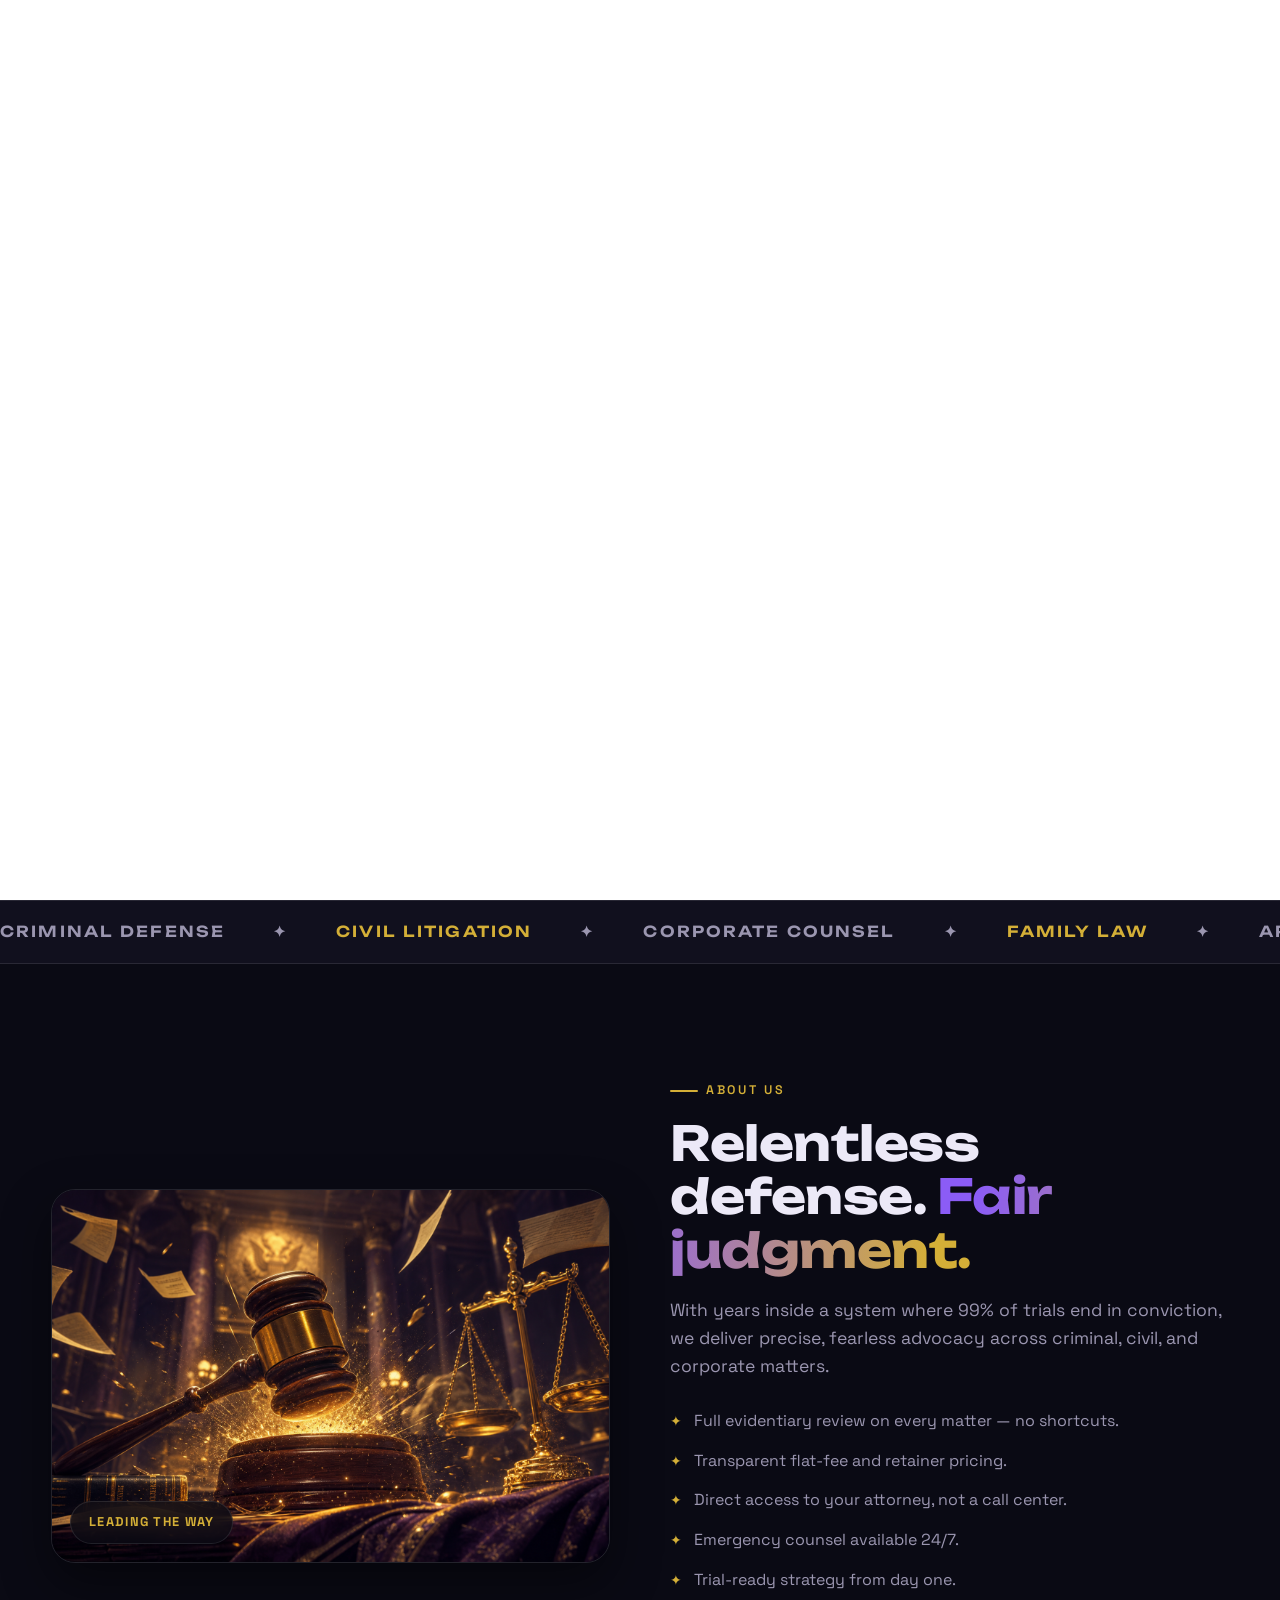
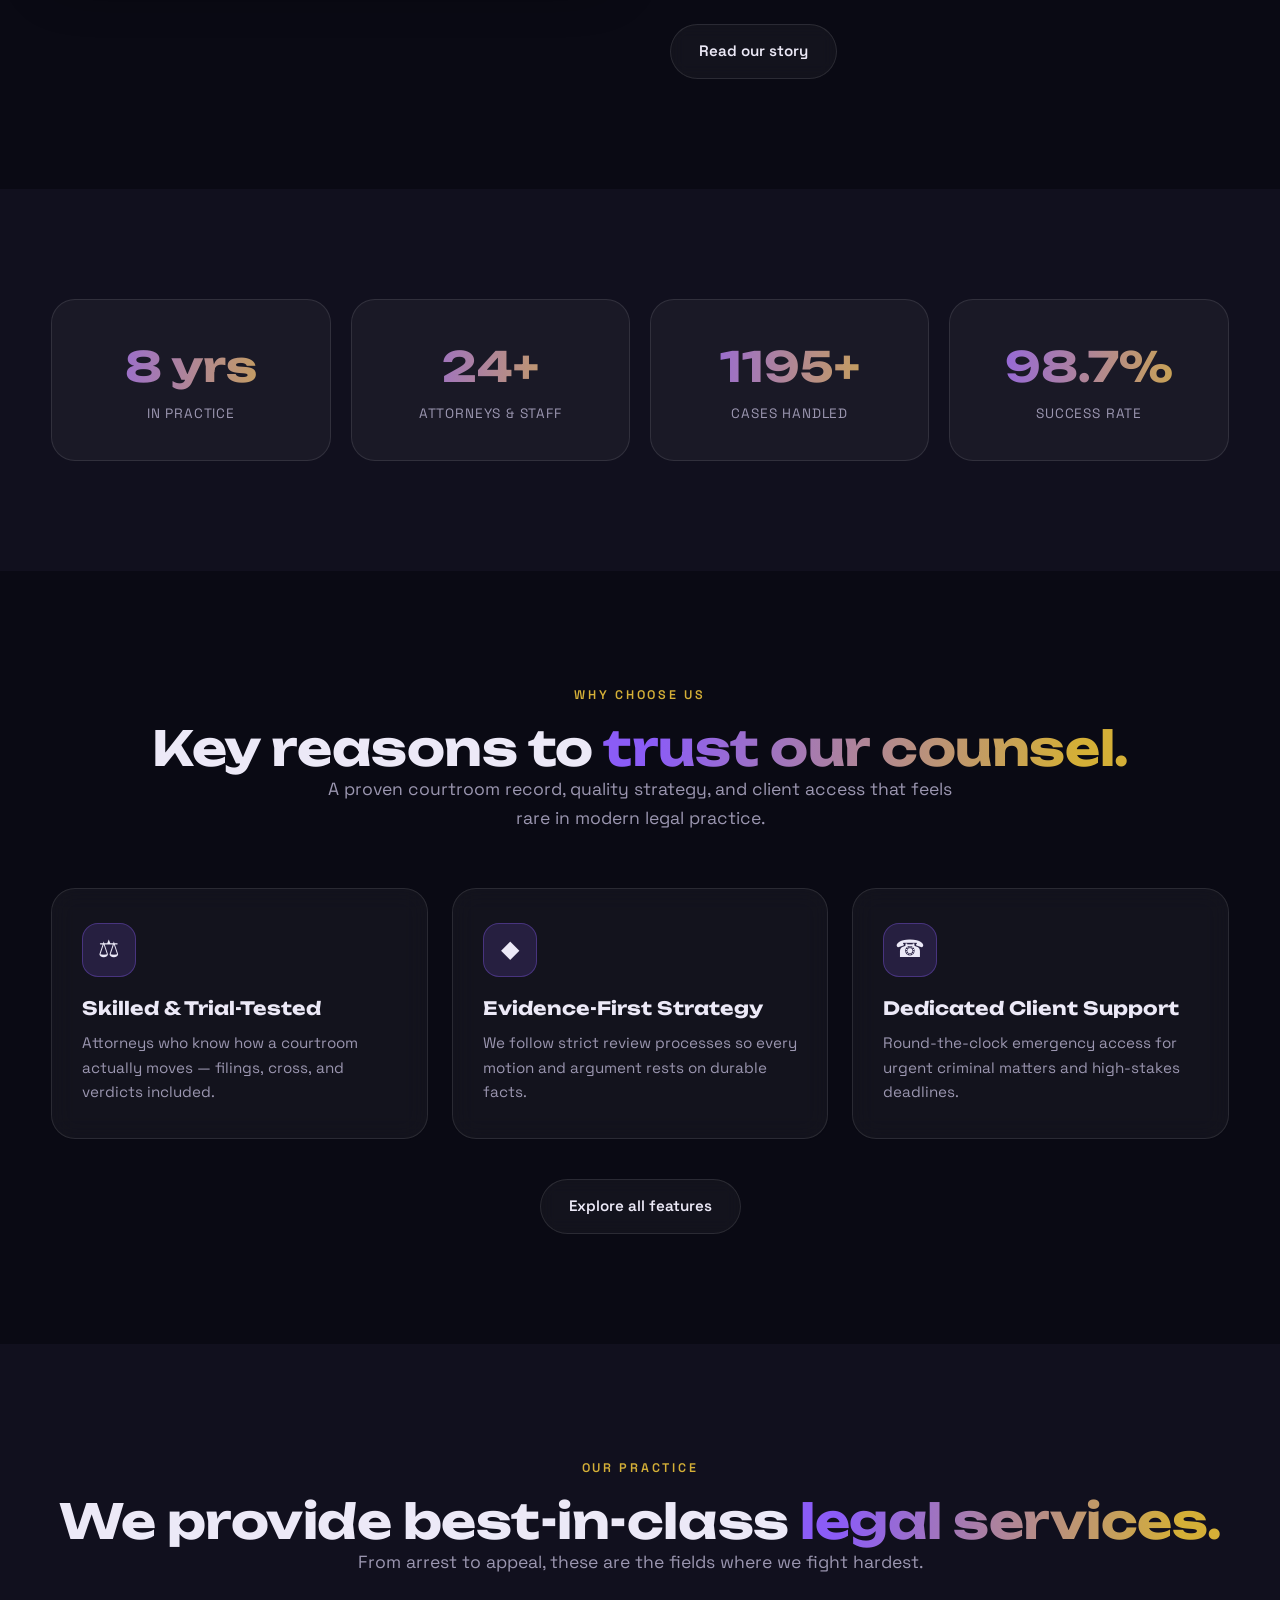
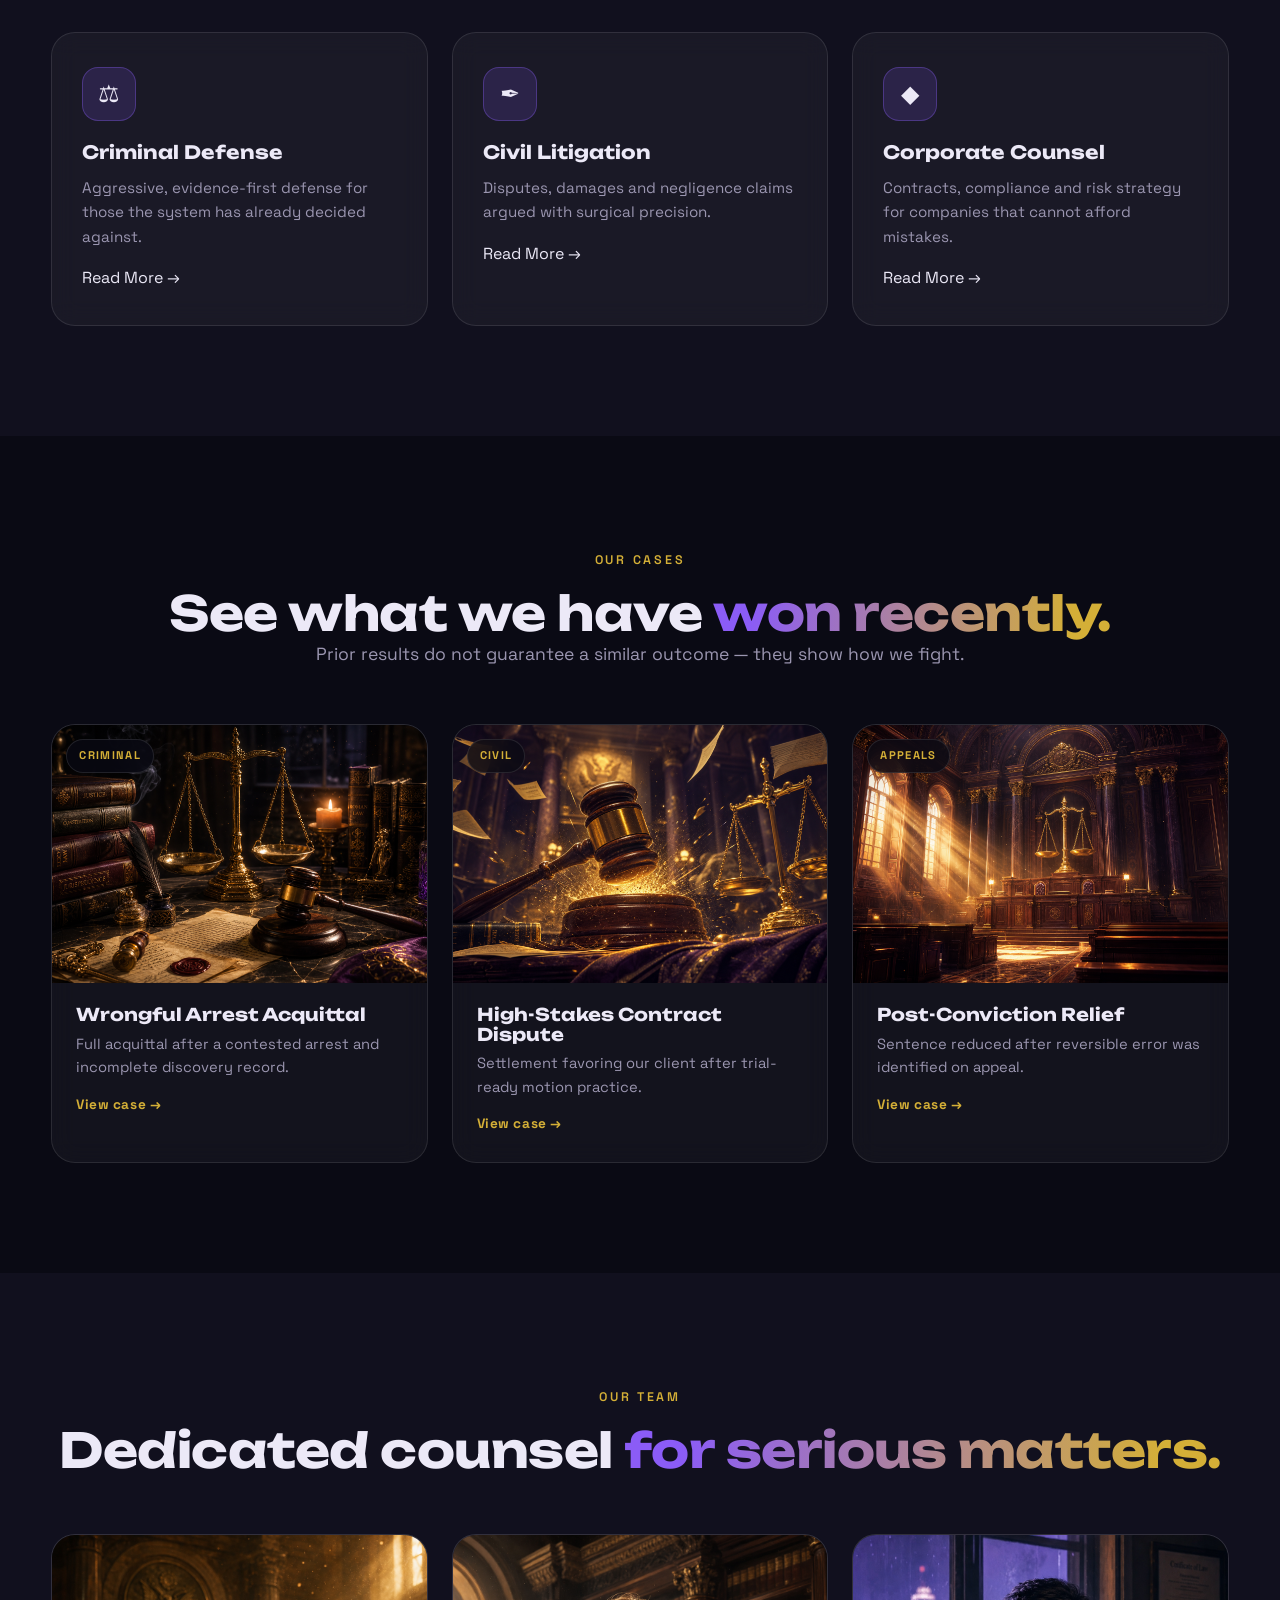
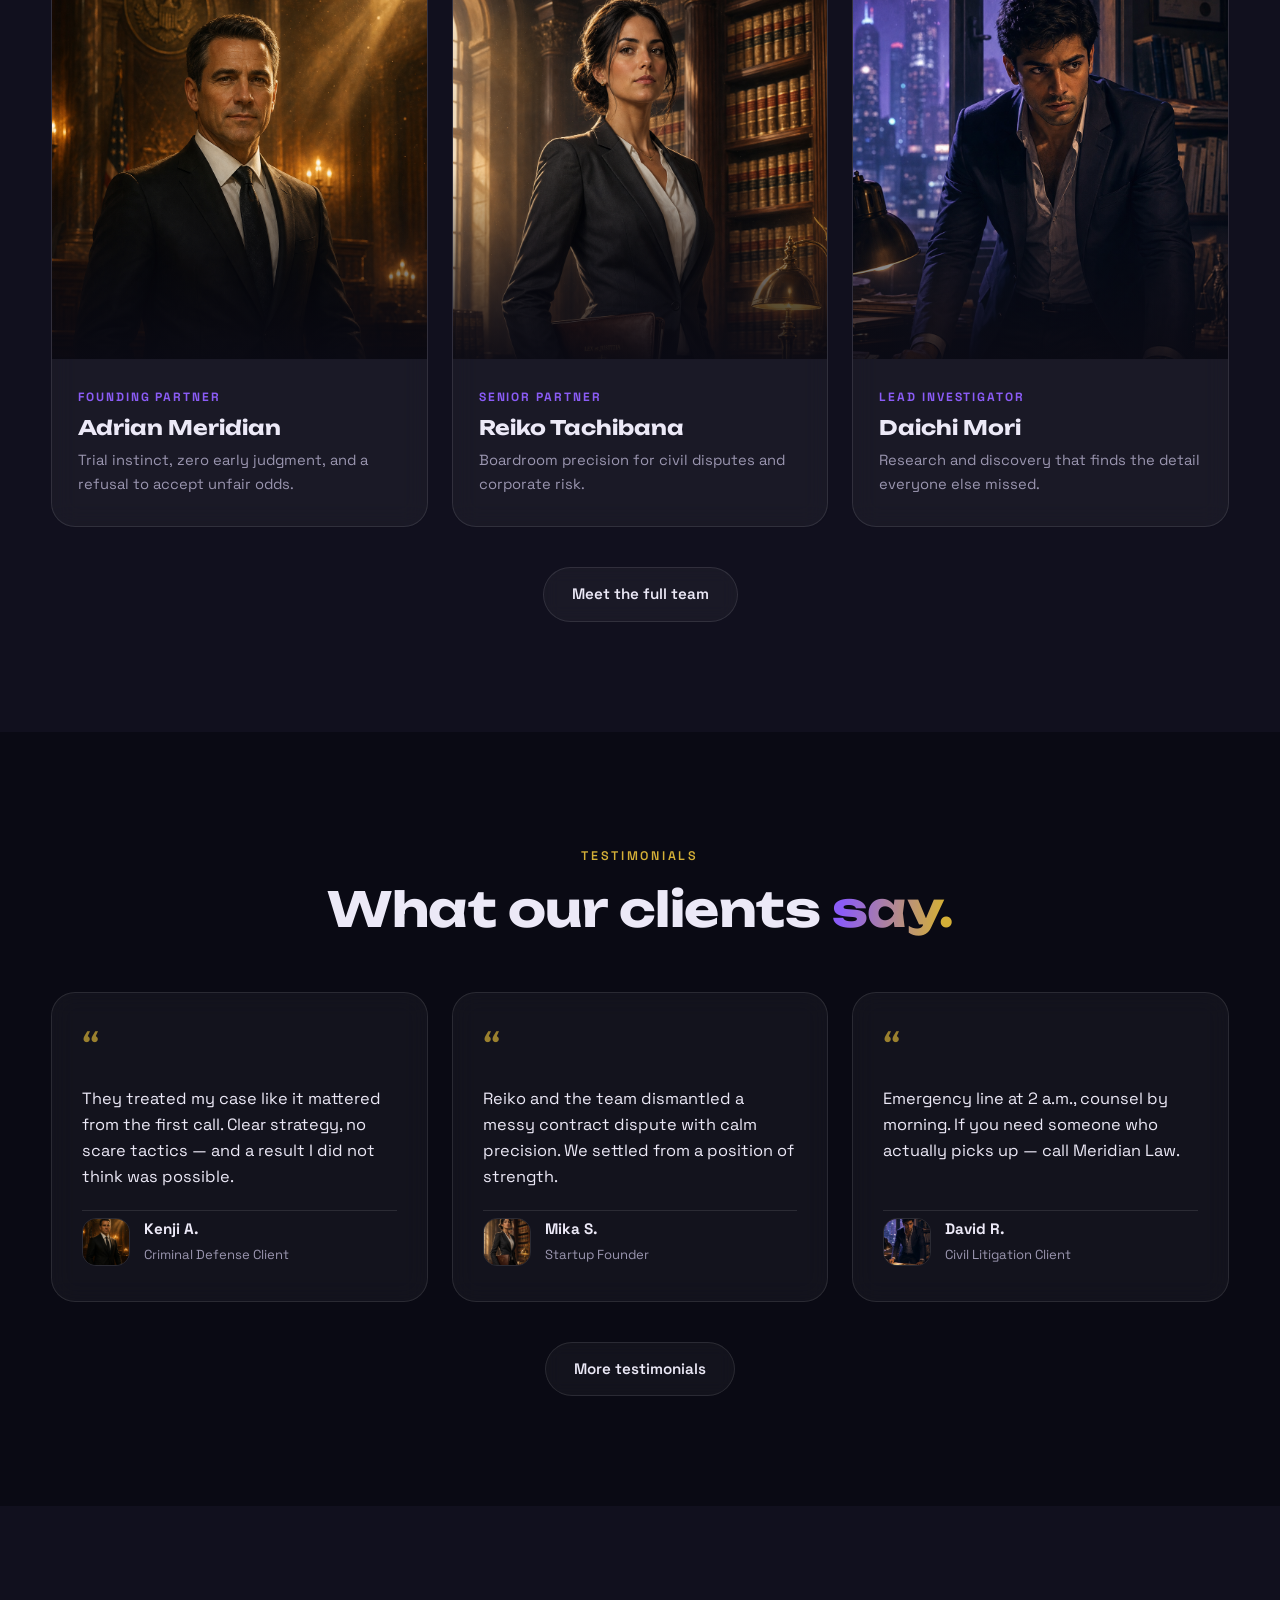
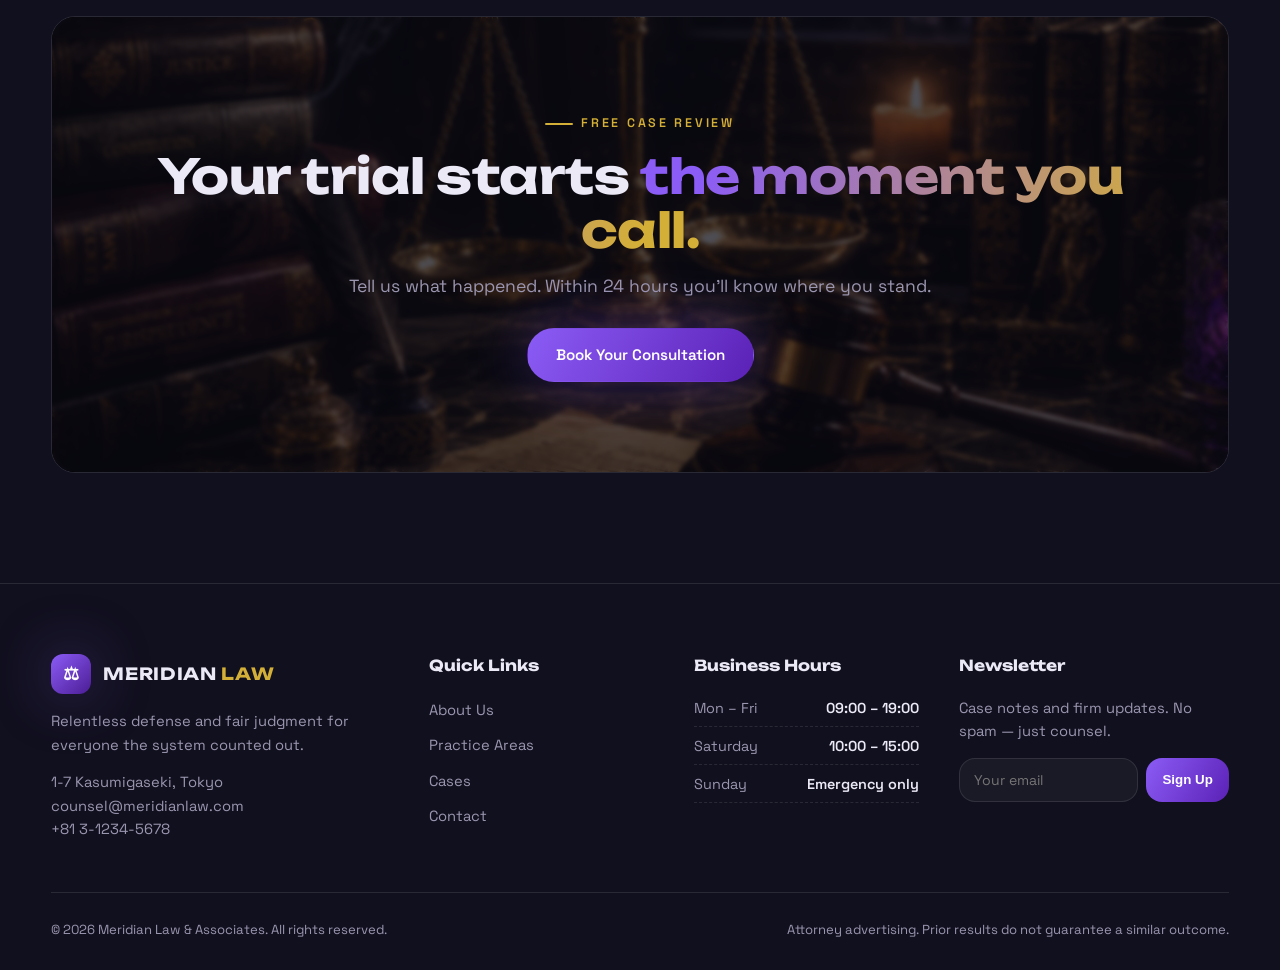
<file: index.html>
﻿<!DOCTYPE html>
<html lang="en" data-theme="night">
<head>
  <meta charset="UTF-8" />
  <meta name="viewport" content="width=device-width, initial-scale=1.0" />
  <title>Meridian Law — Judgment You Can Trust</title>
  <meta name="description" content="Meridian Law & Associates. Relentless defense, fair judgment. Criminal defense, civil litigation and corporate counsel." />
  <script>
    (function () {
      var t = localStorage.getItem("meridian-theme");
      if (t === "day" || t === "night") document.documentElement.setAttribute("data-theme", t);
    })();
  </script>
  <link rel="preconnect" href="https://fonts.googleapis.com" />
  <link rel="preconnect" href="https://fonts.gstatic.com" crossorigin />
  <link href="https://fonts.googleapis.com/css2?family=Unbounded:wght@500;600;700&family=Space+Grotesk:wght@400;500;600;700&display=swap" rel="stylesheet" />
  <link rel="stylesheet" href="css/style.css" />
</head>
<body>

  <div class="topbar">
    <div class="container">
      <div class="topbar-social">
        <span>Follow Us:</span>
        <a href="#" aria-label="Facebook">Fb</a>
        <a href="#" aria-label="X">X</a>
        <a href="#" aria-label="LinkedIn">in</a>
        <a href="#" aria-label="Instagram">Ig</a>
      </div>
      <a class="topbar-phone" href="tel:+81312345678">☎ Call Us: +81 3-1234-5678</a>
    </div>
  </div>

  <header class="navbar">
    <div class="container">
      <a href="index.html" class="brand">
        <span class="brand-mark">⚖</span>
        <span>MERIDIAN <em>LAW</em></span>
      </a>

      <nav>
        <ul class="nav-links">
          <li><a href="index.html" class="active">Home</a></li>
          <li><a href="about.html">About</a></li>
          <li><a href="practice.html">Practice Areas</a></li>
          <li class="has-dropdown">
            <a href="#">Pages</a>
            <ul class="dropdown-menu">
              <li><a href="cases.html">Cases</a></li>
              <li><a href="features.html">Features</a></li>
              <li><a href="attorneys.html">Attorneys</a></li>
              <li><a href="testimonials.html">Testimonials</a></li>
              <li><a href="news.html">News</a></li>
              <li><a href="404.html">404 Page</a></li>
            </ul>
          </li>
          <li><a href="contact.html">Contact</a></li>
        </ul>
      </nav>

      <div class="nav-actions">
        <a href="contact.html" class="nav-cta">Free Consultation</a>
        <button class="theme-toggle" aria-label="Toggle day / night mode">
          <svg class="icon-moon" viewBox="0 0 24 24" fill="none" stroke="currentColor" stroke-width="2" stroke-linecap="round"><path d="M21 12.8A9 9 0 1 1 11.2 3a7 7 0 0 0 9.8 9.8z"/></svg>
          <svg class="icon-sun" viewBox="0 0 24 24" fill="none" stroke="currentColor" stroke-width="2" stroke-linecap="round"><circle cx="12" cy="12" r="4"/><path d="M12 2v2M12 20v2M4.9 4.9l1.4 1.4M17.7 17.7l1.4 1.4M2 12h2M20 12h2M4.9 19.1l1.4-1.4M17.7 6.3l1.4-1.4"/></svg>
        </button>
        <button class="nav-burger" aria-label="Open menu">
          <span></span><span></span><span></span>
        </button>
      </div>
    </div>
  </header>

  <!-- ======= HERO ======= -->
  <section class="hero">
    <div class="hero-bg" style="background-image: url('images/hero-courtroom.png');"></div>
    <div class="container hero-grid">
      <div class="hero-content">
        <p class="eyebrow">8+ Years in Defense Excellence</p>
        <h1 class="display-xl">Every verdict deserves <span class="gradient-text">a fair trial.</span></h1>
        <p class="lead" style="margin-top:18px;">Trusted courtroom partner since 2018 — criminal defense, civil litigation, and counsel that never blinks first.</p>
        <div class="hero-cta" style="margin-top:28px;">
          <a href="cases.html" class="btn btn-ghost">Our Cases</a>
          <a href="practice.html" class="btn btn-ghost">View Practice Areas</a>
        </div>
      </div>

      <aside class="hero-form" aria-label="Case registration">
        <p class="eyebrow">Free case review</p>
        <h2 class="display-md">Register for consultation</h2>
        <p class="hero-form-note">Fill out this form — counsel responds within 24 hours. All submissions are confidential.</p>
        <form id="hero-register-form" class="hero-form-grid">
          <div class="field">
            <label for="hero-name">Full name</label>
            <input id="hero-name" name="name" type="text" placeholder="Your full name" required />
          </div>
          <div class="field">
            <label for="hero-phone">Phone / WhatsApp</label>
            <input id="hero-phone" name="phone" type="tel" placeholder="+81 90-0000-0000" required />
          </div>
          <div class="field">
            <label for="hero-email">Email</label>
            <input id="hero-email" name="email" type="email" placeholder="you@email.com" required />
          </div>
          <div class="field">
            <label for="hero-area">Matter type</label>
            <select id="hero-area" name="area" required>
              <option value="" disabled selected>Select an area</option>
              <option>Criminal Defense</option>
              <option>Civil Litigation</option>
              <option>Corporate Counsel</option>
              <option>Family Law</option>
              <option>Appeals &amp; Post-Conviction</option>
              <option>Digital &amp; IP Law</option>
              <option>Not sure yet</option>
            </select>
          </div>
          <div class="field full">
            <label for="hero-message">Briefly describe your matter</label>
            <textarea id="hero-message" name="message" rows="3" placeholder="Tell us what happened in a few lines..." required></textarea>
          </div>
          <div class="field full">
            <button type="submit" class="btn btn-primary hero-form-submit">Submit registration</button>
          </div>
        </form>
      </aside>
    </div>
  </section>

  <!-- ======= MARQUEE ======= -->
  <div class="marquee" aria-hidden="true">
    <div class="marquee-track">
      <span>Criminal Defense</span><span>✦</span><span><em>Civil Litigation</em></span><span>✦</span>
      <span>Corporate Counsel</span><span>✦</span><span><em>Family Law</em></span><span>✦</span>
      <span>Appeals</span><span>✦</span><span><em>Judgment You Can Trust</em></span><span>✦</span>
      <span>Criminal Defense</span><span>✦</span><span><em>Civil Litigation</em></span><span>✦</span>
      <span>Corporate Counsel</span><span>✦</span><span><em>Family Law</em></span><span>✦</span>
      <span>Appeals</span><span>✦</span><span><em>Judgment You Can Trust</em></span><span>✦</span>
    </div>
  </div>

  <!-- ======= ABOUT ======= -->
  <section class="section">
    <div class="container split">
      <div class="split-media reveal">
        <img src="images/courtroom-gavel.png" alt="A gavel striking in a golden courtroom" />
        <span class="floating-tag">Leading the way</span>
      </div>
      <div class="split-body reveal">
        <p class="eyebrow">About Us</p>
        <h2 class="display-lg">Relentless defense. <span class="gradient-text">Fair judgment.</span></h2>
        <p class="lead">With years inside a system where 99% of trials end in conviction, we deliver precise, fearless advocacy across criminal, civil, and corporate matters.</p>
        <ul class="checklist">
          <li>Full evidentiary review on every matter — no shortcuts.</li>
          <li>Transparent flat-fee and retainer pricing.</li>
          <li>Direct access to your attorney, not a call center.</li>
          <li>Emergency counsel available 24/7.</li>
          <li>Trial-ready strategy from day one.</li>
        </ul>
        <a href="about.html" class="btn btn-ghost">Read our story</a>
      </div>
    </div>
  </section>

  <!-- ======= STATS ======= -->
  <section class="section section-soft">
    <div class="container">
      <div class="stats reveal">
        <div class="stat"><b data-count="8" data-suffix=" yrs">0</b><small>In practice</small></div>
        <div class="stat"><b data-count="24" data-suffix="+">0</b><small>Attorneys &amp; staff</small></div>
        <div class="stat"><b data-count="1200" data-suffix="+">0</b><small>Cases handled</small></div>
        <div class="stat"><b data-count="99.1" data-suffix="%">0</b><small>Success rate</small></div>
      </div>
    </div>
  </section>

  <!-- ======= WHY CHOOSE US ======= -->
  <section class="section">
    <div class="container">
      <div class="section-head center reveal">
        <p class="eyebrow">Why Choose Us</p>
        <h2 class="display-lg">Key reasons to <span class="gradient-text">trust our counsel.</span></h2>
        <p class="lead">A proven courtroom record, quality strategy, and client access that feels rare in modern legal practice.</p>
      </div>
      <div class="grid grid-3">
        <article class="card reveal">
          <div class="card-icon">⚖</div>
          <h3>Skilled &amp; Trial-Tested</h3>
          <p>Attorneys who know how a courtroom actually moves — filings, cross, and verdicts included.</p>
        </article>
        <article class="card reveal">
          <div class="card-icon">◆</div>
          <h3>Evidence-First Strategy</h3>
          <p>We follow strict review processes so every motion and argument rests on durable facts.</p>
        </article>
        <article class="card reveal">
          <div class="card-icon">☎</div>
          <h3>Dedicated Client Support</h3>
          <p>Round-the-clock emergency access for urgent criminal matters and high-stakes deadlines.</p>
        </article>
      </div>
      <div style="text-align:center; margin-top:40px;" class="reveal">
        <a href="features.html" class="btn btn-ghost">Explore all features</a>
      </div>
    </div>
  </section>

  <!-- ======= PRACTICE ======= -->
  <section class="section section-soft">
    <div class="container">
      <div class="section-head center reveal">
        <p class="eyebrow">Our Practice</p>
        <h2 class="display-lg">We provide best-in-class <span class="gradient-text">legal services.</span></h2>
        <p class="lead">From arrest to appeal, these are the fields where we fight hardest.</p>
      </div>
      <div class="grid grid-3">
        <article class="card reveal">
          <div class="card-icon">⚖</div>
          <h3>Criminal Defense</h3>
          <p>Aggressive, evidence-first defense for those the system has already decided against.</p>
          <a href="practice.html" class="card-link" style="margin-top:16px; display:inline-flex;">Read More →</a>
        </article>
        <article class="card reveal">
          <div class="card-icon">✒</div>
          <h3>Civil Litigation</h3>
          <p>Disputes, damages and negligence claims argued with surgical precision.</p>
          <a href="practice.html" class="card-link" style="margin-top:16px; display:inline-flex;">Read More →</a>
        </article>
        <article class="card reveal">
          <div class="card-icon">◆</div>
          <h3>Corporate Counsel</h3>
          <p>Contracts, compliance and risk strategy for companies that cannot afford mistakes.</p>
          <a href="practice.html" class="card-link" style="margin-top:16px; display:inline-flex;">Read More →</a>
        </article>
      </div>
    </div>
  </section>

  <!-- ======= CASES ======= -->
  <section class="section">
    <div class="container">
      <div class="section-head center reveal">
        <p class="eyebrow">Our Cases</p>
        <h2 class="display-lg">See what we have <span class="gradient-text">won recently.</span></h2>
        <p class="lead">Prior results do not guarantee a similar outcome — they show how we fight.</p>
      </div>
      <div class="grid grid-3">
        <article class="card case-card reveal">
          <div class="case-photo">
            <img src="images/scales-still.png" alt="Criminal defense case" />
            <span class="case-cat">Criminal</span>
          </div>
          <div class="case-body">
            <h3>Wrongful Arrest Acquittal</h3>
            <p>Full acquittal after a contested arrest and incomplete discovery record.</p>
            <a href="cases.html" class="card-link">View case →</a>
          </div>
        </article>
        <article class="card case-card reveal">
          <div class="case-photo">
            <img src="images/courtroom-gavel.png" alt="Civil litigation case" />
            <span class="case-cat">Civil</span>
          </div>
          <div class="case-body">
            <h3>High-Stakes Contract Dispute</h3>
            <p>Settlement favoring our client after trial-ready motion practice.</p>
            <a href="cases.html" class="card-link">View case →</a>
          </div>
        </article>
        <article class="card case-card reveal">
          <div class="case-photo">
            <img src="images/hero-courtroom.png" alt="Appeals case" />
            <span class="case-cat">Appeals</span>
          </div>
          <div class="case-body">
            <h3>Post-Conviction Relief</h3>
            <p>Sentence reduced after reversible error was identified on appeal.</p>
            <a href="cases.html" class="card-link">View case →</a>
          </div>
        </article>
      </div>
    </div>
  </section>

  <!-- ======= TEAM ======= -->
  <section class="section section-soft">
    <div class="container">
      <div class="section-head center reveal">
        <p class="eyebrow">Our Team</p>
        <h2 class="display-lg">Dedicated counsel <span class="gradient-text">for serious matters.</span></h2>
      </div>
      <div class="grid grid-3">
        <article class="card attorney-card reveal">
          <div class="attorney-photo">
            <img src="images/attorney-hiromi.png" alt="Adrian Meridian" />
          </div>
          <div class="attorney-info">
            <span class="role">Founding Partner</span>
            <h3>Adrian Meridian</h3>
            <p>Trial instinct, zero early judgment, and a refusal to accept unfair odds.</p>
          </div>
        </article>
        <article class="card attorney-card reveal">
          <div class="attorney-photo">
            <img src="images/attorney-reiko.png" alt="Reiko Tachibana" />
          </div>
          <div class="attorney-info">
            <span class="role">Senior Partner</span>
            <h3>Reiko Tachibana</h3>
            <p>Boardroom precision for civil disputes and corporate risk.</p>
          </div>
        </article>
        <article class="card attorney-card reveal">
          <div class="attorney-photo">
            <img src="images/attorney-daichi.png" alt="Daichi Mori" />
          </div>
          <div class="attorney-info">
            <span class="role">Lead Investigator</span>
            <h3>Daichi Mori</h3>
            <p>Research and discovery that finds the detail everyone else missed.</p>
          </div>
        </article>
      </div>
      <div style="text-align:center; margin-top:40px;" class="reveal">
        <a href="attorneys.html" class="btn btn-ghost">Meet the full team</a>
      </div>
    </div>
  </section>

  <!-- ======= TESTIMONIALS ======= -->
  <section class="section">
    <div class="container">
      <div class="section-head center reveal">
        <p class="eyebrow">Testimonials</p>
        <h2 class="display-lg">What our clients <span class="gradient-text">say.</span></h2>
      </div>
      <div class="grid grid-3">
        <article class="card testimonial-card reveal">
          <div class="quote-mark">“</div>
          <blockquote>They treated my case like it mattered from the first call. Clear strategy, no scare tactics — and a result I did not think was possible.</blockquote>
          <div class="testimonial-meta">
            <img class="avatar" src="images/attorney-hiromi.png" alt="" />
            <div>
              <strong>Kenji A.</strong>
              <span>Criminal Defense Client</span>
            </div>
          </div>
        </article>
        <article class="card testimonial-card reveal">
          <div class="quote-mark">“</div>
          <blockquote>Reiko and the team dismantled a messy contract dispute with calm precision. We settled from a position of strength.</blockquote>
          <div class="testimonial-meta">
            <img class="avatar" src="images/attorney-reiko.png" alt="" />
            <div>
              <strong>Mika S.</strong>
              <span>Startup Founder</span>
            </div>
          </div>
        </article>
        <article class="card testimonial-card reveal">
          <div class="quote-mark">“</div>
          <blockquote>Emergency line at 2 a.m., counsel by morning. If you need someone who actually picks up — call Meridian Law.</blockquote>
          <div class="testimonial-meta">
            <img class="avatar" src="images/attorney-daichi.png" alt="" />
            <div>
              <strong>David R.</strong>
              <span>Civil Litigation Client</span>
            </div>
          </div>
        </article>
      </div>
      <div style="text-align:center; margin-top:40px;" class="reveal">
        <a href="testimonials.html" class="btn btn-ghost">More testimonials</a>
      </div>
    </div>
  </section>

  <!-- ======= CTA ======= -->
  <section class="section section-soft">
    <div class="container">
      <div class="verdict reveal">
        <div class="verdict-bg" style="background-image: url('images/scales-still.png');"></div>
        <p class="eyebrow" style="justify-content:center;">Free case review</p>
        <h2 class="display-lg" style="margin-bottom:14px;">Your trial starts <span class="gradient-text">the moment you call.</span></h2>
        <p class="lead" style="margin:0 auto 28px;">Tell us what happened. Within 24 hours you'll know where you stand.</p>
        <a href="contact.html" class="btn btn-primary">Book Your Consultation</a>
      </div>
    </div>
  </section>

  <footer class="footer">
    <div class="container">
      <div class="footer-grid">
        <div>
          <a href="index.html" class="brand">
            <span class="brand-mark">⚖</span>
            <span>MERIDIAN <em>LAW</em></span>
          </a>
          <p class="about-line">Relentless defense and fair judgment for everyone the system counted out.</p>
          <p class="about-line" style="margin-top:14px;">1-7 Kasumigaseki, Tokyo<br />counsel@meridianlaw.com<br />+81 3-1234-5678</p>
        </div>
        <div>
          <h4>Quick Links</h4>
          <ul>
            <li><a href="about.html">About Us</a></li>
            <li><a href="practice.html">Practice Areas</a></li>
            <li><a href="cases.html">Cases</a></li>
            <li><a href="contact.html">Contact</a></li>
          </ul>
        </div>
        <div>
          <h4>Business Hours</h4>
          <div class="footer-hours">
            <div><span>Mon – Fri</span><b>09:00 – 19:00</b></div>
            <div><span>Saturday</span><b>10:00 – 15:00</b></div>
            <div><span>Sunday</span><b>Emergency only</b></div>
          </div>
        </div>
        <div>
          <h4>Newsletter</h4>
          <p class="about-line">Case notes and firm updates. No spam — just counsel.</p>
          <form class="newsletter">
            <input type="email" placeholder="Your email" required />
            <button type="submit">Sign Up</button>
          </form>
        </div>
      </div>
      <div class="footer-bottom">
        <span>© 2026 Meridian Law &amp; Associates. All rights reserved.</span>
        <span>Attorney advertising. Prior results do not guarantee a similar outcome.</span>
      </div>
    </div>
  </footer>

  <script src="js/main.js"></script>
</body>
</html>
</file>
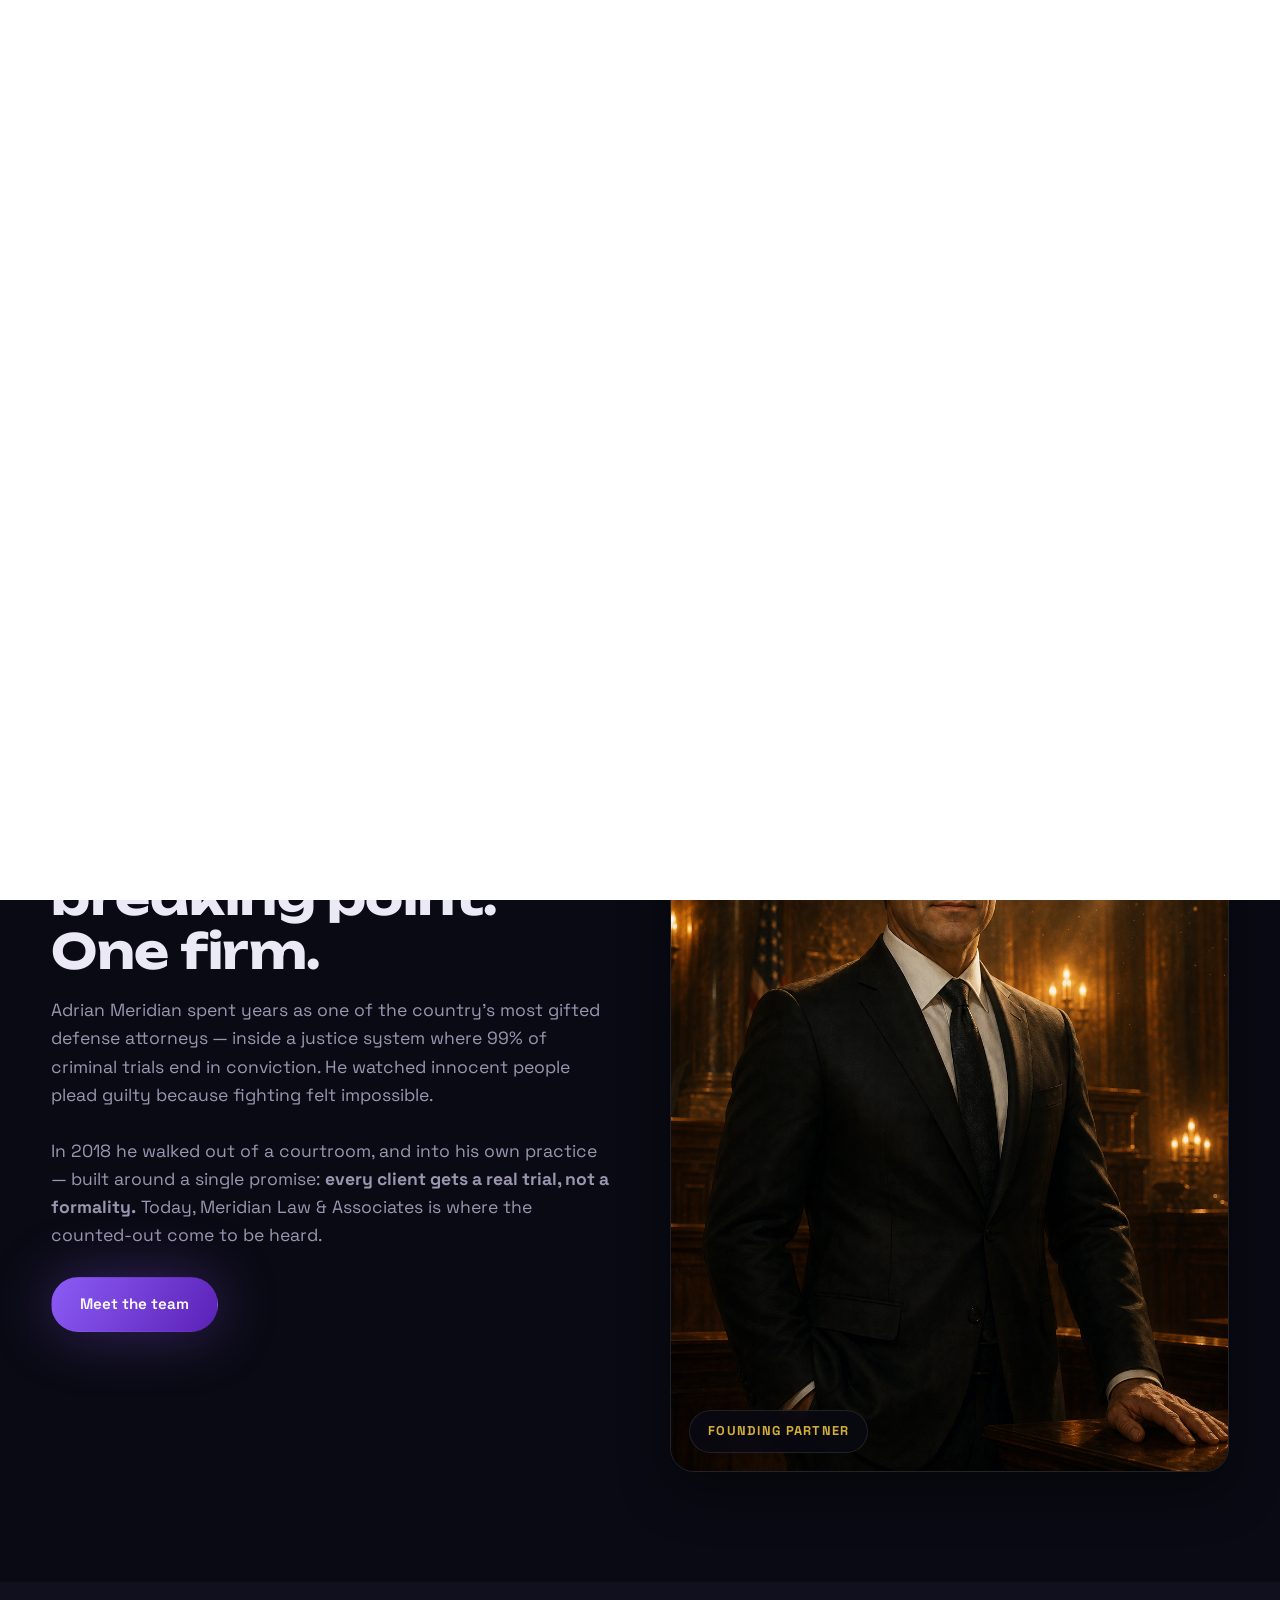
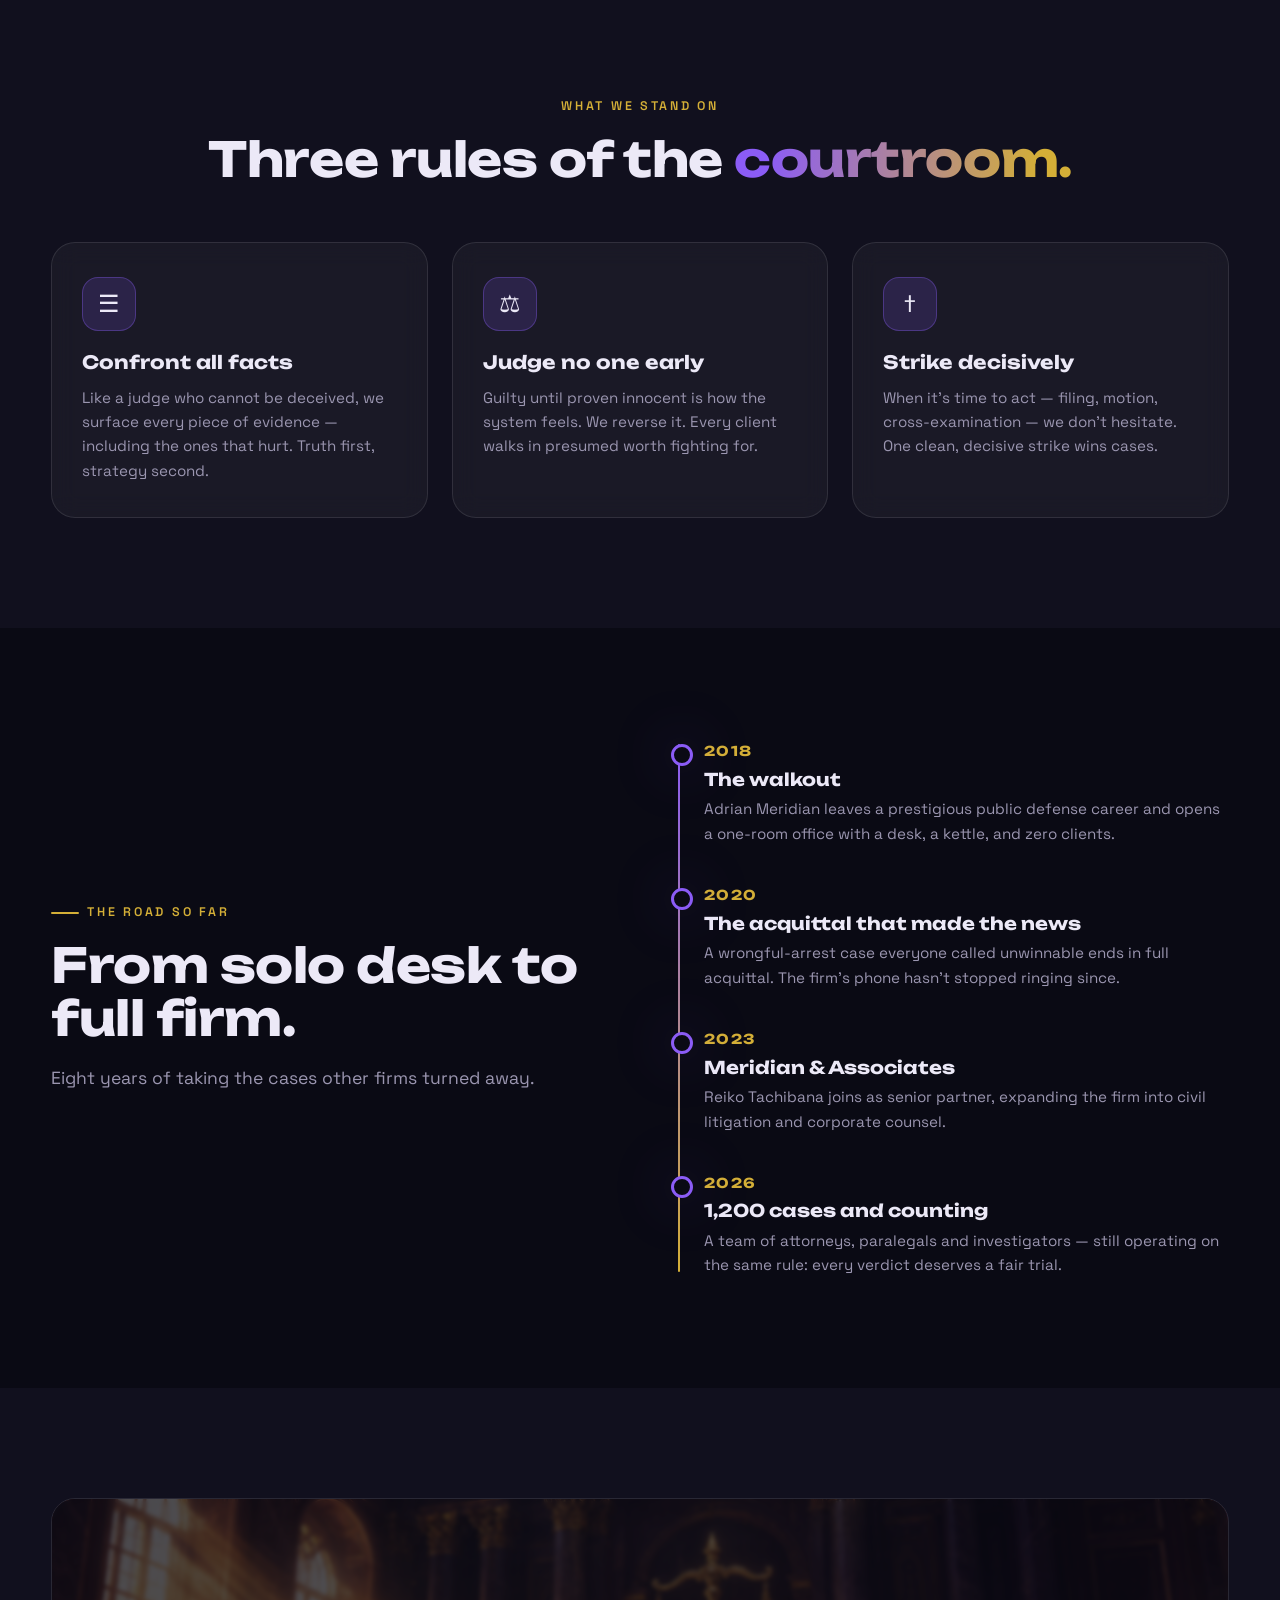
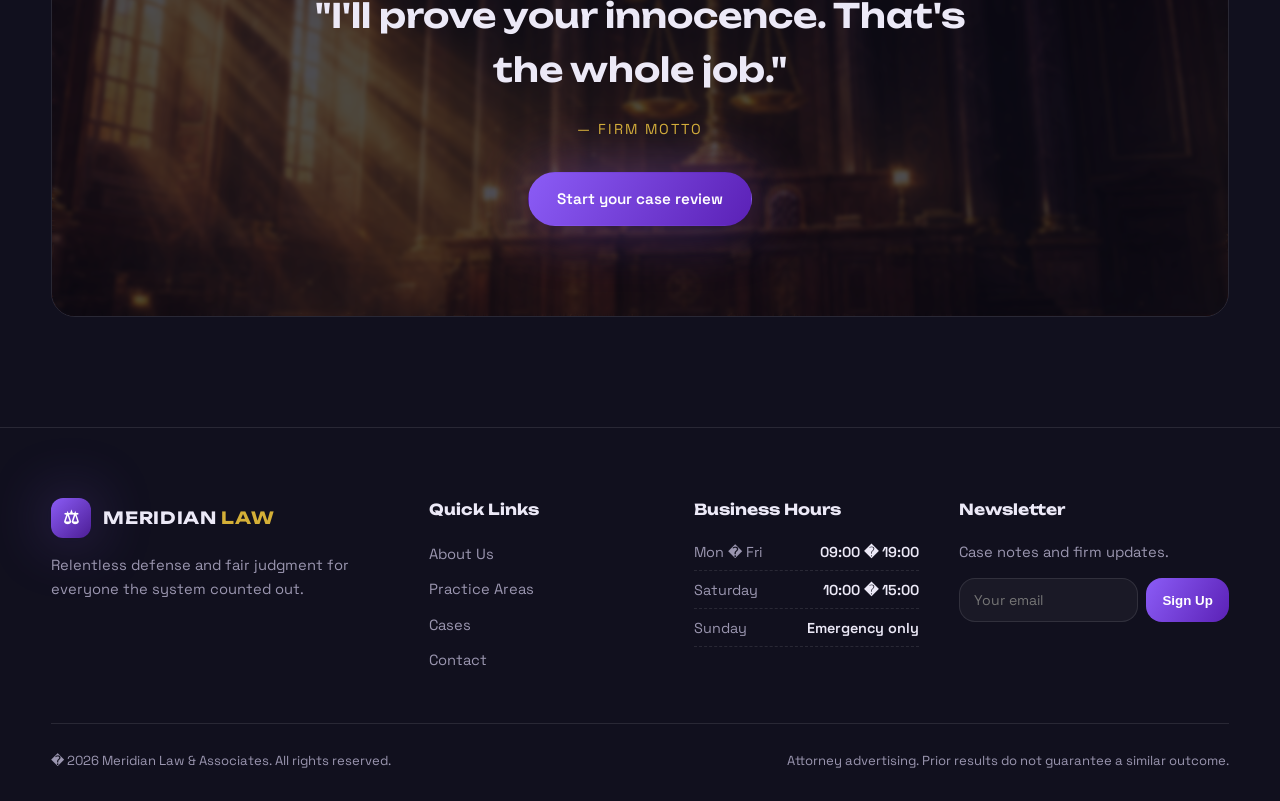
<file: about.html>
﻿<!DOCTYPE html>
<html lang="en" data-theme="night">
<head>
  <meta charset="UTF-8" />
  <meta name="viewport" content="width=device-width, initial-scale=1.0" />
  <title>About — Meridian Law</title>
  <meta name="description" content="The story of Meridian Law & Associates — built by a defense attorney who refused to accept a 99% conviction rate." />
  <script>
    (function () {
      var t = localStorage.getItem("meridian-theme");
      if (t === "day" || t === "night") document.documentElement.setAttribute("data-theme", t);
    })();
  </script>
  <link rel="preconnect" href="https://fonts.googleapis.com" />
  <link rel="preconnect" href="https://fonts.gstatic.com" crossorigin />
  <link href="https://fonts.googleapis.com/css2?family=Unbounded:wght@500;600;700&family=Space+Grotesk:wght@400;500;600;700&display=swap" rel="stylesheet" />
  <link rel="stylesheet" href="css/style.css" />
</head>
<body>

  <div class="topbar">
    <div class="container">
      <div class="topbar-social">
        <span>Follow Us:</span>
        <a href="#" aria-label="Facebook">Fb</a>
        <a href="#" aria-label="X">X</a>
        <a href="#" aria-label="LinkedIn">in</a>
        <a href="#" aria-label="Instagram">Ig</a>
      </div>
      <a class="topbar-phone" href="tel:+81312345678">&#9742; Call Us: +81 3-1234-5678</a>
    </div>
  </div>

  <header class="navbar">
    <div class="container">
      <a href="index.html" class="brand">
        <span class="brand-mark">&#9878;</span>
        <span>MERIDIAN <em>LAW</em></span>
      </a>
      <nav>
        <ul class="nav-links">
          <li><a href="index.html">Home</a></li>
          <li><a href="about.html" class="active">About</a></li>
          <li><a href="practice.html">Practice Areas</a></li>
          <li class="has-dropdown">
            <a href="#">Pages</a>
            <ul class="dropdown-menu">
              <li><a href="cases.html">Cases</a></li>
              <li><a href="features.html">Features</a></li>
              <li><a href="attorneys.html">Attorneys</a></li>
              <li><a href="testimonials.html">Testimonials</a></li>
              <li><a href="news.html">News</a></li>
              <li><a href="404.html">404 Page</a></li>
            </ul>
          </li>
          <li><a href="contact.html">Contact</a></li>
        </ul>
      </nav>
      <div class="nav-actions">
        <a href="contact.html" class="nav-cta">Free Consultation</a>
        <button class="theme-toggle" aria-label="Toggle day / night mode">
          <svg class="icon-moon" viewBox="0 0 24 24" fill="none" stroke="currentColor" stroke-width="2" stroke-linecap="round"><path d="M21 12.8A9 9 0 1 1 11.2 3a7 7 0 0 0 9.8 9.8z"/></svg>
          <svg class="icon-sun" viewBox="0 0 24 24" fill="none" stroke="currentColor" stroke-width="2" stroke-linecap="round"><circle cx="12" cy="12" r="4"/><path d="M12 2v2M12 20v2M4.9 4.9l1.4 1.4M17.7 17.7l1.4 1.4M2 12h2M20 12h2M4.9 19.1l1.4-1.4M17.7 6.3l1.4-1.4"/></svg>
        </button>
        <button class="nav-burger" aria-label="Open menu"><span></span><span></span><span></span></button>
      </div>
    </div>
  </header>

  <!-- ======= PAGE HERO ======= -->
  <section class="page-hero">
    <div class="hero-bg" style="background-image: url('images/courtroom-gavel.png');"></div>
    <div class="container">
      <p class="eyebrow">About the firm</p>
      <h1 class="display-xl">Born from a system that <span class="gradient-text">never loses.</span></h1>
      <div class="breadcrumb">
        <a href="index.html">Home</a>
        <span class="sep">/</span>
        <span class="current">About</span>
      </div>
    </div>
  </section>

  <!-- ======= STORY ======= -->
  <section class="section">
    <div class="container split reverse">
      <div class="split-media reveal">
        <img src="images/attorney-hiromi.png" alt="Founding partner standing in a golden courtroom" />
        <span class="floating-tag">Founding Partner</span>
      </div>
      <div class="split-body reveal">
        <p class="eyebrow">Our story</p>
        <h2 class="display-lg">One lawyer. One breaking point. One firm.</h2>
        <p class="lead">Adrian Meridian spent years as one of the country's most gifted defense attorneys — inside a justice system where 99% of criminal trials end in conviction. He watched innocent people plead guilty because fighting felt impossible.</p>
        <p class="lead">In 2018 he walked out of a courtroom, and into his own practice — built around a single promise: <strong>every client gets a real trial, not a formality.</strong> Today, Meridian Law &amp; Associates is where the counted-out come to be heard.</p>
        <a href="attorneys.html" class="btn btn-primary">Meet the team</a>
      </div>
    </div>
  </section>

  <!-- ======= VALUES ======= -->
  <section class="section section-soft">
    <div class="container">
      <div class="section-head center reveal">
        <p class="eyebrow">What we stand on</p>
        <h2 class="display-lg">Three rules of the <span class="gradient-text">courtroom.</span></h2>
      </div>
      <div class="grid grid-3">
        <article class="card reveal">
          <div class="card-icon">&#9776;</div>
          <h3>Confront all facts</h3>
          <p>Like a judge who cannot be deceived, we surface every piece of evidence — including the ones that hurt. Truth first, strategy second.</p>
        </article>
        <article class="card reveal">
          <div class="card-icon">&#9878;</div>
          <h3>Judge no one early</h3>
          <p>Guilty until proven innocent is how the system feels. We reverse it. Every client walks in presumed worth fighting for.</p>
        </article>
        <article class="card reveal">
          <div class="card-icon">&dagger;</div>
          <h3>Strike decisively</h3>
          <p>When it's time to act — filing, motion, cross-examination — we don't hesitate. One clean, decisive strike wins cases.</p>
        </article>
      </div>
    </div>
  </section>

  <!-- ======= TIMELINE ======= -->
  <section class="section">
    <div class="container split">
      <div class="split-body reveal">
        <p class="eyebrow">The road so far</p>
        <h2 class="display-lg">From solo desk to full firm.</h2>
        <p class="lead" style="margin-top:18px;">Eight years of taking the cases other firms turned away.</p>
      </div>
      <div class="timeline reveal">
        <div class="timeline-item">
          <b>2018</b>
          <h3>The walkout</h3>
          <p>Adrian Meridian leaves a prestigious public defense career and opens a one-room office with a desk, a kettle, and zero clients.</p>
        </div>
        <div class="timeline-item">
          <b>2020</b>
          <h3>The acquittal that made the news</h3>
          <p>A wrongful-arrest case everyone called unwinnable ends in full acquittal. The firm's phone hasn't stopped ringing since.</p>
        </div>
        <div class="timeline-item">
          <b>2023</b>
          <h3>Meridian & Associates</h3>
          <p>Reiko Tachibana joins as senior partner, expanding the firm into civil litigation and corporate counsel.</p>
        </div>
        <div class="timeline-item">
          <b>2026</b>
          <h3>1,200 cases and counting</h3>
          <p>A team of attorneys, paralegals and investigators — still operating on the same rule: every verdict deserves a fair trial.</p>
        </div>
      </div>
    </div>
  </section>

  <!-- ======= CTA ======= -->
  <section class="section section-soft">
    <div class="container">
      <div class="verdict reveal">
        <div class="verdict-bg" style="background-image: url('images/hero-courtroom.png');"></div>
        <blockquote>"I'll prove your innocence. That's the whole job."</blockquote>
        <cite>— Firm motto</cite>
        <div style="margin-top:30px;">
          <a href="contact.html" class="btn btn-primary">Start your case review</a>
        </div>
      </div>
    </div>
  </section>

  <footer class="footer">
    <div class="container">
      <div class="footer-grid">
        <div>
          <a href="index.html" class="brand"><span class="brand-mark">&#9878;</span><span>MERIDIAN <em>LAW</em></span></a>
          <p class="about-line">Relentless defense and fair judgment for everyone the system counted out.</p>
        </div>
        <div>
          <h4>Quick Links</h4>
          <ul>
            <li><a href="about.html">About Us</a></li>
            <li><a href="practice.html">Practice Areas</a></li>
            <li><a href="cases.html">Cases</a></li>
            <li><a href="contact.html">Contact</a></li>
          </ul>
        </div>
        <div>
          <h4>Business Hours</h4>
          <div class="footer-hours">
            <div><span>Mon � Fri</span><b>09:00 � 19:00</b></div>
            <div><span>Saturday</span><b>10:00 � 15:00</b></div>
            <div><span>Sunday</span><b>Emergency only</b></div>
          </div>
        </div>
        <div>
          <h4>Newsletter</h4>
          <p class="about-line">Case notes and firm updates.</p>
          <form class="newsletter">
            <input type="email" placeholder="Your email" required />
            <button type="submit">Sign Up</button>
          </form>
        </div>
      </div>
      <div class="footer-bottom">
        <span>� 2026 Meridian Law &amp; Associates. All rights reserved.</span>
        <span>Attorney advertising. Prior results do not guarantee a similar outcome.</span>
      </div>
    </div>
  </footer>

  <script src="js/main.js"></script>
</body>
</html>
</file>
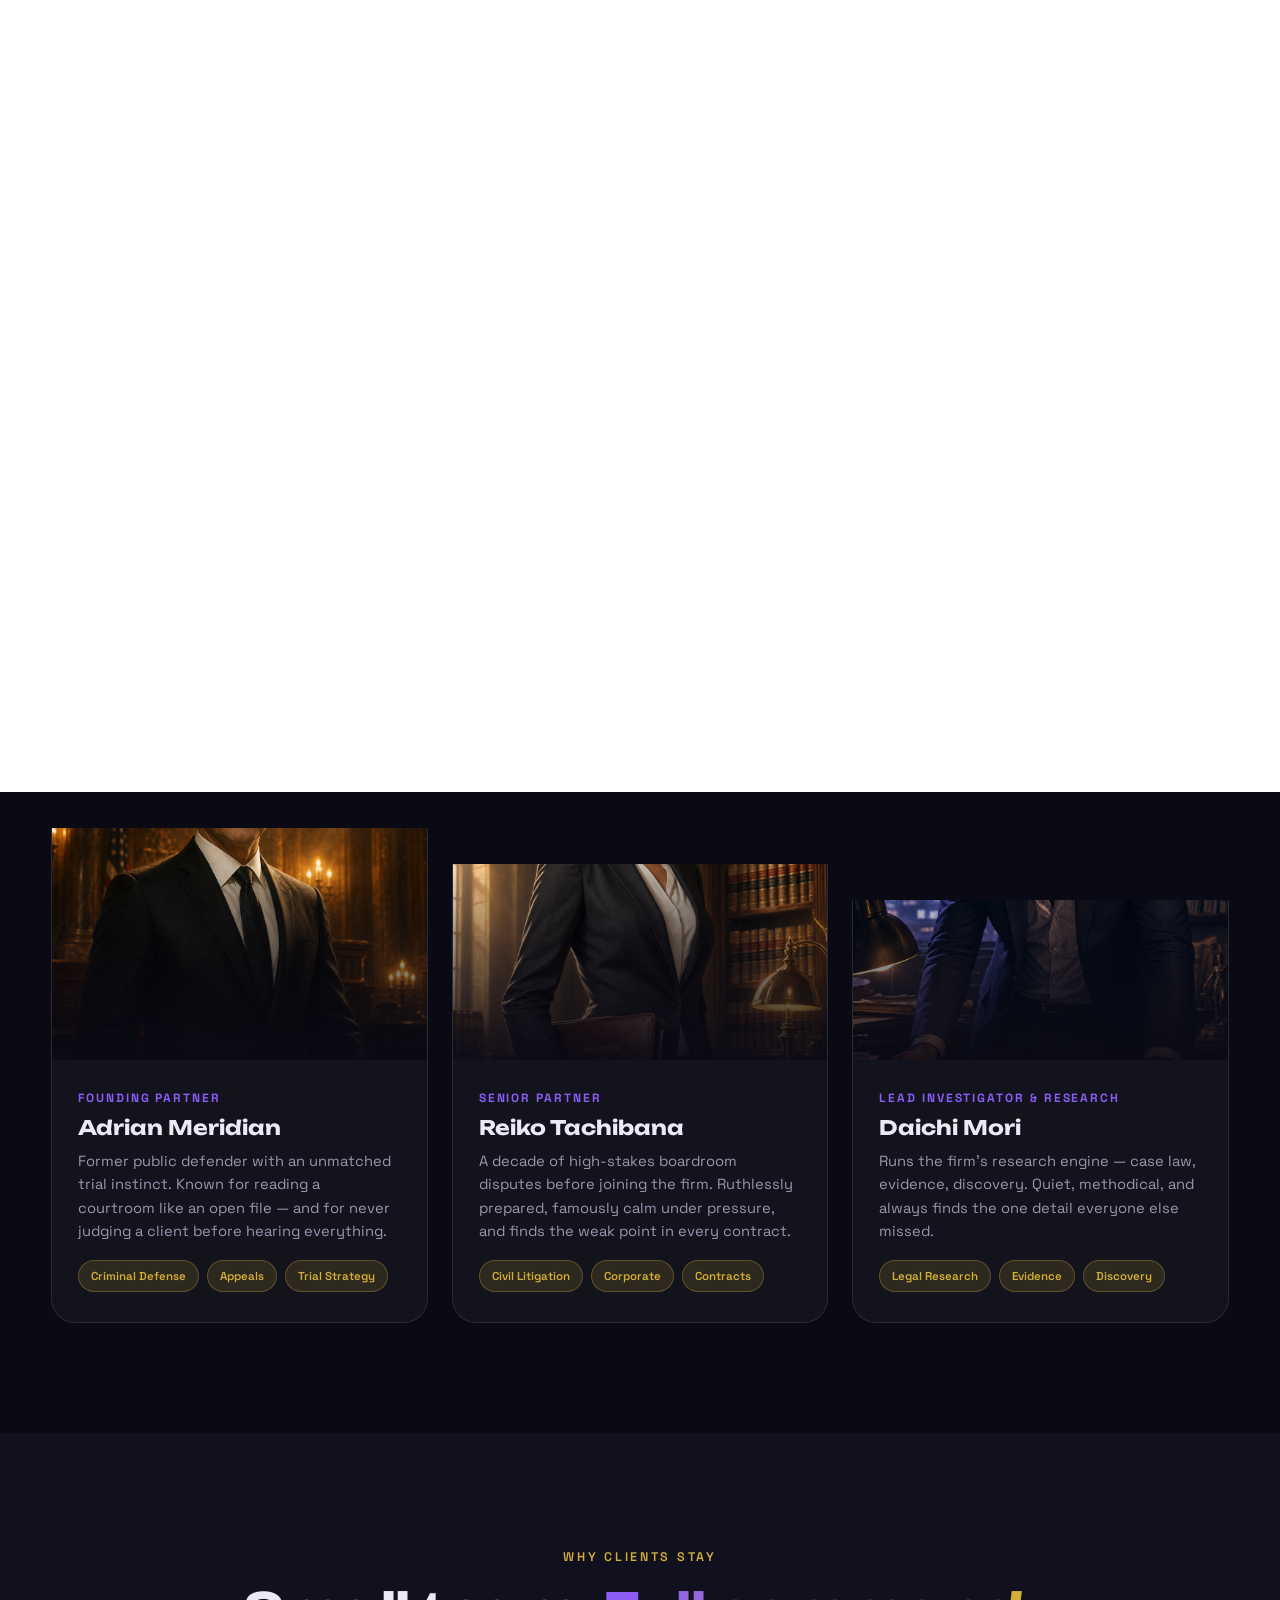
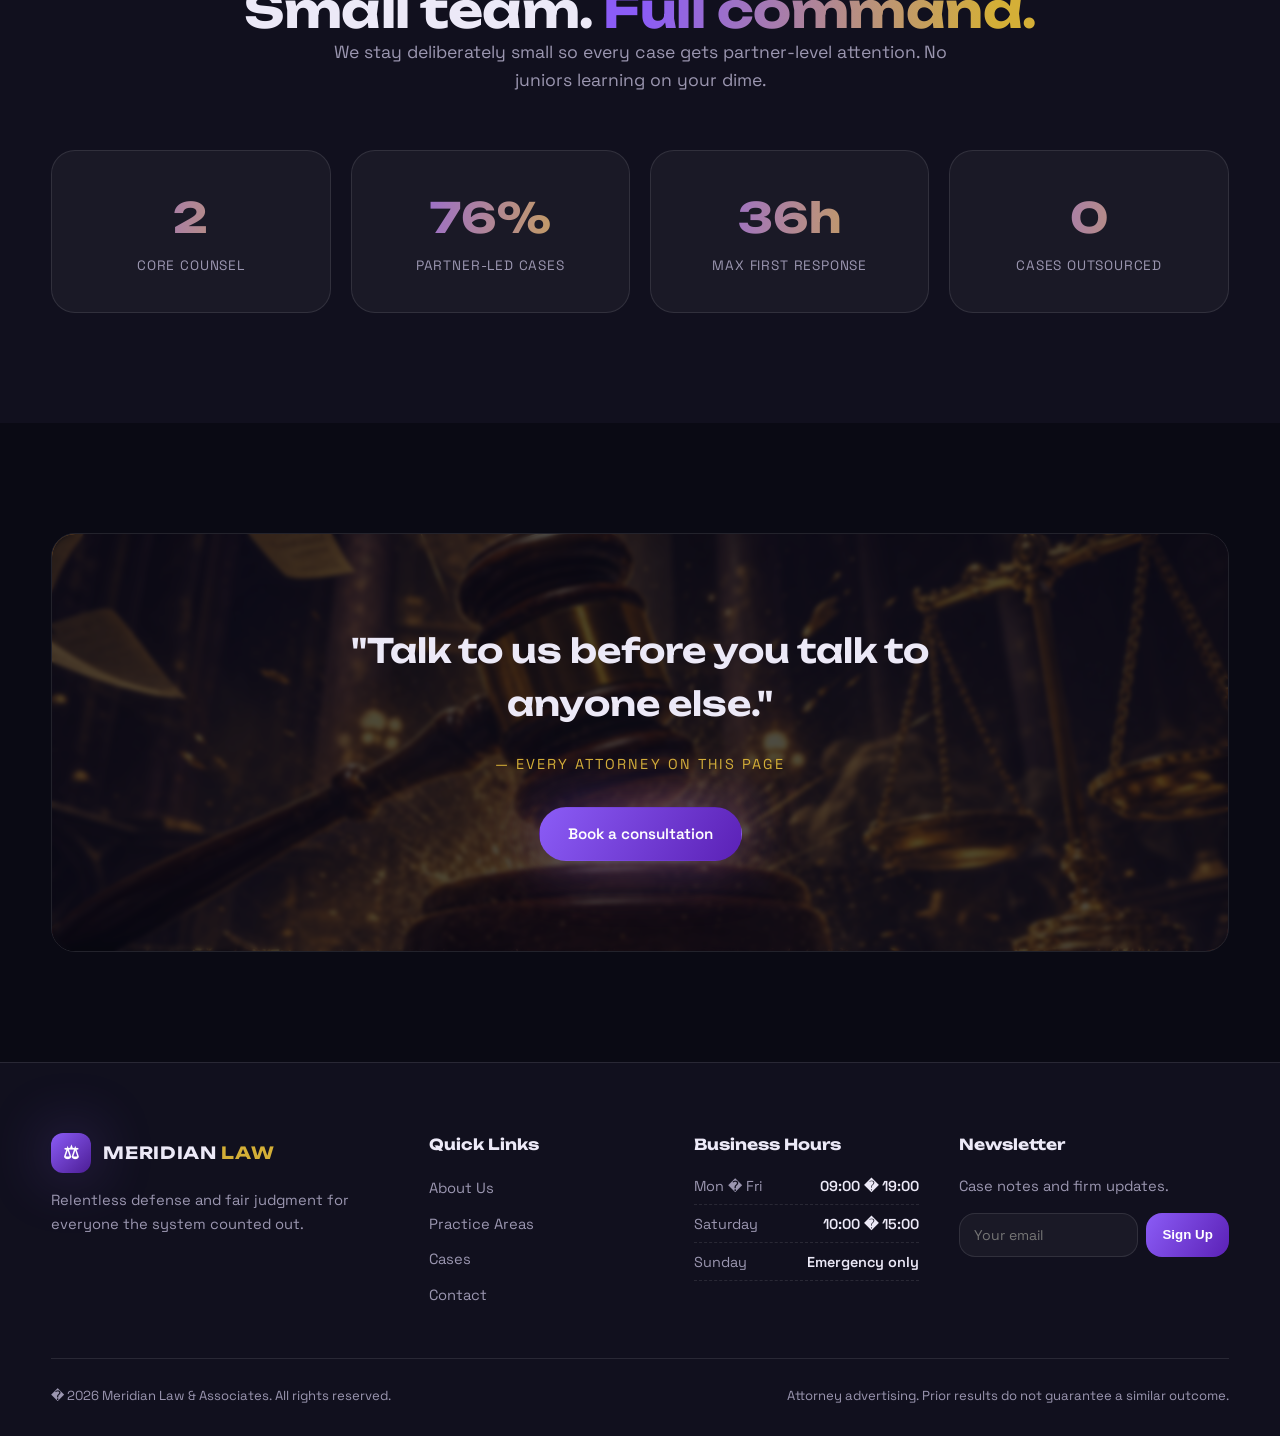
<file: attorneys.html>
﻿<!DOCTYPE html>
<html lang="en" data-theme="night">
<head>
  <meta charset="UTF-8" />
  <meta name="viewport" content="width=device-width, initial-scale=1.0" />
  <title>Attorneys — Meridian Law</title>
  <meta name="description" content="Meet the attorneys of Meridian Law & Associates — the team the counted-out call first." />
  <script>
    (function () {
      var t = localStorage.getItem("meridian-theme");
      if (t === "day" || t === "night") document.documentElement.setAttribute("data-theme", t);
    })();
  </script>
  <link rel="preconnect" href="https://fonts.googleapis.com" />
  <link rel="preconnect" href="https://fonts.gstatic.com" crossorigin />
  <link href="https://fonts.googleapis.com/css2?family=Unbounded:wght@500;600;700&family=Space+Grotesk:wght@400;500;600;700&display=swap" rel="stylesheet" />
  <link rel="stylesheet" href="css/style.css" />
</head>
<body>

  <div class="topbar">
    <div class="container">
      <div class="topbar-social">
        <span>Follow Us:</span>
        <a href="#" aria-label="Facebook">Fb</a>
        <a href="#" aria-label="X">X</a>
        <a href="#" aria-label="LinkedIn">in</a>
        <a href="#" aria-label="Instagram">Ig</a>
      </div>
      <a class="topbar-phone" href="tel:+81312345678">&#9742; Call Us: +81 3-1234-5678</a>
    </div>
  </div>

  <header class="navbar">
    <div class="container">
      <a href="index.html" class="brand">
        <span class="brand-mark">&#9878;</span>
        <span>MERIDIAN <em>LAW</em></span>
      </a>
      <nav>
        <ul class="nav-links">
          <li><a href="index.html">Home</a></li>
          <li><a href="about.html">About</a></li>
          <li><a href="practice.html">Practice Areas</a></li>
          <li class="has-dropdown">
            <a href="#" class="active">Pages</a>
            <ul class="dropdown-menu">
              <li><a href="cases.html">Cases</a></li>
              <li><a href="features.html">Features</a></li>
              <li><a href="attorneys.html" class="active">Attorneys</a></li>
              <li><a href="testimonials.html">Testimonials</a></li>
              <li><a href="news.html">News</a></li>
              <li><a href="404.html">404 Page</a></li>
            </ul>
          </li>
          <li><a href="contact.html">Contact</a></li>
        </ul>
      </nav>
      <div class="nav-actions">
        <a href="contact.html" class="nav-cta">Free Consultation</a>
        <button class="theme-toggle" aria-label="Toggle day / night mode">
          <svg class="icon-moon" viewBox="0 0 24 24" fill="none" stroke="currentColor" stroke-width="2" stroke-linecap="round"><path d="M21 12.8A9 9 0 1 1 11.2 3a7 7 0 0 0 9.8 9.8z"/></svg>
          <svg class="icon-sun" viewBox="0 0 24 24" fill="none" stroke="currentColor" stroke-width="2" stroke-linecap="round"><circle cx="12" cy="12" r="4"/><path d="M12 2v2M12 20v2M4.9 4.9l1.4 1.4M17.7 17.7l1.4 1.4M2 12h2M20 12h2M4.9 19.1l1.4-1.4M17.7 6.3l1.4-1.4"/></svg>
        </button>
        <button class="nav-burger" aria-label="Open menu"><span></span><span></span><span></span></button>
      </div>
    </div>
  </header>

  <!-- ======= PAGE HERO ======= -->
  <section class="page-hero">
    <div class="hero-bg" style="background-image: url('images/hero-courtroom.png');"></div>
    <div class="container">
      <p class="eyebrow">The team</p>
      <h1 class="display-xl">The counsel you call <span class="gradient-text">when it's serious.</span></h1>
      <div class="breadcrumb">
        <a href="index.html">Home</a>
        <span class="sep">/</span>
        <span class="current">Attorneys</span>
      </div>
    </div>
  </section>

  <!-- ======= TEAM GRID ======= -->
  <section class="section">
    <div class="container">
      <div class="grid grid-3">
        <article class="card attorney-card reveal">
          <div class="attorney-photo">
            <img src="images/attorney-hiromi.png" alt="Adrian Meridian, founding partner" />
          </div>
          <div class="attorney-info">
            <span class="role">Founding Partner</span>
            <h3>Adrian Meridian</h3>
            <p>Former public defender with an unmatched trial instinct. Known for reading a courtroom like an open file — and for never judging a client before hearing everything.</p>
            <div class="attorney-badges">
              <span>Criminal Defense</span>
              <span>Appeals</span>
              <span>Trial Strategy</span>
            </div>
          </div>
        </article>

        <article class="card attorney-card reveal">
          <div class="attorney-photo">
            <img src="images/attorney-reiko.png" alt="Reiko Tachibana, senior partner" />
          </div>
          <div class="attorney-info">
            <span class="role">Senior Partner</span>
            <h3>Reiko Tachibana</h3>
            <p>A decade of high-stakes boardroom disputes before joining the firm. Ruthlessly prepared, famously calm under pressure, and finds the weak point in every contract.</p>
            <div class="attorney-badges">
              <span>Civil Litigation</span>
              <span>Corporate</span>
              <span>Contracts</span>
            </div>
          </div>
        </article>

        <article class="card attorney-card reveal">
          <div class="attorney-photo">
            <img src="images/attorney-daichi.png" alt="Daichi Mori, lead investigator" />
          </div>
          <div class="attorney-info">
            <span class="role">Lead Investigator & Research</span>
            <h3>Daichi Mori</h3>
            <p>Runs the firm's research engine — case law, evidence, discovery. Quiet, methodical, and always finds the one detail everyone else missed.</p>
            <div class="attorney-badges">
              <span>Legal Research</span>
              <span>Evidence</span>
              <span>Discovery</span>
            </div>
          </div>
        </article>
      </div>
    </div>
  </section>

  <!-- ======= WHY US ======= -->
  <section class="section section-soft">
    <div class="container">
      <div class="section-head center reveal">
        <p class="eyebrow">Why clients stay</p>
        <h2 class="display-lg">Small team. <span class="gradient-text">Full command.</span></h2>
        <p class="lead">We stay deliberately small so every case gets partner-level attention. No juniors learning on your dime.</p>
      </div>
      <div class="stats reveal">
        <div class="stat"><b data-count="3">0</b><small>Core counsel</small></div>
        <div class="stat"><b data-count="100" data-suffix="%">0</b><small>Partner-led cases</small></div>
        <div class="stat"><b data-count="48" data-suffix="h">0</b><small>Max first response</small></div>
        <div class="stat"><b data-count="0">0</b><small>Cases outsourced</small></div>
      </div>
    </div>
  </section>

  <!-- ======= CTA ======= -->
  <section class="section">
    <div class="container">
      <div class="verdict reveal">
        <div class="verdict-bg" style="background-image: url('images/courtroom-gavel.png');"></div>
        <blockquote>"Talk to us before you talk to anyone else."</blockquote>
        <cite>— Every attorney on this page</cite>
        <div style="margin-top:30px;">
          <a href="contact.html" class="btn btn-primary">Book a consultation</a>
        </div>
      </div>
    </div>
  </section>

  <footer class="footer">
    <div class="container">
      <div class="footer-grid">
        <div>
          <a href="index.html" class="brand"><span class="brand-mark">&#9878;</span><span>MERIDIAN <em>LAW</em></span></a>
          <p class="about-line">Relentless defense and fair judgment for everyone the system counted out.</p>
        </div>
        <div>
          <h4>Quick Links</h4>
          <ul>
            <li><a href="about.html">About Us</a></li>
            <li><a href="practice.html">Practice Areas</a></li>
            <li><a href="cases.html">Cases</a></li>
            <li><a href="contact.html">Contact</a></li>
          </ul>
        </div>
        <div>
          <h4>Business Hours</h4>
          <div class="footer-hours">
            <div><span>Mon � Fri</span><b>09:00 � 19:00</b></div>
            <div><span>Saturday</span><b>10:00 � 15:00</b></div>
            <div><span>Sunday</span><b>Emergency only</b></div>
          </div>
        </div>
        <div>
          <h4>Newsletter</h4>
          <p class="about-line">Case notes and firm updates.</p>
          <form class="newsletter">
            <input type="email" placeholder="Your email" required />
            <button type="submit">Sign Up</button>
          </form>
        </div>
      </div>
      <div class="footer-bottom">
        <span>� 2026 Meridian Law &amp; Associates. All rights reserved.</span>
        <span>Attorney advertising. Prior results do not guarantee a similar outcome.</span>
      </div>
    </div>
  </footer>

  <script src="js/main.js"></script>
</body>
</html>
</file>
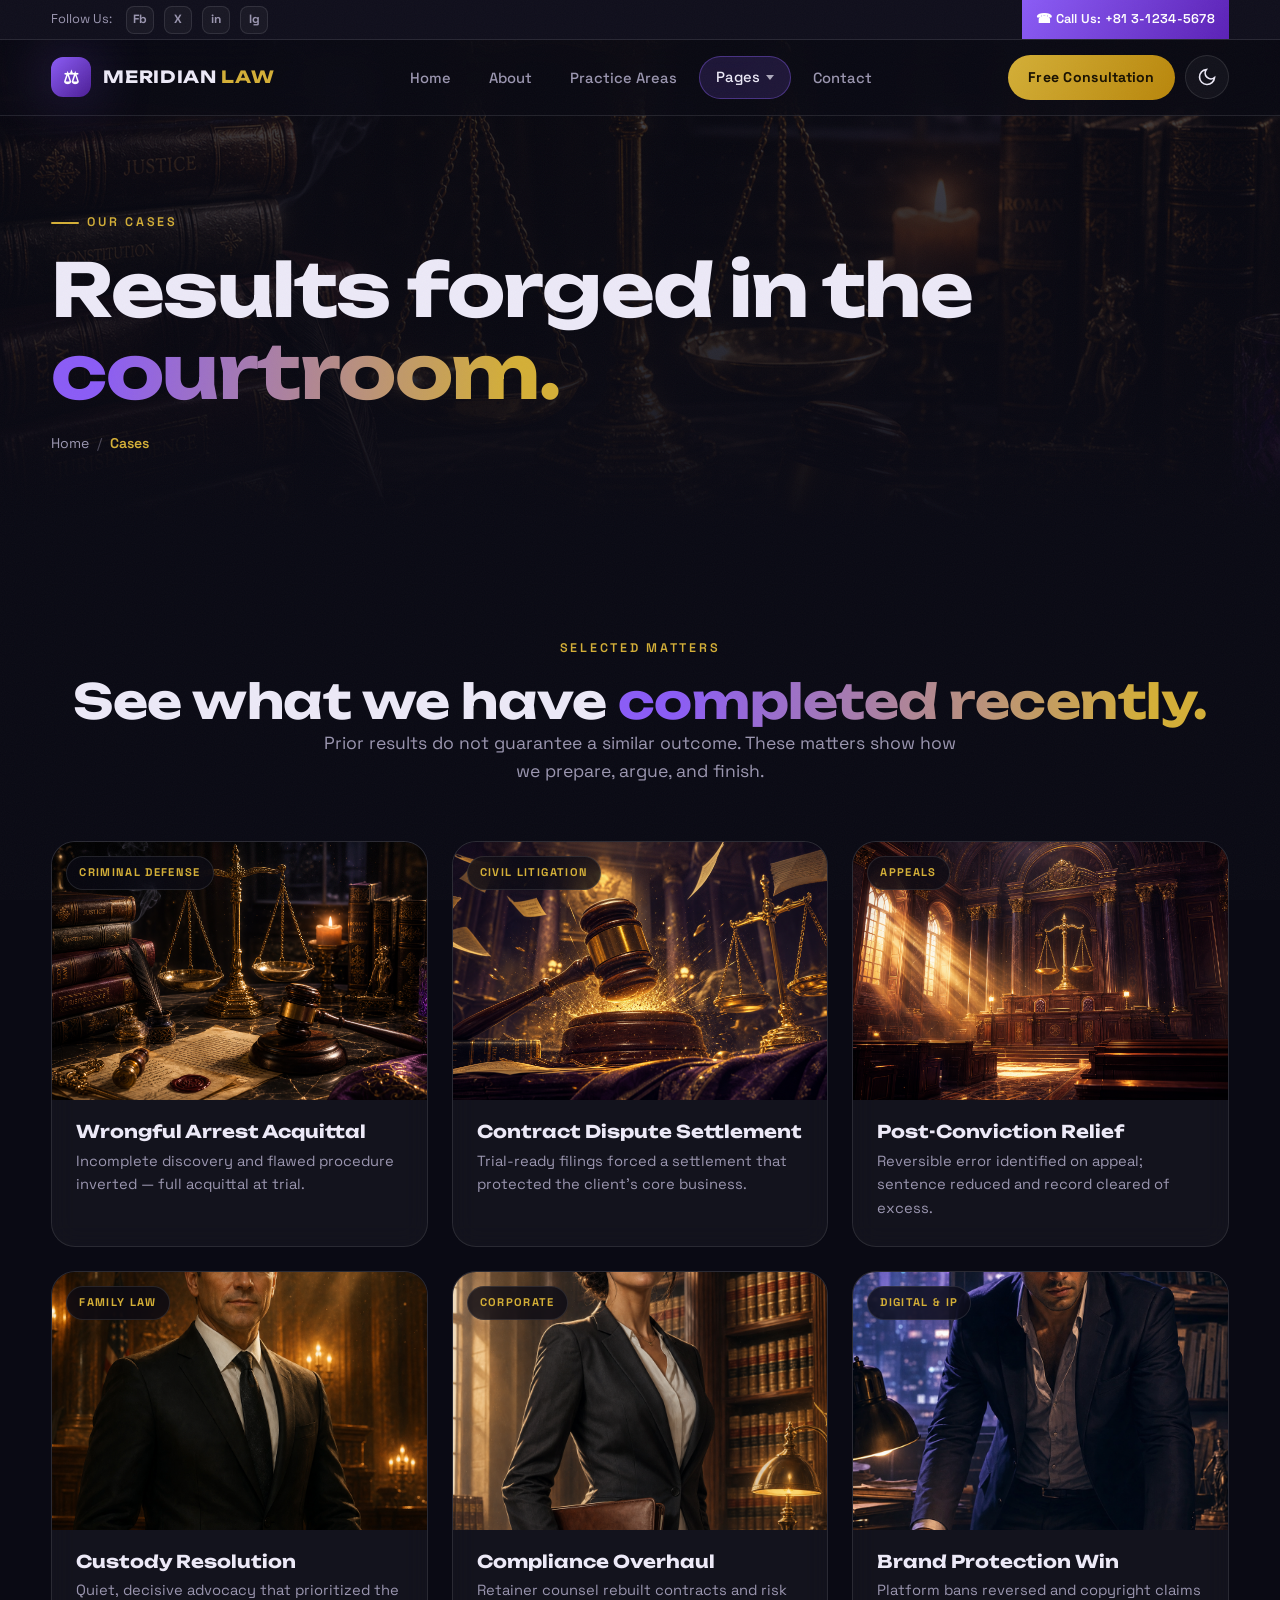
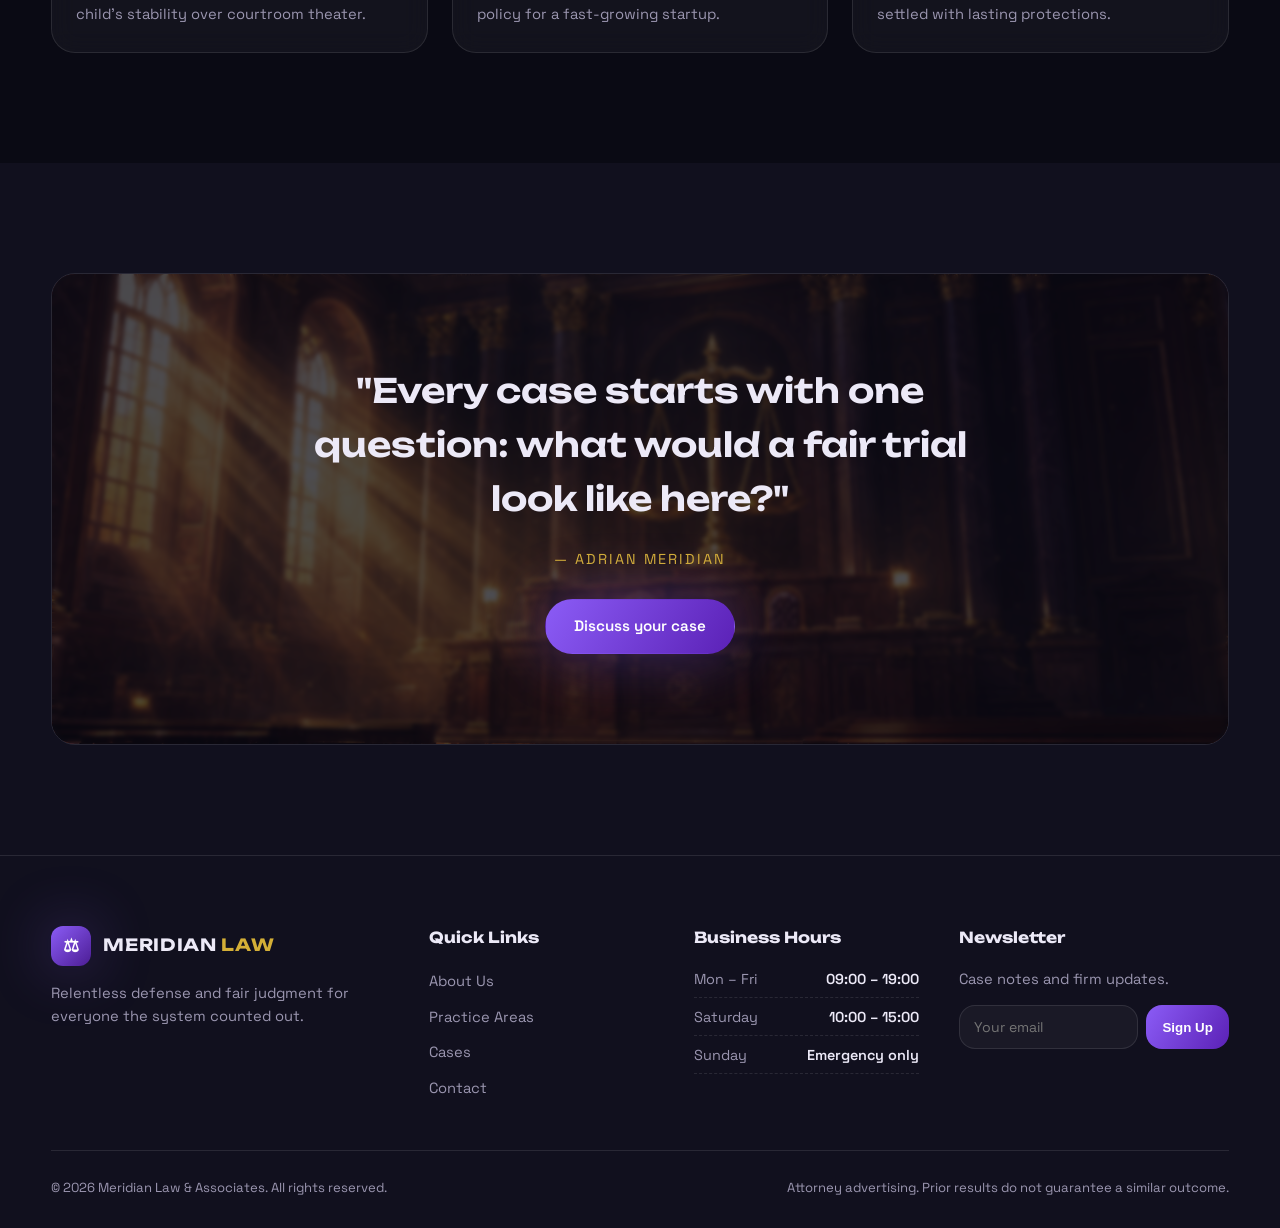
<file: cases.html>
﻿<!DOCTYPE html>
<html lang="en" data-theme="night">
<head>
  <meta charset="UTF-8" />
  <meta name="viewport" content="width=device-width, initial-scale=1.0" />
  <title>Cases — Meridian Law</title>
  <meta name="description" content="Selected case results from Meridian Law & Associates across criminal defense, civil litigation, and appeals." />
  <script>
    (function () {
      var t = localStorage.getItem("meridian-theme");
      if (t === "day" || t === "night") document.documentElement.setAttribute("data-theme", t);
    })();
  </script>
  <link rel="preconnect" href="https://fonts.googleapis.com" />
  <link rel="preconnect" href="https://fonts.gstatic.com" crossorigin />
  <link href="https://fonts.googleapis.com/css2?family=Unbounded:wght@500;600;700&family=Space+Grotesk:wght@400;500;600;700&display=swap" rel="stylesheet" />
  <link rel="stylesheet" href="css/style.css" />
</head>
<body>

  <div class="topbar">
    <div class="container">
      <div class="topbar-social">
        <span>Follow Us:</span>
        <a href="#" aria-label="Facebook">Fb</a>
        <a href="#" aria-label="X">X</a>
        <a href="#" aria-label="LinkedIn">in</a>
        <a href="#" aria-label="Instagram">Ig</a>
      </div>
      <a class="topbar-phone" href="tel:+81312345678">☎ Call Us: +81 3-1234-5678</a>
    </div>
  </div>

  <header class="navbar">
    <div class="container">
      <a href="index.html" class="brand">
        <span class="brand-mark">⚖</span>
        <span>MERIDIAN <em>LAW</em></span>
      </a>
      <nav>
        <ul class="nav-links">
          <li><a href="index.html">Home</a></li>
          <li><a href="about.html">About</a></li>
          <li><a href="practice.html">Practice Areas</a></li>
          <li class="has-dropdown">
            <a href="#" class="active">Pages</a>
            <ul class="dropdown-menu">
              <li><a href="cases.html" class="active">Cases</a></li>
              <li><a href="features.html">Features</a></li>
              <li><a href="attorneys.html">Attorneys</a></li>
              <li><a href="testimonials.html">Testimonials</a></li>
              <li><a href="news.html">News</a></li>
              <li><a href="404.html">404 Page</a></li>
            </ul>
          </li>
          <li><a href="contact.html">Contact</a></li>
        </ul>
      </nav>
      <div class="nav-actions">
        <a href="contact.html" class="nav-cta">Free Consultation</a>
        <button class="theme-toggle" aria-label="Toggle day / night mode">
          <svg class="icon-moon" viewBox="0 0 24 24" fill="none" stroke="currentColor" stroke-width="2" stroke-linecap="round"><path d="M21 12.8A9 9 0 1 1 11.2 3a7 7 0 0 0 9.8 9.8z"/></svg>
          <svg class="icon-sun" viewBox="0 0 24 24" fill="none" stroke="currentColor" stroke-width="2" stroke-linecap="round"><circle cx="12" cy="12" r="4"/><path d="M12 2v2M12 20v2M4.9 4.9l1.4 1.4M17.7 17.7l1.4 1.4M2 12h2M20 12h2M4.9 19.1l1.4-1.4M17.7 6.3l1.4-1.4"/></svg>
        </button>
        <button class="nav-burger" aria-label="Open menu"><span></span><span></span><span></span></button>
      </div>
    </div>
  </header>

  <section class="page-hero">
    <div class="hero-bg" style="background-image: url('images/scales-still.png');"></div>
    <div class="container">
      <p class="eyebrow">Our Cases</p>
      <h1 class="display-xl">Results forged in the <span class="gradient-text">courtroom.</span></h1>
      <div class="breadcrumb">
        <a href="index.html">Home</a>
        <span class="sep">/</span>
        <span class="current">Cases</span>
      </div>
    </div>
  </section>

  <section class="section">
    <div class="container">
      <div class="section-head center reveal">
        <p class="eyebrow">Selected Matters</p>
        <h2 class="display-lg">See what we have <span class="gradient-text">completed recently.</span></h2>
        <p class="lead">Prior results do not guarantee a similar outcome. These matters show how we prepare, argue, and finish.</p>
      </div>
      <div class="grid grid-3">
        <article class="card case-card reveal">
          <div class="case-photo">
            <img src="images/scales-still.png" alt="Criminal defense" />
            <span class="case-cat">Criminal Defense</span>
          </div>
          <div class="case-body">
            <h3>Wrongful Arrest Acquittal</h3>
            <p>Incomplete discovery and flawed procedure inverted — full acquittal at trial.</p>
          </div>
        </article>
        <article class="card case-card reveal">
          <div class="case-photo">
            <img src="images/courtroom-gavel.png" alt="Civil litigation" />
            <span class="case-cat">Civil Litigation</span>
          </div>
          <div class="case-body">
            <h3>Contract Dispute Settlement</h3>
            <p>Trial-ready filings forced a settlement that protected the client's core business.</p>
          </div>
        </article>
        <article class="card case-card reveal">
          <div class="case-photo">
            <img src="images/hero-courtroom.png" alt="Appeals" />
            <span class="case-cat">Appeals</span>
          </div>
          <div class="case-body">
            <h3>Post-Conviction Relief</h3>
            <p>Reversible error identified on appeal; sentence reduced and record cleared of excess.</p>
          </div>
        </article>
        <article class="card case-card reveal">
          <div class="case-photo">
            <img src="images/attorney-hiromi.png" alt="Family law" />
            <span class="case-cat">Family Law</span>
          </div>
          <div class="case-body">
            <h3>Custody Resolution</h3>
            <p>Quiet, decisive advocacy that prioritized the child's stability over courtroom theater.</p>
          </div>
        </article>
        <article class="card case-card reveal">
          <div class="case-photo">
            <img src="images/attorney-reiko.png" alt="Corporate" />
            <span class="case-cat">Corporate</span>
          </div>
          <div class="case-body">
            <h3>Compliance Overhaul</h3>
            <p>Retainer counsel rebuilt contracts and risk policy for a fast-growing startup.</p>
          </div>
        </article>
        <article class="card case-card reveal">
          <div class="case-photo">
            <img src="images/attorney-daichi.png" alt="IP law" />
            <span class="case-cat">Digital &amp; IP</span>
          </div>
          <div class="case-body">
            <h3>Brand Protection Win</h3>
            <p>Platform bans reversed and copyright claims settled with lasting protections.</p>
          </div>
        </article>
      </div>
    </div>
  </section>

  <section class="section section-soft">
    <div class="container">
      <div class="verdict reveal">
        <div class="verdict-bg" style="background-image: url('images/hero-courtroom.png');"></div>
        <blockquote>"Every case starts with one question: what would a fair trial look like here?"</blockquote>
        <cite>— Adrian Meridian</cite>
        <div style="margin-top:28px;">
          <a href="contact.html" class="btn btn-primary">Discuss your case</a>
        </div>
      </div>
    </div>
  </section>

  <footer class="footer">
    <div class="container">
      <div class="footer-grid">
        <div>
          <a href="index.html" class="brand"><span class="brand-mark">⚖</span><span>MERIDIAN <em>LAW</em></span></a>
          <p class="about-line">Relentless defense and fair judgment for everyone the system counted out.</p>
        </div>
        <div>
          <h4>Quick Links</h4>
          <ul>
            <li><a href="about.html">About Us</a></li>
            <li><a href="practice.html">Practice Areas</a></li>
            <li><a href="cases.html">Cases</a></li>
            <li><a href="contact.html">Contact</a></li>
          </ul>
        </div>
        <div>
          <h4>Business Hours</h4>
          <div class="footer-hours">
            <div><span>Mon – Fri</span><b>09:00 – 19:00</b></div>
            <div><span>Saturday</span><b>10:00 – 15:00</b></div>
            <div><span>Sunday</span><b>Emergency only</b></div>
          </div>
        </div>
        <div>
          <h4>Newsletter</h4>
          <p class="about-line">Case notes and firm updates.</p>
          <form class="newsletter">
            <input type="email" placeholder="Your email" required />
            <button type="submit">Sign Up</button>
          </form>
        </div>
      </div>
      <div class="footer-bottom">
        <span>© 2026 Meridian Law &amp; Associates. All rights reserved.</span>
        <span>Attorney advertising. Prior results do not guarantee a similar outcome.</span>
      </div>
    </div>
  </footer>
  <script src="js/main.js"></script>
</body>
</html>
</file>
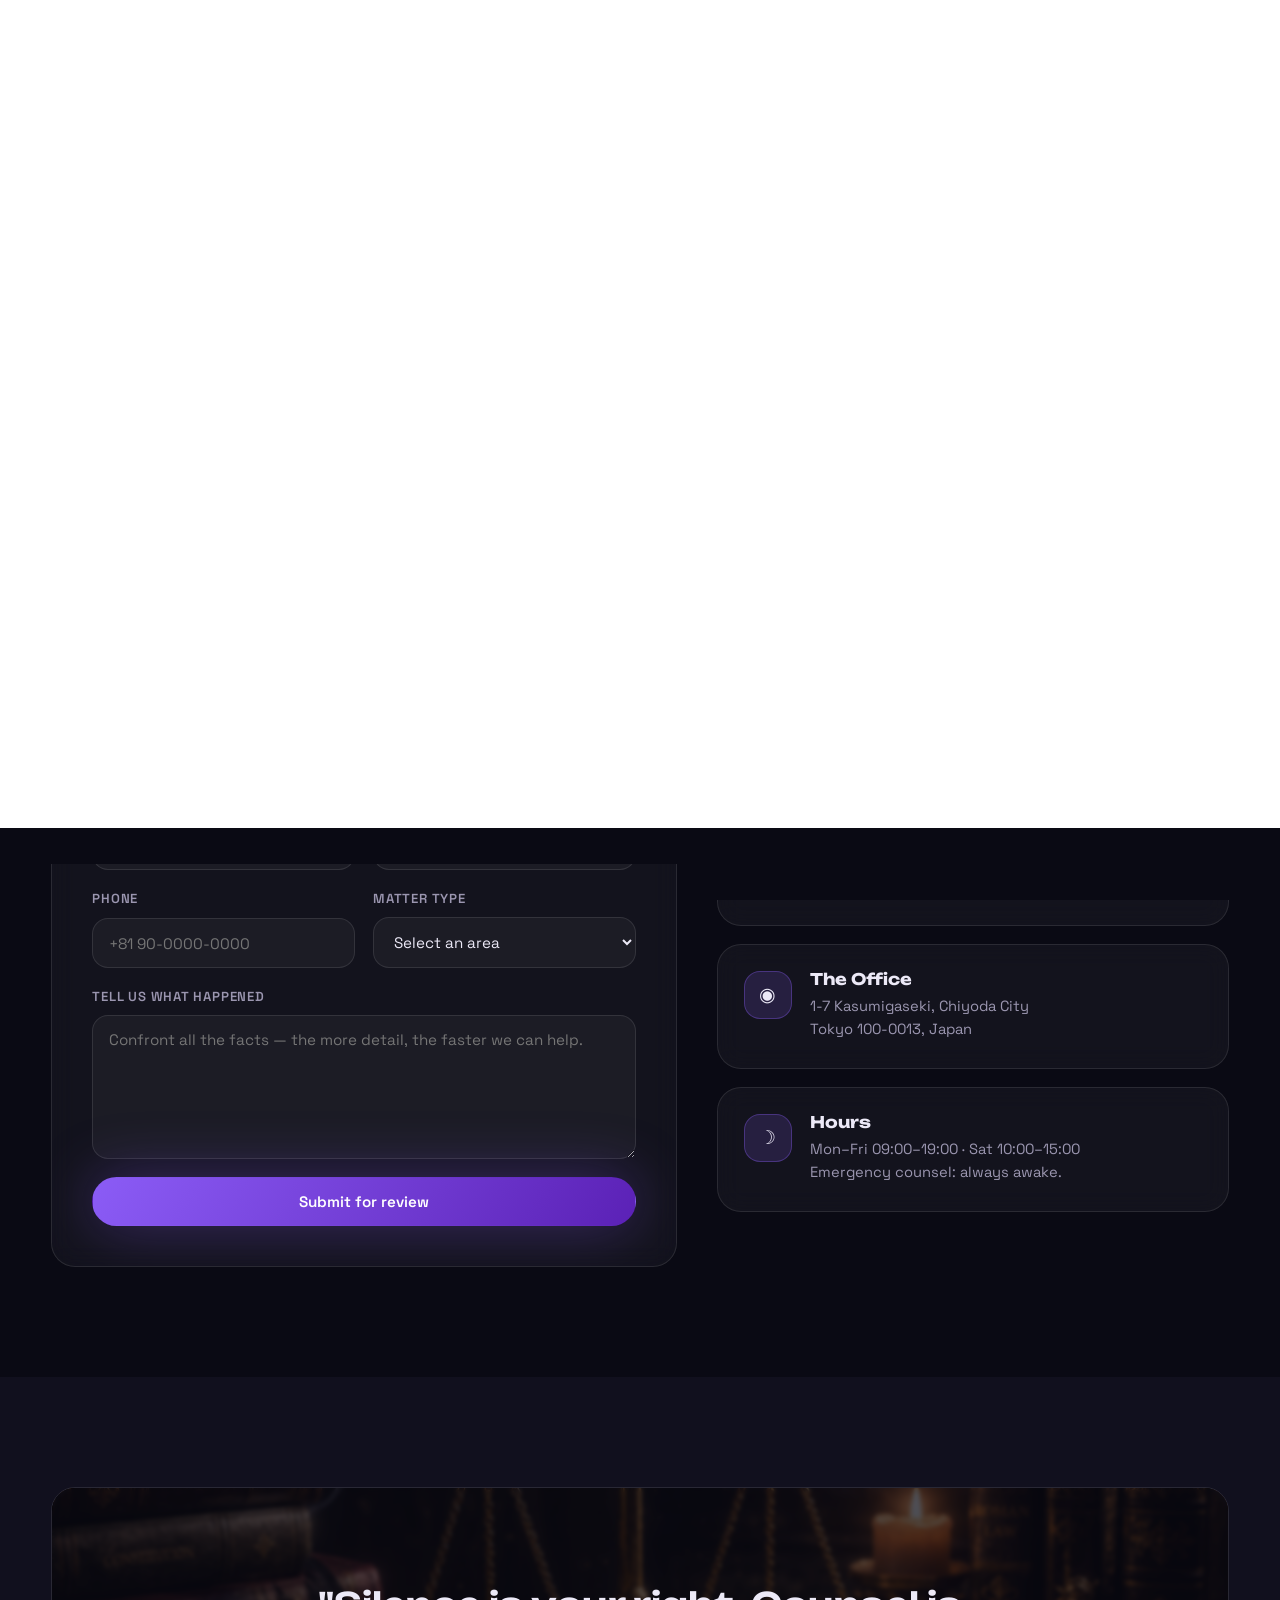
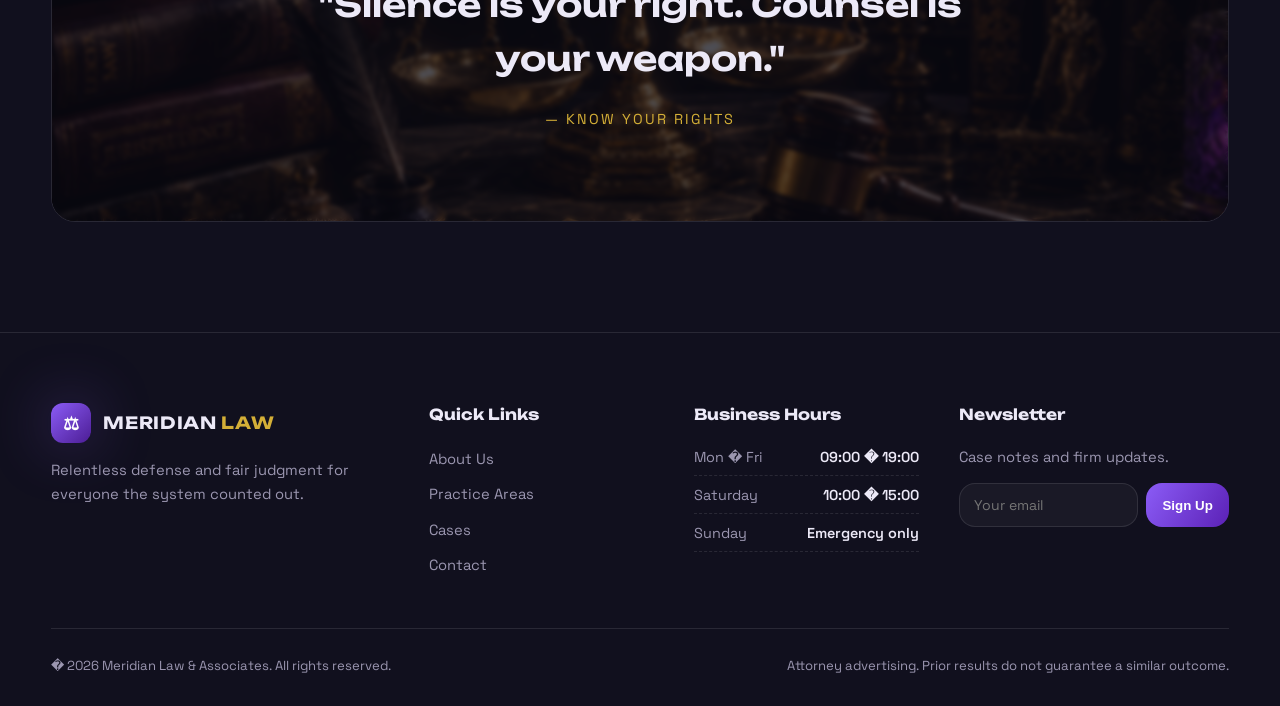
<file: contact.html>
﻿<!DOCTYPE html>
<html lang="en" data-theme="night">
<head>
  <meta charset="UTF-8" />
  <meta name="viewport" content="width=device-width, initial-scale=1.0" />
  <title>Contact — Meridian Law</title>
  <meta name="description" content="Request a free consultation with Meridian Law & Associates. 24/7 emergency line for urgent criminal matters." />
  <script>
    (function () {
      var t = localStorage.getItem("meridian-theme");
      if (t === "day" || t === "night") document.documentElement.setAttribute("data-theme", t);
    })();
  </script>
  <link rel="preconnect" href="https://fonts.googleapis.com" />
  <link rel="preconnect" href="https://fonts.gstatic.com" crossorigin />
  <link href="https://fonts.googleapis.com/css2?family=Unbounded:wght@500;600;700&family=Space+Grotesk:wght@400;500;600;700&display=swap" rel="stylesheet" />
  <link rel="stylesheet" href="css/style.css" />
</head>
<body>

  <div class="topbar">
    <div class="container">
      <div class="topbar-social">
        <span>Follow Us:</span>
        <a href="#" aria-label="Facebook">Fb</a>
        <a href="#" aria-label="X">X</a>
        <a href="#" aria-label="LinkedIn">in</a>
        <a href="#" aria-label="Instagram">Ig</a>
      </div>
      <a class="topbar-phone" href="tel:+81312345678">&#9742; Call Us: +81 3-1234-5678</a>
    </div>
  </div>

  <header class="navbar">
    <div class="container">
      <a href="index.html" class="brand">
        <span class="brand-mark">&#9878;</span>
        <span>MERIDIAN <em>LAW</em></span>
      </a>
      <nav>
        <ul class="nav-links">
          <li><a href="index.html">Home</a></li>
          <li><a href="about.html">About</a></li>
          <li><a href="practice.html">Practice Areas</a></li>
          <li class="has-dropdown">
            <a href="#">Pages</a>
            <ul class="dropdown-menu">
              <li><a href="cases.html">Cases</a></li>
              <li><a href="features.html">Features</a></li>
              <li><a href="attorneys.html">Attorneys</a></li>
              <li><a href="testimonials.html">Testimonials</a></li>
              <li><a href="news.html">News</a></li>
              <li><a href="404.html">404 Page</a></li>
            </ul>
          </li>
          <li><a href="contact.html" class="active">Contact</a></li>
        </ul>
      </nav>
      <div class="nav-actions">
        <a href="contact.html" class="nav-cta">Free Consultation</a>
        <button class="theme-toggle" aria-label="Toggle day / night mode">
          <svg class="icon-moon" viewBox="0 0 24 24" fill="none" stroke="currentColor" stroke-width="2" stroke-linecap="round"><path d="M21 12.8A9 9 0 1 1 11.2 3a7 7 0 0 0 9.8 9.8z"/></svg>
          <svg class="icon-sun" viewBox="0 0 24 24" fill="none" stroke="currentColor" stroke-width="2" stroke-linecap="round"><circle cx="12" cy="12" r="4"/><path d="M12 2v2M12 20v2M4.9 4.9l1.4 1.4M17.7 17.7l1.4 1.4M2 12h2M20 12h2M4.9 19.1l1.4-1.4M17.7 6.3l1.4-1.4"/></svg>
        </button>
        <button class="nav-burger" aria-label="Open menu"><span></span><span></span><span></span></button>
      </div>
    </div>
  </header>

  <!-- ======= PAGE HERO ======= -->
  <section class="page-hero">
    <div class="hero-bg" style="background-image: url('images/attorney-hiromi.png');"></div>
    <div class="container">
      <p class="eyebrow">Contact</p>
      <h1 class="display-xl">State your case. <span class="gradient-text">Court is in session.</span></h1>
      <div class="breadcrumb">
        <a href="index.html">Home</a>
        <span class="sep">/</span>
        <span class="current">Contact</span>
      </div>
    </div>
  </section>

  <!-- ======= CONTACT ======= -->
  <section class="section">
    <div class="container contact-grid">

      <div class="card form-card reveal">
        <h2 class="display-md" style="margin-bottom: 8px;">Free case review</h2>
        <p class="lead" style="font-size: 0.95rem; margin-bottom: 28px;">Fill this in and counsel responds within 24 hours. Everything you write is confidential and protected.</p>

        <form id="consult-form" class="form-grid">
          <div class="field">
            <label for="name">Full name</label>
            <input id="name" type="text" placeholder="Your full name" required />
          </div>
          <div class="field">
            <label for="email">Email</label>
            <input id="email" type="email" placeholder="you@email.com" required />
          </div>
          <div class="field">
            <label for="phone">Phone</label>
            <input id="phone" type="tel" placeholder="+81 90-0000-0000" />
          </div>
          <div class="field">
            <label for="area">Matter type</label>
            <select id="area" required>
              <option value="" disabled selected>Select an area</option>
              <option>Criminal Defense</option>
              <option>Civil Litigation</option>
              <option>Corporate Counsel</option>
              <option>Family Law</option>
              <option>Appeals & Post-Conviction</option>
              <option>Digital & IP Law</option>
              <option>Not sure yet</option>
            </select>
          </div>
          <div class="field full">
            <label for="message">Tell us what happened</label>
            <textarea id="message" rows="6" placeholder="Confront all the facts — the more detail, the faster we can help." required></textarea>
          </div>
          <div class="field full">
            <button type="submit" class="btn btn-primary" style="justify-content:center; width:100%;">Submit for review</button>
          </div>
        </form>
      </div>

      <div class="info-stack">
        <div class="card info-card reveal">
          <div class="card-icon">&#9742;</div>
          <div>
            <h3>24/7 Emergency Line</h3>
            <p>Arrested or being questioned? Call before you say anything.<br /><a href="tel:+81312345678" style="color:var(--gold); font-weight:600;">+81 3-1234-5678</a></p>
          </div>
        </div>
        <div class="card info-card reveal">
          <div class="card-icon">&#9993;</div>
          <div>
            <h3>Email</h3>
            <p>General inquiries and document submissions.<br /><a href="mailto:counsel@meridianlaw.com" style="color:var(--gold); font-weight:600;">counsel@meridianlaw.com</a></p>
          </div>
        </div>
        <div class="card info-card reveal">
          <div class="card-icon">&#9673;</div>
          <div>
            <h3>The Office</h3>
            <p>1-7 Kasumigaseki, Chiyoda City<br />Tokyo 100-0013, Japan</p>
          </div>
        </div>
        <div class="card info-card reveal">
          <div class="card-icon">&#9789;</div>
          <div>
            <h3>Hours</h3>
            <p>Mon–Fri 09:00–19:00 · Sat 10:00–15:00<br />Emergency counsel: always awake.</p>
          </div>
        </div>
      </div>

    </div>
  </section>

  <!-- ======= REASSURANCE ======= -->
  <section class="section section-soft">
    <div class="container">
      <div class="verdict reveal">
        <div class="verdict-bg" style="background-image: url('images/scales-still.png');"></div>
        <blockquote>"Silence is your right. Counsel is your weapon."</blockquote>
        <cite>— Know your rights</cite>
      </div>
    </div>
  </section>

  <footer class="footer">
    <div class="container">
      <div class="footer-grid">
        <div>
          <a href="index.html" class="brand"><span class="brand-mark">&#9878;</span><span>MERIDIAN <em>LAW</em></span></a>
          <p class="about-line">Relentless defense and fair judgment for everyone the system counted out.</p>
        </div>
        <div>
          <h4>Quick Links</h4>
          <ul>
            <li><a href="about.html">About Us</a></li>
            <li><a href="practice.html">Practice Areas</a></li>
            <li><a href="cases.html">Cases</a></li>
            <li><a href="contact.html">Contact</a></li>
          </ul>
        </div>
        <div>
          <h4>Business Hours</h4>
          <div class="footer-hours">
            <div><span>Mon � Fri</span><b>09:00 � 19:00</b></div>
            <div><span>Saturday</span><b>10:00 � 15:00</b></div>
            <div><span>Sunday</span><b>Emergency only</b></div>
          </div>
        </div>
        <div>
          <h4>Newsletter</h4>
          <p class="about-line">Case notes and firm updates.</p>
          <form class="newsletter">
            <input type="email" placeholder="Your email" required />
            <button type="submit">Sign Up</button>
          </form>
        </div>
      </div>
      <div class="footer-bottom">
        <span>� 2026 Meridian Law &amp; Associates. All rights reserved.</span>
        <span>Attorney advertising. Prior results do not guarantee a similar outcome.</span>
      </div>
    </div>
  </footer>

  <script src="js/main.js"></script>
</body>
</html>
</file>
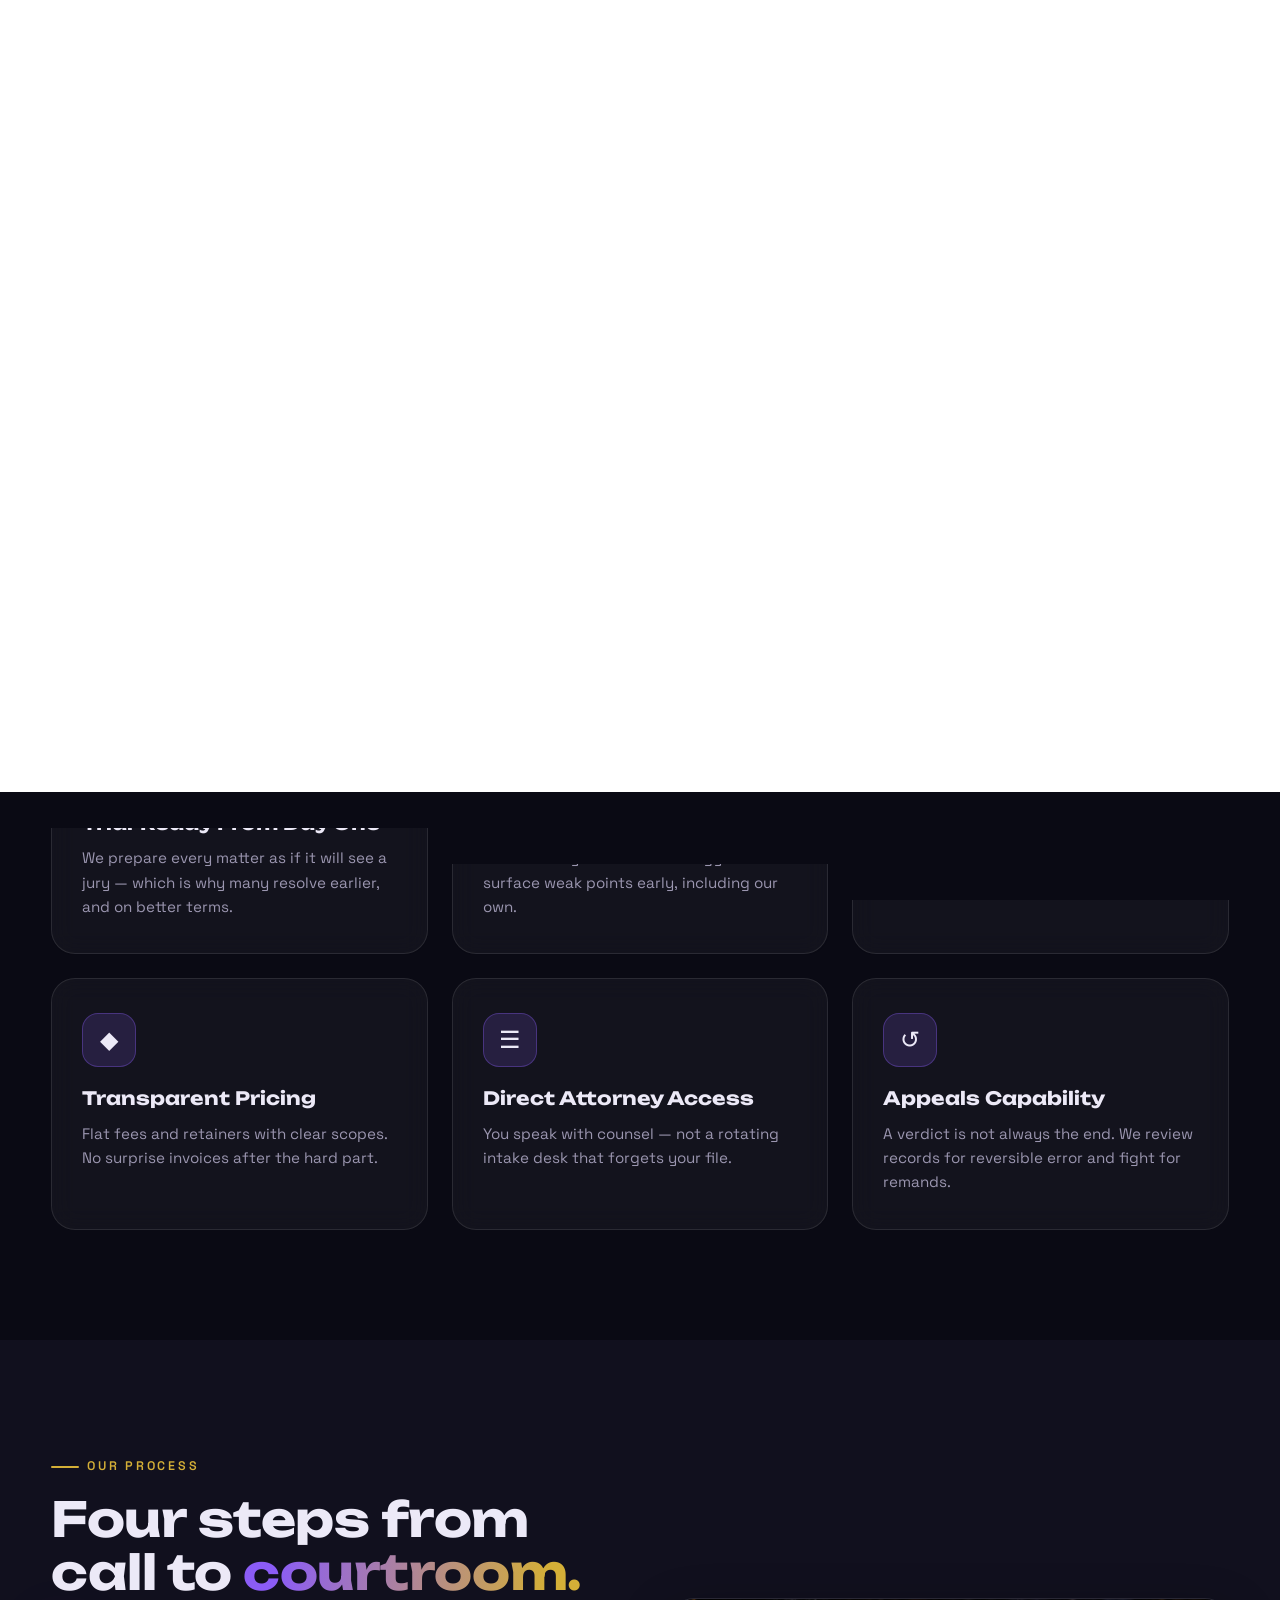
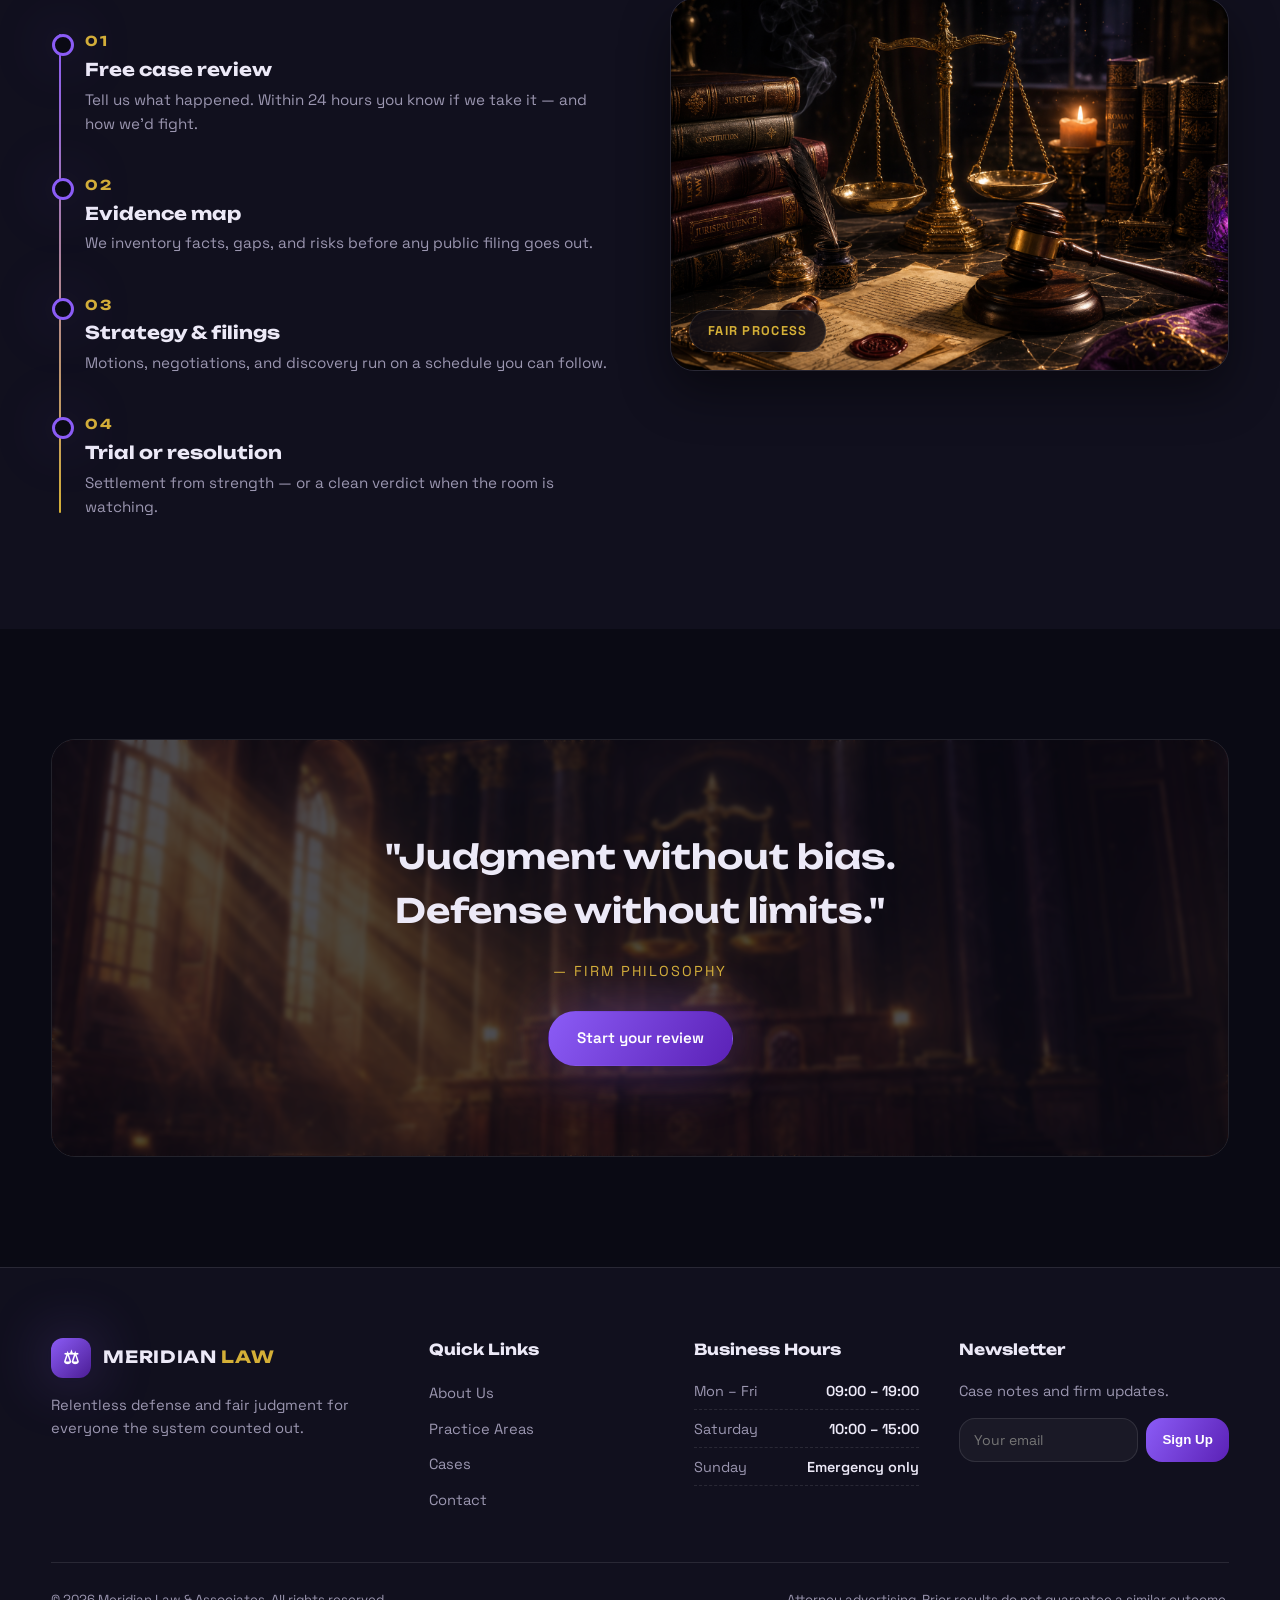
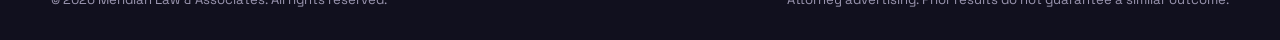
<file: features.html>
﻿<!DOCTYPE html>
<html lang="en" data-theme="night">
<head>
  <meta charset="UTF-8" />
  <meta name="viewport" content="width=device-width, initial-scale=1.0" />
  <title>Features — Meridian Law</title>
  <meta name="description" content="Why clients choose Meridian Law — trial readiness, transparent fees, 24/7 emergency counsel, and evidence-first strategy." />
  <script>
    (function () {
      var t = localStorage.getItem("meridian-theme");
      if (t === "day" || t === "night") document.documentElement.setAttribute("data-theme", t);
    })();
  </script>
  <link rel="preconnect" href="https://fonts.googleapis.com" />
  <link rel="preconnect" href="https://fonts.gstatic.com" crossorigin />
  <link href="https://fonts.googleapis.com/css2?family=Unbounded:wght@500;600;700&family=Space+Grotesk:wght@400;500;600;700&display=swap" rel="stylesheet" />
  <link rel="stylesheet" href="css/style.css" />
</head>
<body>

  <div class="topbar">
    <div class="container">
      <div class="topbar-social">
        <span>Follow Us:</span>
        <a href="#" aria-label="Facebook">Fb</a>
        <a href="#" aria-label="X">X</a>
        <a href="#" aria-label="LinkedIn">in</a>
        <a href="#" aria-label="Instagram">Ig</a>
      </div>
      <a class="topbar-phone" href="tel:+81312345678">☎ Call Us: +81 3-1234-5678</a>
    </div>
  </div>

  <header class="navbar">
    <div class="container">
      <a href="index.html" class="brand">
        <span class="brand-mark">⚖</span>
        <span>MERIDIAN <em>LAW</em></span>
      </a>
      <nav>
        <ul class="nav-links">
          <li><a href="index.html">Home</a></li>
          <li><a href="about.html">About</a></li>
          <li><a href="practice.html">Practice Areas</a></li>
          <li class="has-dropdown">
            <a href="#" class="active">Pages</a>
            <ul class="dropdown-menu">
              <li><a href="cases.html">Cases</a></li>
              <li><a href="features.html" class="active">Features</a></li>
              <li><a href="attorneys.html">Attorneys</a></li>
              <li><a href="testimonials.html">Testimonials</a></li>
              <li><a href="news.html">News</a></li>
              <li><a href="404.html">404 Page</a></li>
            </ul>
          </li>
          <li><a href="contact.html">Contact</a></li>
        </ul>
      </nav>
      <div class="nav-actions">
        <a href="contact.html" class="nav-cta">Free Consultation</a>
        <button class="theme-toggle" aria-label="Toggle day / night mode">
          <svg class="icon-moon" viewBox="0 0 24 24" fill="none" stroke="currentColor" stroke-width="2" stroke-linecap="round"><path d="M21 12.8A9 9 0 1 1 11.2 3a7 7 0 0 0 9.8 9.8z"/></svg>
          <svg class="icon-sun" viewBox="0 0 24 24" fill="none" stroke="currentColor" stroke-width="2" stroke-linecap="round"><circle cx="12" cy="12" r="4"/><path d="M12 2v2M12 20v2M4.9 4.9l1.4 1.4M17.7 17.7l1.4 1.4M2 12h2M20 12h2M4.9 19.1l1.4-1.4M17.7 6.3l1.4-1.4"/></svg>
        </button>
        <button class="nav-burger" aria-label="Open menu"><span></span><span></span><span></span></button>
      </div>
    </div>
  </header>

  <section class="page-hero">
    <div class="hero-bg" style="background-image: url('images/courtroom-gavel.png');"></div>
    <div class="container">
      <p class="eyebrow">Features</p>
      <h1 class="display-xl">What sets this firm <span class="gradient-text">apart.</span></h1>
      <div class="breadcrumb">
        <a href="index.html">Home</a>
        <span class="sep">/</span>
        <span class="current">Features</span>
      </div>
    </div>
  </section>

  <section class="section">
    <div class="container">
      <div class="section-head center reveal">
        <p class="eyebrow">Why Choose Us</p>
        <h2 class="display-lg">Key reasons to trust <span class="gradient-text">our expertise.</span></h2>
      </div>
      <div class="grid grid-3">
        <article class="card reveal">
          <div class="card-icon">⚖</div>
          <h3>Trial-Ready From Day One</h3>
          <p>We prepare every matter as if it will see a jury — which is why many resolve earlier, and on better terms.</p>
        </article>
        <article class="card reveal">
          <div class="card-icon">✦</div>
          <h3>Evidence-First Reviews</h3>
          <p>Full file analysis before strategy. We surface weak points early, including our own.</p>
        </article>
        <article class="card reveal">
          <div class="card-icon">☎</div>
          <h3>24/7 Emergency Line</h3>
          <p>Arrested or under questioning? Counsel answers before you say the wrong thing.</p>
        </article>
        <article class="card reveal">
          <div class="card-icon">◆</div>
          <h3>Transparent Pricing</h3>
          <p>Flat fees and retainers with clear scopes. No surprise invoices after the hard part.</p>
        </article>
        <article class="card reveal">
          <div class="card-icon">☰</div>
          <h3>Direct Attorney Access</h3>
          <p>You speak with counsel — not a rotating intake desk that forgets your file.</p>
        </article>
        <article class="card reveal">
          <div class="card-icon">↺</div>
          <h3>Appeals Capability</h3>
          <p>A verdict is not always the end. We review records for reversible error and fight for remands.</p>
        </article>
      </div>
    </div>
  </section>

  <section class="section section-soft">
    <div class="container split">
      <div class="split-body reveal">
        <p class="eyebrow">Our Process</p>
        <h2 class="display-lg">Four steps from call to <span class="gradient-text">courtroom.</span></h2>
        <div class="timeline" style="margin-top:28px;">
          <div class="timeline-item">
            <b>01</b>
            <h3>Free case review</h3>
            <p>Tell us what happened. Within 24 hours you know if we take it — and how we'd fight.</p>
          </div>
          <div class="timeline-item">
            <b>02</b>
            <h3>Evidence map</h3>
            <p>We inventory facts, gaps, and risks before any public filing goes out.</p>
          </div>
          <div class="timeline-item">
            <b>03</b>
            <h3>Strategy &amp; filings</h3>
            <p>Motions, negotiations, and discovery run on a schedule you can follow.</p>
          </div>
          <div class="timeline-item">
            <b>04</b>
            <h3>Trial or resolution</h3>
            <p>Settlement from strength — or a clean verdict when the room is watching.</p>
          </div>
        </div>
      </div>
      <div class="split-media reveal">
        <img src="images/scales-still.png" alt="Scales of justice" />
        <span class="floating-tag">Fair process</span>
      </div>
    </div>
  </section>

  <section class="section">
    <div class="container">
      <div class="verdict reveal">
        <div class="verdict-bg" style="background-image: url('images/hero-courtroom.png');"></div>
        <blockquote>"Judgment without bias. Defense without limits."</blockquote>
        <cite>— Firm philosophy</cite>
        <div style="margin-top:28px;">
          <a href="contact.html" class="btn btn-primary">Start your review</a>
        </div>
      </div>
    </div>
  </section>

  <footer class="footer">
    <div class="container">
      <div class="footer-grid">
        <div>
          <a href="index.html" class="brand"><span class="brand-mark">⚖</span><span>MERIDIAN <em>LAW</em></span></a>
          <p class="about-line">Relentless defense and fair judgment for everyone the system counted out.</p>
        </div>
        <div>
          <h4>Quick Links</h4>
          <ul>
            <li><a href="about.html">About Us</a></li>
            <li><a href="practice.html">Practice Areas</a></li>
            <li><a href="cases.html">Cases</a></li>
            <li><a href="contact.html">Contact</a></li>
          </ul>
        </div>
        <div>
          <h4>Business Hours</h4>
          <div class="footer-hours">
            <div><span>Mon – Fri</span><b>09:00 – 19:00</b></div>
            <div><span>Saturday</span><b>10:00 – 15:00</b></div>
            <div><span>Sunday</span><b>Emergency only</b></div>
          </div>
        </div>
        <div>
          <h4>Newsletter</h4>
          <p class="about-line">Case notes and firm updates.</p>
          <form class="newsletter">
            <input type="email" placeholder="Your email" required />
            <button type="submit">Sign Up</button>
          </form>
        </div>
      </div>
      <div class="footer-bottom">
        <span>© 2026 Meridian Law &amp; Associates. All rights reserved.</span>
        <span>Attorney advertising. Prior results do not guarantee a similar outcome.</span>
      </div>
    </div>
  </footer>
  <script src="js/main.js"></script>
</body>
</html>
</file>
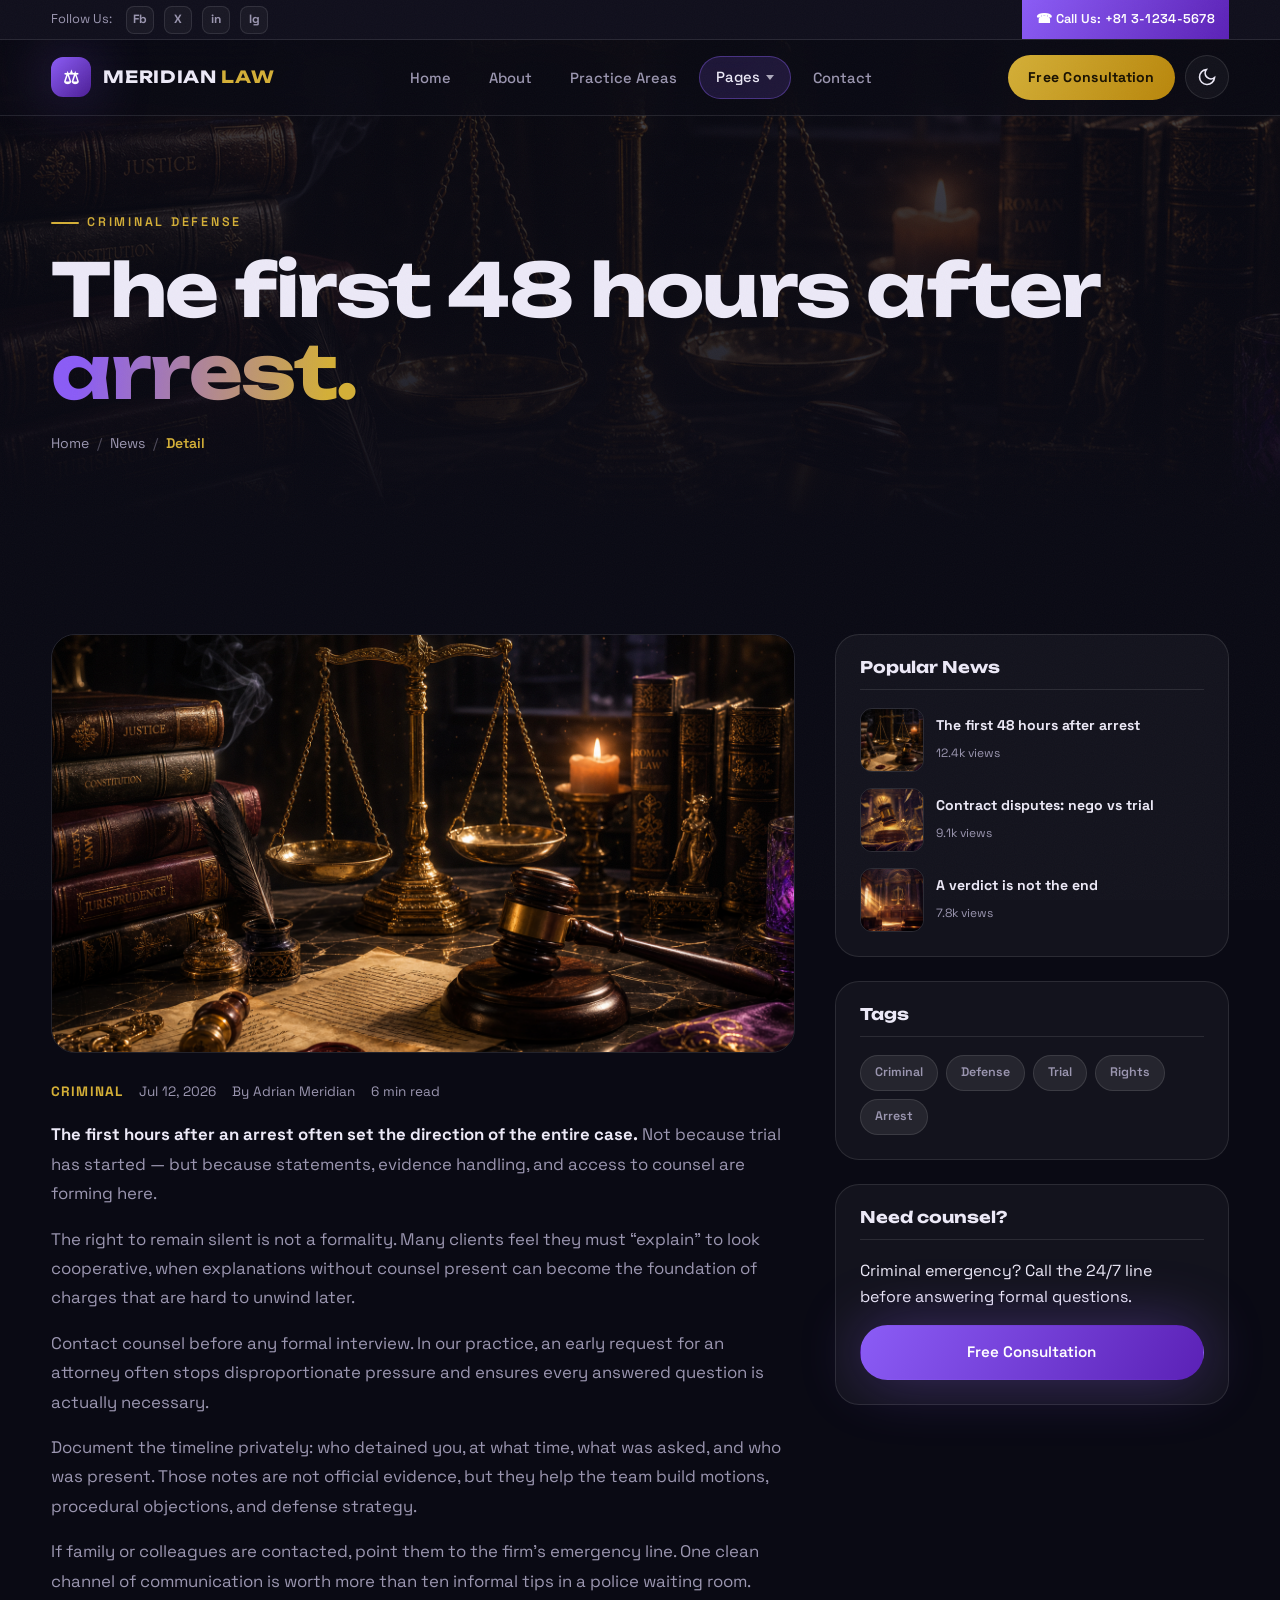
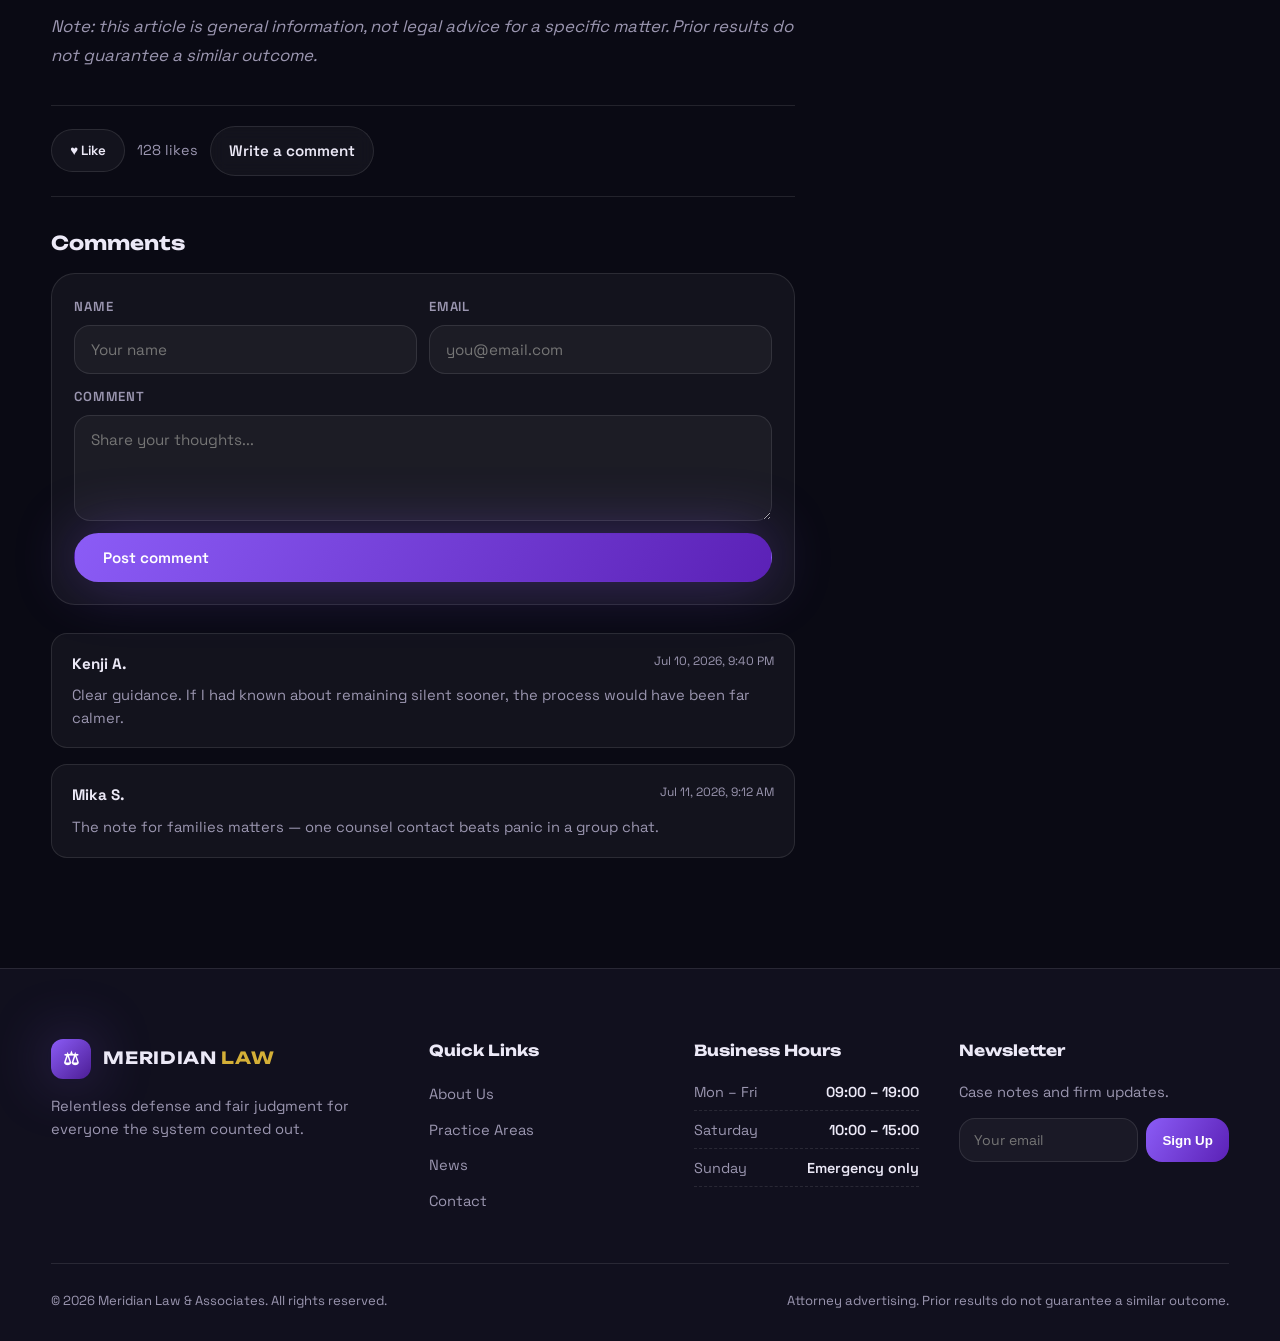
<file: news-detail.html>
﻿<!DOCTYPE html>
<html lang="en" data-theme="night">
<head>
  <meta charset="UTF-8" />
  <meta name="viewport" content="width=device-width, initial-scale=1.0" />
  <title>The first 48 hours after arrest — Meridian Law News</title>
  <meta name="description" content="What to do in the first 48 hours after arrest — from the right to remain silent to contacting counsel early." />
  <script>
    (function () {
      var t = localStorage.getItem("meridian-theme");
      if (t === "day" || t === "night") document.documentElement.setAttribute("data-theme", t);
    })();
  </script>
  <link rel="preconnect" href="https://fonts.googleapis.com" />
  <link rel="preconnect" href="https://fonts.gstatic.com" crossorigin />
  <link href="https://fonts.googleapis.com/css2?family=Unbounded:wght@500;600;700&family=Space+Grotesk:wght@400;500;600;700&display=swap" rel="stylesheet" />
  <link rel="stylesheet" href="css/style.css" />
</head>
<body>

  <div class="topbar">
    <div class="container">
      <div class="topbar-social">
        <span>Follow Us:</span>
        <a href="#" aria-label="Facebook">Fb</a>
        <a href="#" aria-label="X">X</a>
        <a href="#" aria-label="LinkedIn">in</a>
        <a href="#" aria-label="Instagram">Ig</a>
      </div>
      <a class="topbar-phone" href="tel:+81312345678">☎ Call Us: +81 3-1234-5678</a>
    </div>
  </div>

  <header class="navbar">
    <div class="container">
      <a href="index.html" class="brand">
        <span class="brand-mark">⚖</span>
        <span>MERIDIAN <em>LAW</em></span>
      </a>
      <nav>
        <ul class="nav-links">
          <li><a href="index.html">Home</a></li>
          <li><a href="about.html">About</a></li>
          <li><a href="practice.html">Practice Areas</a></li>
          <li class="has-dropdown">
            <a href="#" class="active">Pages</a>
            <ul class="dropdown-menu">
              <li><a href="cases.html">Cases</a></li>
              <li><a href="features.html">Features</a></li>
              <li><a href="attorneys.html">Attorneys</a></li>
              <li><a href="testimonials.html">Testimonials</a></li>
              <li><a href="news.html" class="active">News</a></li>
              <li><a href="404.html">404 Page</a></li>
            </ul>
          </li>
          <li><a href="contact.html">Contact</a></li>
        </ul>
      </nav>
      <div class="nav-actions">
        <a href="contact.html" class="nav-cta">Free Consultation</a>
        <button class="theme-toggle" aria-label="Toggle day / night mode">
          <svg class="icon-moon" viewBox="0 0 24 24" fill="none" stroke="currentColor" stroke-width="2" stroke-linecap="round"><path d="M21 12.8A9 9 0 1 1 11.2 3a7 7 0 0 0 9.8 9.8z"/></svg>
          <svg class="icon-sun" viewBox="0 0 24 24" fill="none" stroke="currentColor" stroke-width="2" stroke-linecap="round"><circle cx="12" cy="12" r="4"/><path d="M12 2v2M12 20v2M4.9 4.9l1.4 1.4M17.7 17.7l1.4 1.4M2 12h2M20 12h2M4.9 19.1l1.4-1.4M17.7 6.3l1.4-1.4"/></svg>
        </button>
        <button class="nav-burger" aria-label="Open menu"><span></span><span></span><span></span></button>
      </div>
    </div>
  </header>

  <section class="page-hero">
    <div class="hero-bg" style="background-image: url('images/scales-still.png');"></div>
    <div class="container">
      <p class="eyebrow">Criminal Defense</p>
      <h1 class="display-xl">The first 48 hours after <span class="gradient-text">arrest.</span></h1>
      <div class="breadcrumb">
        <a href="index.html">Home</a>
        <span class="sep">/</span>
        <a href="news.html">News</a>
        <span class="sep">/</span>
        <span class="current">Detail</span>
      </div>
    </div>
  </section>

  <section class="section">
    <div class="container article-layout">

      <article>
        <div class="article-cover">
          <img src="images/scales-still.png" alt="Scales of justice" />
        </div>

        <div class="article-meta">
          <span class="tag-pill" style="color:var(--gold); font-weight:700; letter-spacing:0.08em; text-transform:uppercase;">Criminal</span>
          <span>Jul 12, 2026</span>
          <span>By Adrian Meridian</span>
          <span>6 min read</span>
        </div>

        <div class="article-body">
          <p><strong>The first hours after an arrest often set the direction of the entire case.</strong> Not because trial has started — but because statements, evidence handling, and access to counsel are forming here.</p>
          <p>The right to remain silent is not a formality. Many clients feel they must “explain” to look cooperative, when explanations without counsel present can become the foundation of charges that are hard to unwind later.</p>
          <p>Contact counsel before any formal interview. In our practice, an early request for an attorney often stops disproportionate pressure and ensures every answered question is actually necessary.</p>
          <p>Document the timeline privately: who detained you, at what time, what was asked, and who was present. Those notes are not official evidence, but they help the team build motions, procedural objections, and defense strategy.</p>
          <p>If family or colleagues are contacted, point them to the firm's emergency line. One clean channel of communication is worth more than ten informal tips in a police waiting room.</p>
          <p><em>Note: this article is general information, not legal advice for a specific matter. Prior results do not guarantee a similar outcome.</em></p>
        </div>

        <div class="article-actions">
          <button id="like-btn" class="like-btn" type="button" data-article-id="arrest-48h" data-likes="128" aria-pressed="false">
            ♥ Like
          </button>
          <span id="like-count" class="like-count">128 likes</span>
          <a href="#comments" class="btn btn-ghost" style="padding:12px 18px;">Write a comment</a>
        </div>

        <div id="comments" class="comments-section">
          <h3>Comments</h3>

          <form id="comment-form" class="comment-form" data-article-id="arrest-48h">
            <div class="comment-form-row">
              <div class="field">
                <label for="c-name">Name</label>
                <input id="c-name" name="name" type="text" placeholder="Your name" required />
              </div>
              <div class="field">
                <label for="c-email">Email</label>
                <input id="c-email" name="email" type="email" placeholder="you@email.com" />
              </div>
            </div>
            <div class="field">
              <label for="c-message">Comment</label>
              <textarea id="c-message" name="message" rows="4" placeholder="Share your thoughts..." required></textarea>
            </div>
            <button type="submit" class="btn btn-primary">Post comment</button>
          </form>

          <div id="comments-list" class="comments-list">
            <article class="comment-item">
              <header>
                <strong>Kenji A.</strong>
                <time>Jul 10, 2026, 9:40 PM</time>
              </header>
              <p>Clear guidance. If I had known about remaining silent sooner, the process would have been far calmer.</p>
            </article>
            <article class="comment-item">
              <header>
                <strong>Mika S.</strong>
                <time>Jul 11, 2026, 9:12 AM</time>
              </header>
              <p>The note for families matters — one counsel contact beats panic in a group chat.</p>
            </article>
          </div>
        </div>
      </article>

      <aside class="news-sidebar">
        <div class="sidebar-block">
          <h3>Popular News</h3>
          <ul class="popular-list">
            <li>
              <a href="news-detail.html">
                <img src="images/scales-still.png" alt="" />
                <div>
                  <strong>The first 48 hours after arrest</strong>
                  <span>12.4k views</span>
                </div>
              </a>
            </li>
            <li>
              <a href="news.html">
                <img src="images/courtroom-gavel.png" alt="" />
                <div>
                  <strong>Contract disputes: nego vs trial</strong>
                  <span>9.1k views</span>
                </div>
              </a>
            </li>
            <li>
              <a href="news.html">
                <img src="images/hero-courtroom.png" alt="" />
                <div>
                  <strong>A verdict is not the end</strong>
                  <span>7.8k views</span>
                </div>
              </a>
            </li>
          </ul>
        </div>

        <div class="sidebar-block">
          <h3>Tags</h3>
          <div class="tag-cloud">
            <a href="news.html">Criminal</a>
            <a href="news.html">Defense</a>
            <a href="news.html">Trial</a>
            <a href="news.html">Rights</a>
            <a href="news.html">Arrest</a>
          </div>
        </div>

        <div class="sidebar-block">
          <h3>Need counsel?</h3>
          <p class="about-line" style="margin-bottom:16px;">Criminal emergency? Call the 24/7 line before answering formal questions.</p>
          <a href="contact.html" class="btn btn-primary" style="width:100%; justify-content:center;">Free Consultation</a>
        </div>
      </aside>

    </div>
  </section>

  <footer class="footer">
    <div class="container">
      <div class="footer-grid">
        <div>
          <a href="index.html" class="brand"><span class="brand-mark">⚖</span><span>MERIDIAN <em>LAW</em></span></a>
          <p class="about-line">Relentless defense and fair judgment for everyone the system counted out.</p>
        </div>
        <div>
          <h4>Quick Links</h4>
          <ul>
            <li><a href="about.html">About Us</a></li>
            <li><a href="practice.html">Practice Areas</a></li>
            <li><a href="news.html">News</a></li>
            <li><a href="contact.html">Contact</a></li>
          </ul>
        </div>
        <div>
          <h4>Business Hours</h4>
          <div class="footer-hours">
            <div><span>Mon – Fri</span><b>09:00 – 19:00</b></div>
            <div><span>Saturday</span><b>10:00 – 15:00</b></div>
            <div><span>Sunday</span><b>Emergency only</b></div>
          </div>
        </div>
        <div>
          <h4>Newsletter</h4>
          <p class="about-line">Case notes and firm updates.</p>
          <form class="newsletter">
            <input type="email" placeholder="Your email" required />
            <button type="submit">Sign Up</button>
          </form>
        </div>
      </div>
      <div class="footer-bottom">
        <span>© 2026 Meridian Law &amp; Associates. All rights reserved.</span>
        <span>Attorney advertising. Prior results do not guarantee a similar outcome.</span>
      </div>
    </div>
  </footer>
  <script src="js/main.js"></script>
</body>
</html>
</file>
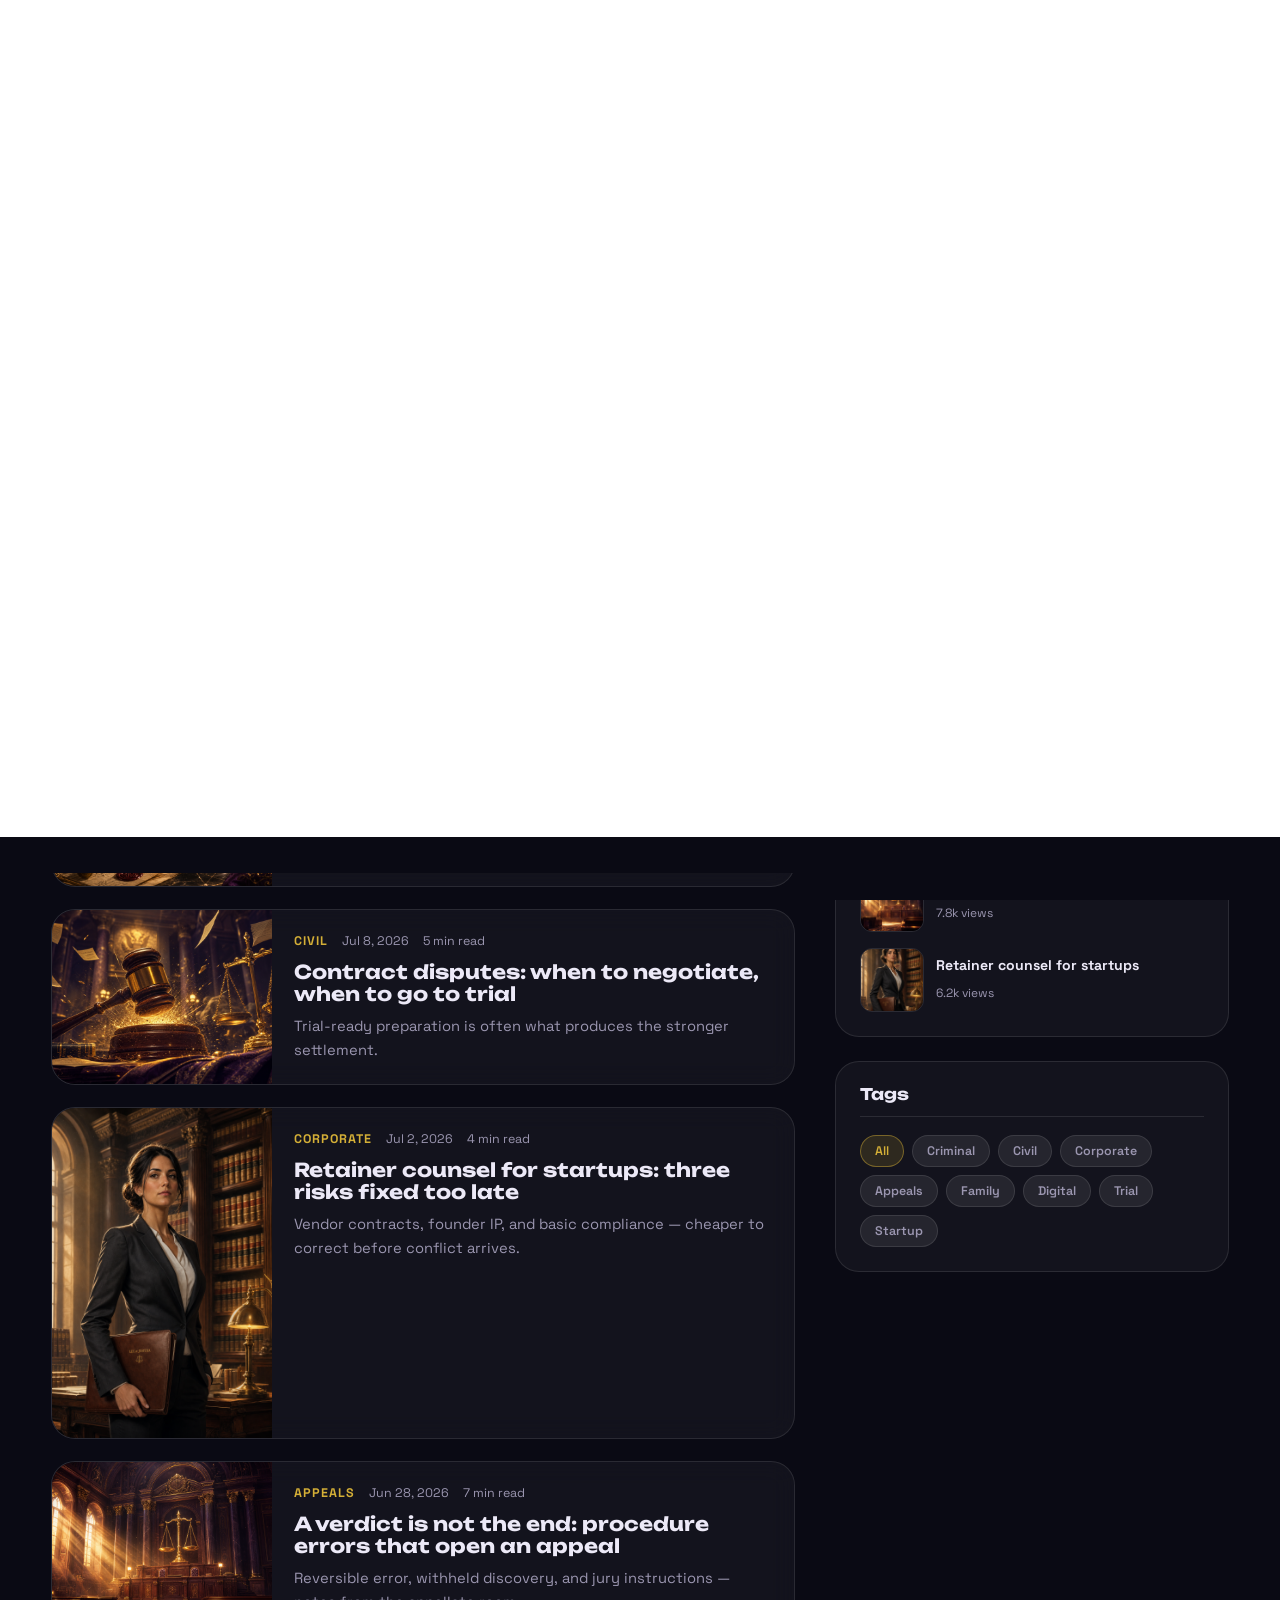
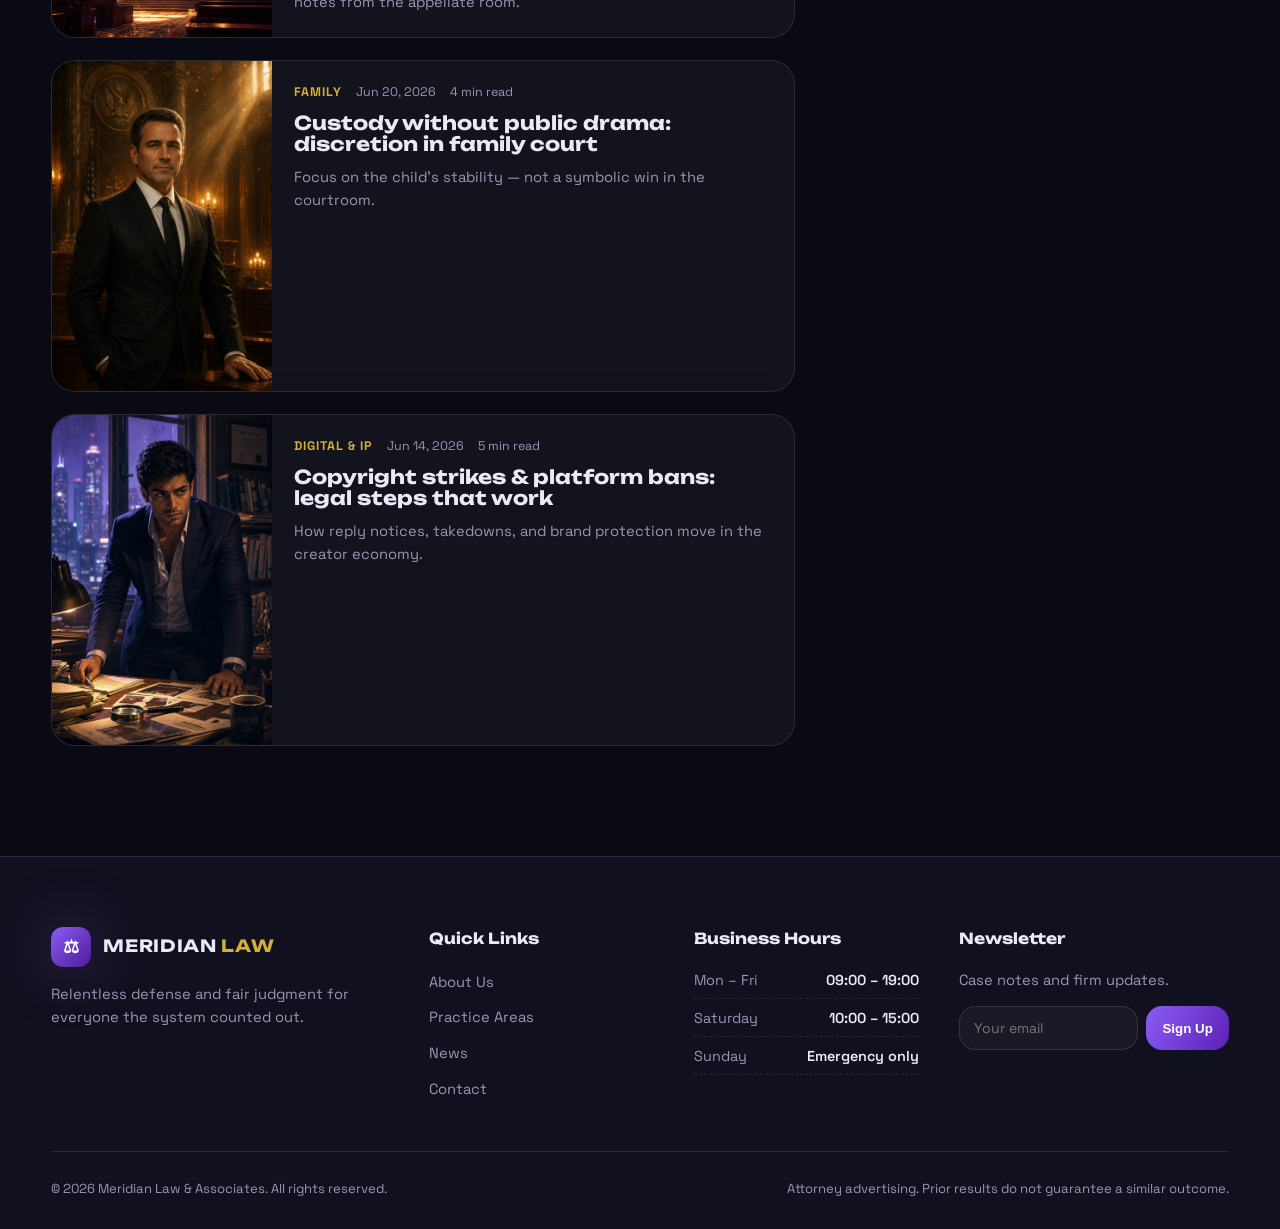
<file: news.html>
﻿<!DOCTYPE html>
<html lang="en" data-theme="night">
<head>
  <meta charset="UTF-8" />
  <meta name="viewport" content="width=device-width, initial-scale=1.0" />
  <title>News Portal — Meridian Law</title>
  <meta name="description" content="Meridian Law news portal — legal updates, case insights, and courtroom notes." />
  <script>
    (function () {
      var t = localStorage.getItem("meridian-theme");
      if (t === "day" || t === "night") document.documentElement.setAttribute("data-theme", t);
    })();
  </script>
  <link rel="preconnect" href="https://fonts.googleapis.com" />
  <link rel="preconnect" href="https://fonts.gstatic.com" crossorigin />
  <link href="https://fonts.googleapis.com/css2?family=Unbounded:wght@500;600;700&family=Space+Grotesk:wght@400;500;600;700&display=swap" rel="stylesheet" />
  <link rel="stylesheet" href="css/style.css" />
</head>
<body>

  <div class="topbar">
    <div class="container">
      <div class="topbar-social">
        <span>Follow Us:</span>
        <a href="#" aria-label="Facebook">Fb</a>
        <a href="#" aria-label="X">X</a>
        <a href="#" aria-label="LinkedIn">in</a>
        <a href="#" aria-label="Instagram">Ig</a>
      </div>
      <a class="topbar-phone" href="tel:+81312345678">☎ Call Us: +81 3-1234-5678</a>
    </div>
  </div>

  <header class="navbar">
    <div class="container">
      <a href="index.html" class="brand">
        <span class="brand-mark">⚖</span>
        <span>MERIDIAN <em>LAW</em></span>
      </a>
      <nav>
        <ul class="nav-links">
          <li><a href="index.html">Home</a></li>
          <li><a href="about.html">About</a></li>
          <li><a href="practice.html">Practice Areas</a></li>
          <li class="has-dropdown">
            <a href="#" class="active">Pages</a>
            <ul class="dropdown-menu">
              <li><a href="cases.html">Cases</a></li>
              <li><a href="features.html">Features</a></li>
              <li><a href="attorneys.html">Attorneys</a></li>
              <li><a href="testimonials.html">Testimonials</a></li>
              <li><a href="news.html" class="active">News</a></li>
              <li><a href="404.html">404 Page</a></li>
            </ul>
          </li>
          <li><a href="contact.html">Contact</a></li>
        </ul>
      </nav>
      <div class="nav-actions">
        <a href="contact.html" class="nav-cta">Free Consultation</a>
        <button class="theme-toggle" aria-label="Toggle day / night mode">
          <svg class="icon-moon" viewBox="0 0 24 24" fill="none" stroke="currentColor" stroke-width="2" stroke-linecap="round"><path d="M21 12.8A9 9 0 1 1 11.2 3a7 7 0 0 0 9.8 9.8z"/></svg>
          <svg class="icon-sun" viewBox="0 0 24 24" fill="none" stroke="currentColor" stroke-width="2" stroke-linecap="round"><circle cx="12" cy="12" r="4"/><path d="M12 2v2M12 20v2M4.9 4.9l1.4 1.4M17.7 17.7l1.4 1.4M2 12h2M20 12h2M4.9 19.1l1.4-1.4M17.7 6.3l1.4-1.4"/></svg>
        </button>
        <button class="nav-burger" aria-label="Open menu"><span></span><span></span><span></span></button>
      </div>
    </div>
  </header>

  <section class="page-hero">
    <div class="hero-bg" style="background-image: url('images/hero-courtroom.png');"></div>
    <div class="container">
      <p class="eyebrow">News Portal</p>
      <h1 class="display-xl">Legal notes worth <span class="gradient-text">reading.</span></h1>
      <div class="breadcrumb">
        <a href="index.html">Home</a>
        <span class="sep">/</span>
        <span class="current">News</span>
      </div>
    </div>
  </section>

  <section class="section">
    <div class="container news-layout">

      <div>
        <form id="news-search-form" class="news-search" role="search">
          <input id="news-search-input" type="search" placeholder="Search news, topics, or rulings..." aria-label="Search news" />
          <button type="submit">Search</button>
        </form>

        <div id="news-list" class="news-list">
          <a class="card news-item reveal" href="news-detail.html" data-tags="criminal defense trial">
            <div class="news-item-media">
              <img src="images/scales-still.png" alt="" />
            </div>
            <div class="news-item-body">
              <div class="news-meta">
                <span class="tag-pill">Criminal</span>
                <span>Jul 12, 2026</span>
                <span>6 min read</span>
              </div>
              <h3>The first 48 hours after arrest: what actually decides a case</h3>
              <p>From the right to remain silent to early counsel, the opening moves often matter more than the trial itself.</p>
            </div>
          </a>

          <a class="card news-item reveal" href="news-detail.html" data-tags="civil contract litigation">
            <div class="news-item-media">
              <img src="images/courtroom-gavel.png" alt="" />
            </div>
            <div class="news-item-body">
              <div class="news-meta">
                <span class="tag-pill">Civil</span>
                <span>Jul 8, 2026</span>
                <span>5 min read</span>
              </div>
              <h3>Contract disputes: when to negotiate, when to go to trial</h3>
              <p>Trial-ready preparation is often what produces the stronger settlement.</p>
            </div>
          </a>

          <a class="card news-item reveal" href="news-detail.html" data-tags="corporate compliance startup">
            <div class="news-item-media">
              <img src="images/attorney-reiko.png" alt="" />
            </div>
            <div class="news-item-body">
              <div class="news-meta">
                <span class="tag-pill">Corporate</span>
                <span>Jul 2, 2026</span>
                <span>4 min read</span>
              </div>
              <h3>Retainer counsel for startups: three risks fixed too late</h3>
              <p>Vendor contracts, founder IP, and basic compliance — cheaper to correct before conflict arrives.</p>
            </div>
          </a>

          <a class="card news-item reveal" href="news-detail.html" data-tags="appeals post-conviction criminal">
            <div class="news-item-media">
              <img src="images/hero-courtroom.png" alt="" />
            </div>
            <div class="news-item-body">
              <div class="news-meta">
                <span class="tag-pill">Appeals</span>
                <span>Jun 28, 2026</span>
                <span>7 min read</span>
              </div>
              <h3>A verdict is not the end: procedure errors that open an appeal</h3>
              <p>Reversible error, withheld discovery, and jury instructions — notes from the appellate room.</p>
            </div>
          </a>

          <a class="card news-item reveal" href="news-detail.html" data-tags="family custody confidentiality">
            <div class="news-item-media">
              <img src="images/attorney-hiromi.png" alt="" />
            </div>
            <div class="news-item-body">
              <div class="news-meta">
                <span class="tag-pill">Family</span>
                <span>Jun 20, 2026</span>
                <span>4 min read</span>
              </div>
              <h3>Custody without public drama: discretion in family court</h3>
              <p>Focus on the child's stability — not a symbolic win in the courtroom.</p>
            </div>
          </a>

          <a class="card news-item reveal" href="news-detail.html" data-tags="digital ip creator">
            <div class="news-item-media">
              <img src="images/attorney-daichi.png" alt="" />
            </div>
            <div class="news-item-body">
              <div class="news-meta">
                <span class="tag-pill">Digital &amp; IP</span>
                <span>Jun 14, 2026</span>
                <span>5 min read</span>
              </div>
              <h3>Copyright strikes &amp; platform bans: legal steps that work</h3>
              <p>How reply notices, takedowns, and brand protection move in the creator economy.</p>
            </div>
          </a>
        </div>

        <div id="news-empty" class="news-empty">No articles match that search or tag.</div>
      </div>

      <aside class="news-sidebar">
        <div class="sidebar-block">
          <h3>Popular News</h3>
          <ul class="popular-list">
            <li>
              <a href="news-detail.html">
                <img src="images/scales-still.png" alt="" />
                <div>
                  <strong>The first 48 hours after arrest</strong>
                  <span>12.4k views</span>
                </div>
              </a>
            </li>
            <li>
              <a href="news-detail.html">
                <img src="images/courtroom-gavel.png" alt="" />
                <div>
                  <strong>Contract disputes: nego vs trial</strong>
                  <span>9.1k views</span>
                </div>
              </a>
            </li>
            <li>
              <a href="news-detail.html">
                <img src="images/hero-courtroom.png" alt="" />
                <div>
                  <strong>A verdict is not the end</strong>
                  <span>7.8k views</span>
                </div>
              </a>
            </li>
            <li>
              <a href="news-detail.html">
                <img src="images/attorney-reiko.png" alt="" />
                <div>
                  <strong>Retainer counsel for startups</strong>
                  <span>6.2k views</span>
                </div>
              </a>
            </li>
          </ul>
        </div>

        <div class="sidebar-block">
          <h3>Tags</h3>
          <div class="tag-cloud">
            <button type="button" class="active" data-news-tag="all">All</button>
            <button type="button" data-news-tag="criminal">Criminal</button>
            <button type="button" data-news-tag="civil">Civil</button>
            <button type="button" data-news-tag="corporate">Corporate</button>
            <button type="button" data-news-tag="appeals">Appeals</button>
            <button type="button" data-news-tag="family">Family</button>
            <button type="button" data-news-tag="digital">Digital</button>
            <button type="button" data-news-tag="trial">Trial</button>
            <button type="button" data-news-tag="startup">Startup</button>
          </div>
        </div>
      </aside>

    </div>
  </section>

  <footer class="footer">
    <div class="container">
      <div class="footer-grid">
        <div>
          <a href="index.html" class="brand"><span class="brand-mark">⚖</span><span>MERIDIAN <em>LAW</em></span></a>
          <p class="about-line">Relentless defense and fair judgment for everyone the system counted out.</p>
        </div>
        <div>
          <h4>Quick Links</h4>
          <ul>
            <li><a href="about.html">About Us</a></li>
            <li><a href="practice.html">Practice Areas</a></li>
            <li><a href="news.html">News</a></li>
            <li><a href="contact.html">Contact</a></li>
          </ul>
        </div>
        <div>
          <h4>Business Hours</h4>
          <div class="footer-hours">
            <div><span>Mon – Fri</span><b>09:00 – 19:00</b></div>
            <div><span>Saturday</span><b>10:00 – 15:00</b></div>
            <div><span>Sunday</span><b>Emergency only</b></div>
          </div>
        </div>
        <div>
          <h4>Newsletter</h4>
          <p class="about-line">Case notes and firm updates.</p>
          <form class="newsletter">
            <input type="email" placeholder="Your email" required />
            <button type="submit">Sign Up</button>
          </form>
        </div>
      </div>
      <div class="footer-bottom">
        <span>© 2026 Meridian Law &amp; Associates. All rights reserved.</span>
        <span>Attorney advertising. Prior results do not guarantee a similar outcome.</span>
      </div>
    </div>
  </footer>
  <script src="js/main.js"></script>
</body>
</html>
</file>
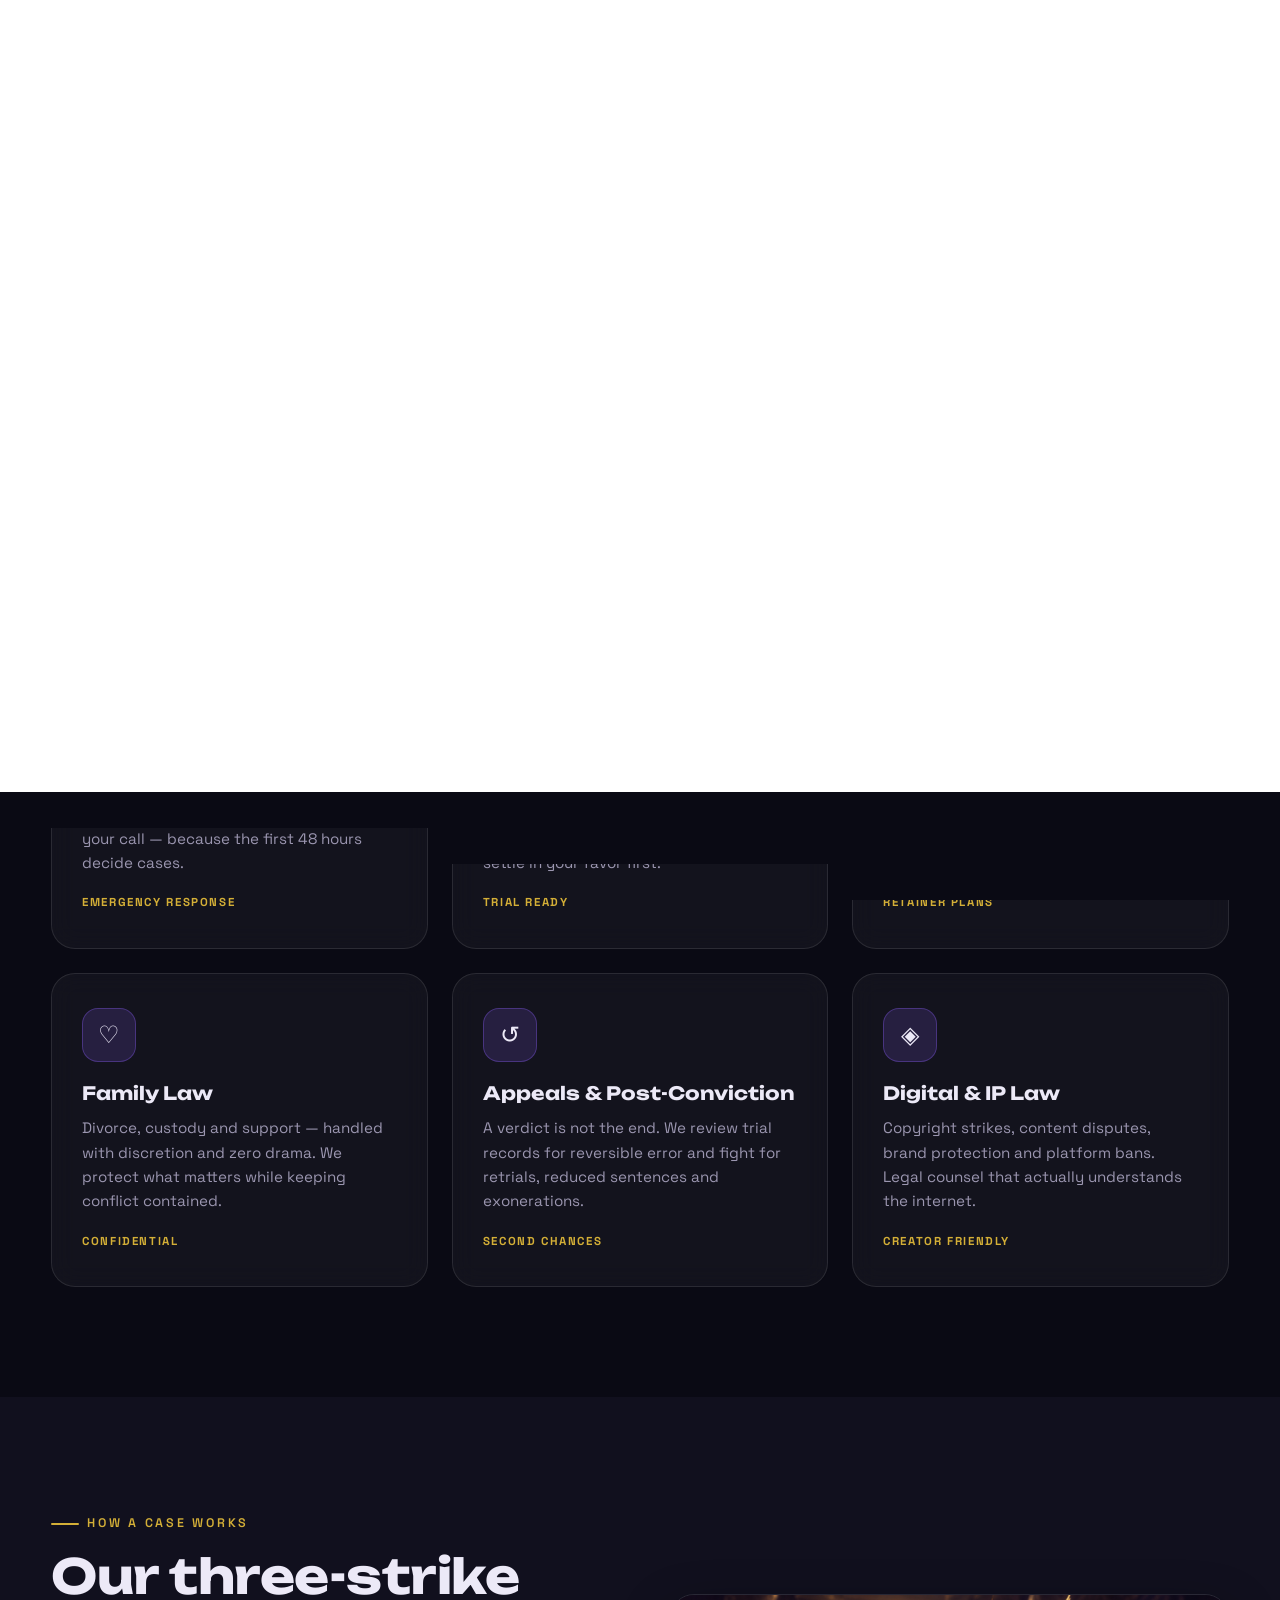
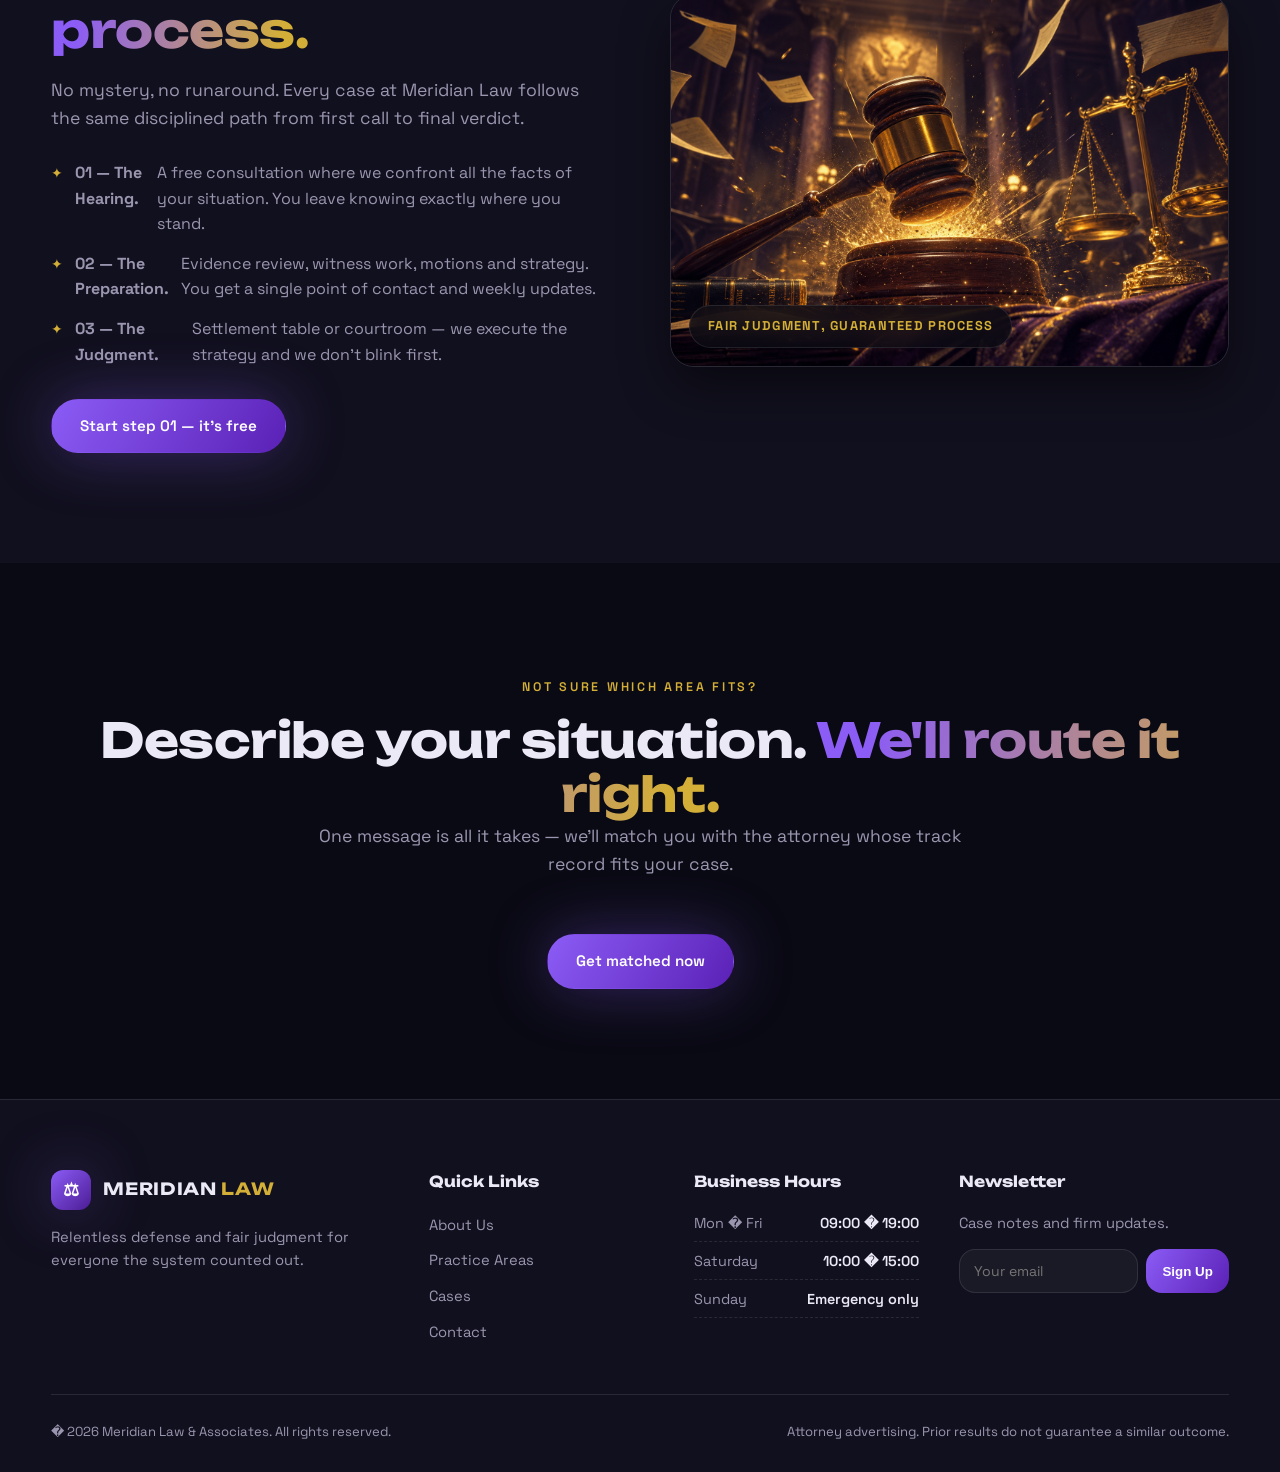
<file: practice.html>
﻿<!DOCTYPE html>
<html lang="en" data-theme="night">
<head>
  <meta charset="UTF-8" />
  <meta name="viewport" content="width=device-width, initial-scale=1.0" />
  <title>Practice Areas — Meridian Law</title>
  <meta name="description" content="Criminal defense, civil litigation, corporate counsel, family law, appeals and more at Meridian Law & Associates." />
  <script>
    (function () {
      var t = localStorage.getItem("meridian-theme");
      if (t === "day" || t === "night") document.documentElement.setAttribute("data-theme", t);
    })();
  </script>
  <link rel="preconnect" href="https://fonts.googleapis.com" />
  <link rel="preconnect" href="https://fonts.gstatic.com" crossorigin />
  <link href="https://fonts.googleapis.com/css2?family=Unbounded:wght@500;600;700&family=Space+Grotesk:wght@400;500;600;700&display=swap" rel="stylesheet" />
  <link rel="stylesheet" href="css/style.css" />
</head>
<body>

  <div class="topbar">
    <div class="container">
      <div class="topbar-social">
        <span>Follow Us:</span>
        <a href="#" aria-label="Facebook">Fb</a>
        <a href="#" aria-label="X">X</a>
        <a href="#" aria-label="LinkedIn">in</a>
        <a href="#" aria-label="Instagram">Ig</a>
      </div>
      <a class="topbar-phone" href="tel:+81312345678">&#9742; Call Us: +81 3-1234-5678</a>
    </div>
  </div>

  <header class="navbar">
    <div class="container">
      <a href="index.html" class="brand">
        <span class="brand-mark">&#9878;</span>
        <span>MERIDIAN <em>LAW</em></span>
      </a>
      <nav>
        <ul class="nav-links">
          <li><a href="index.html">Home</a></li>
          <li><a href="about.html">About</a></li>
          <li><a href="practice.html" class="active">Practice Areas</a></li>
          <li class="has-dropdown">
            <a href="#">Pages</a>
            <ul class="dropdown-menu">
              <li><a href="cases.html">Cases</a></li>
              <li><a href="features.html">Features</a></li>
              <li><a href="attorneys.html">Attorneys</a></li>
              <li><a href="testimonials.html">Testimonials</a></li>
              <li><a href="news.html">News</a></li>
              <li><a href="404.html">404 Page</a></li>
            </ul>
          </li>
          <li><a href="contact.html">Contact</a></li>
        </ul>
      </nav>
      <div class="nav-actions">
        <a href="contact.html" class="nav-cta">Free Consultation</a>
        <button class="theme-toggle" aria-label="Toggle day / night mode">
          <svg class="icon-moon" viewBox="0 0 24 24" fill="none" stroke="currentColor" stroke-width="2" stroke-linecap="round"><path d="M21 12.8A9 9 0 1 1 11.2 3a7 7 0 0 0 9.8 9.8z"/></svg>
          <svg class="icon-sun" viewBox="0 0 24 24" fill="none" stroke="currentColor" stroke-width="2" stroke-linecap="round"><circle cx="12" cy="12" r="4"/><path d="M12 2v2M12 20v2M4.9 4.9l1.4 1.4M17.7 17.7l1.4 1.4M2 12h2M20 12h2M4.9 19.1l1.4-1.4M17.7 6.3l1.4-1.4"/></svg>
        </button>
        <button class="nav-burger" aria-label="Open menu"><span></span><span></span><span></span></button>
      </div>
    </div>
  </header>

  <!-- ======= PAGE HERO ======= -->
  <section class="page-hero">
    <div class="hero-bg" style="background-image: url('images/scales-still.png');"></div>
    <div class="container">
      <p class="eyebrow">Practice areas</p>
      <h1 class="display-xl">Pick your battlefield. <span class="gradient-text">We've fought them all.</span></h1>
      <div class="breadcrumb">
        <a href="index.html">Home</a>
        <span class="sep">/</span>
        <span class="current">Practice Areas</span>
      </div>
    </div>
  </section>

  <!-- ======= AREAS GRID ======= -->
  <section class="section">
    <div class="container">
      <div class="grid grid-3">
        <article class="card reveal">
          <div class="card-icon">&#9878;</div>
          <h3>Criminal Defense</h3>
          <p>Arrests, indictments, bail hearings and trial defense. We move within hours of your call — because the first 48 hours decide cases.</p>
          <span class="tag">Emergency response</span>
        </article>
        <article class="card reveal">
          <div class="card-icon">✒</div>
          <h3>Civil Litigation</h3>
          <p>Contract disputes, negligence, defamation and damages. We prepare every case for trial, which is why most settle in your favor first.</p>
          <span class="tag">Trial ready</span>
        </article>
        <article class="card reveal">
          <div class="card-icon">&#9670;</div>
          <h3>Corporate Counsel</h3>
          <p>Formation, contracts, compliance and disputes for startups and growing companies. Monthly retainer plans with unlimited consults.</p>
          <span class="tag">Retainer plans</span>
        </article>
        <article class="card reveal">
          <div class="card-icon">&#9825;</div>
          <h3>Family Law</h3>
          <p>Divorce, custody and support — handled with discretion and zero drama. We protect what matters while keeping conflict contained.</p>
          <span class="tag">Confidential</span>
        </article>
        <article class="card reveal">
          <div class="card-icon">&#8634;</div>
          <h3>Appeals & Post-Conviction</h3>
          <p>A verdict is not the end. We review trial records for reversible error and fight for retrials, reduced sentences and exonerations.</p>
          <span class="tag">Second chances</span>
        </article>
        <article class="card reveal">
          <div class="card-icon">&#9672;</div>
          <h3>Digital & IP Law</h3>
          <p>Copyright strikes, content disputes, brand protection and platform bans. Legal counsel that actually understands the internet.</p>
          <span class="tag">Creator friendly</span>
        </article>
      </div>
    </div>
  </section>

  <!-- ======= PROCESS ======= -->
  <section class="section section-soft">
    <div class="container split">
      <div class="split-body reveal">
        <p class="eyebrow">How a case works</p>
        <h2 class="display-lg">Our three-strike <span class="gradient-text">process.</span></h2>
        <p class="lead" style="margin: 18px 0 28px;">No mystery, no runaround. Every case at Meridian Law follows the same disciplined path from first call to final verdict.</p>
        <ul class="checklist">
          <li><strong>01 — The Hearing.</strong> A free consultation where we confront all the facts of your situation. You leave knowing exactly where you stand.</li>
          <li><strong>02 — The Preparation.</strong> Evidence review, witness work, motions and strategy. You get a single point of contact and weekly updates.</li>
          <li><strong>03 — The Judgment.</strong> Settlement table or courtroom — we execute the strategy and we don't blink first.</li>
        </ul>
        <a href="contact.html" class="btn btn-primary">Start step 01 — it's free</a>
      </div>
      <div class="split-media reveal">
        <img src="images/courtroom-gavel.png" alt="A gavel striking its block in a grand courtroom" />
        <span class="floating-tag">Fair judgment, guaranteed process</span>
      </div>
    </div>
  </section>

  <!-- ======= CTA ======= -->
  <section class="section">
    <div class="container">
      <div class="section-head center reveal">
        <p class="eyebrow">Not sure which area fits?</p>
        <h2 class="display-lg">Describe your situation. <span class="gradient-text">We'll route it right.</span></h2>
        <p class="lead">One message is all it takes — we'll match you with the attorney whose track record fits your case.</p>
      </div>
      <div style="text-align:center;" class="reveal">
        <a href="contact.html" class="btn btn-primary">Get matched now</a>
      </div>
    </div>
  </section>

  <footer class="footer">
    <div class="container">
      <div class="footer-grid">
        <div>
          <a href="index.html" class="brand"><span class="brand-mark">&#9878;</span><span>MERIDIAN <em>LAW</em></span></a>
          <p class="about-line">Relentless defense and fair judgment for everyone the system counted out.</p>
        </div>
        <div>
          <h4>Quick Links</h4>
          <ul>
            <li><a href="about.html">About Us</a></li>
            <li><a href="practice.html">Practice Areas</a></li>
            <li><a href="cases.html">Cases</a></li>
            <li><a href="contact.html">Contact</a></li>
          </ul>
        </div>
        <div>
          <h4>Business Hours</h4>
          <div class="footer-hours">
            <div><span>Mon � Fri</span><b>09:00 � 19:00</b></div>
            <div><span>Saturday</span><b>10:00 � 15:00</b></div>
            <div><span>Sunday</span><b>Emergency only</b></div>
          </div>
        </div>
        <div>
          <h4>Newsletter</h4>
          <p class="about-line">Case notes and firm updates.</p>
          <form class="newsletter">
            <input type="email" placeholder="Your email" required />
            <button type="submit">Sign Up</button>
          </form>
        </div>
      </div>
      <div class="footer-bottom">
        <span>� 2026 Meridian Law &amp; Associates. All rights reserved.</span>
        <span>Attorney advertising. Prior results do not guarantee a similar outcome.</span>
      </div>
    </div>
  </footer>

  <script src="js/main.js"></script>
</body>
</html>
</file>
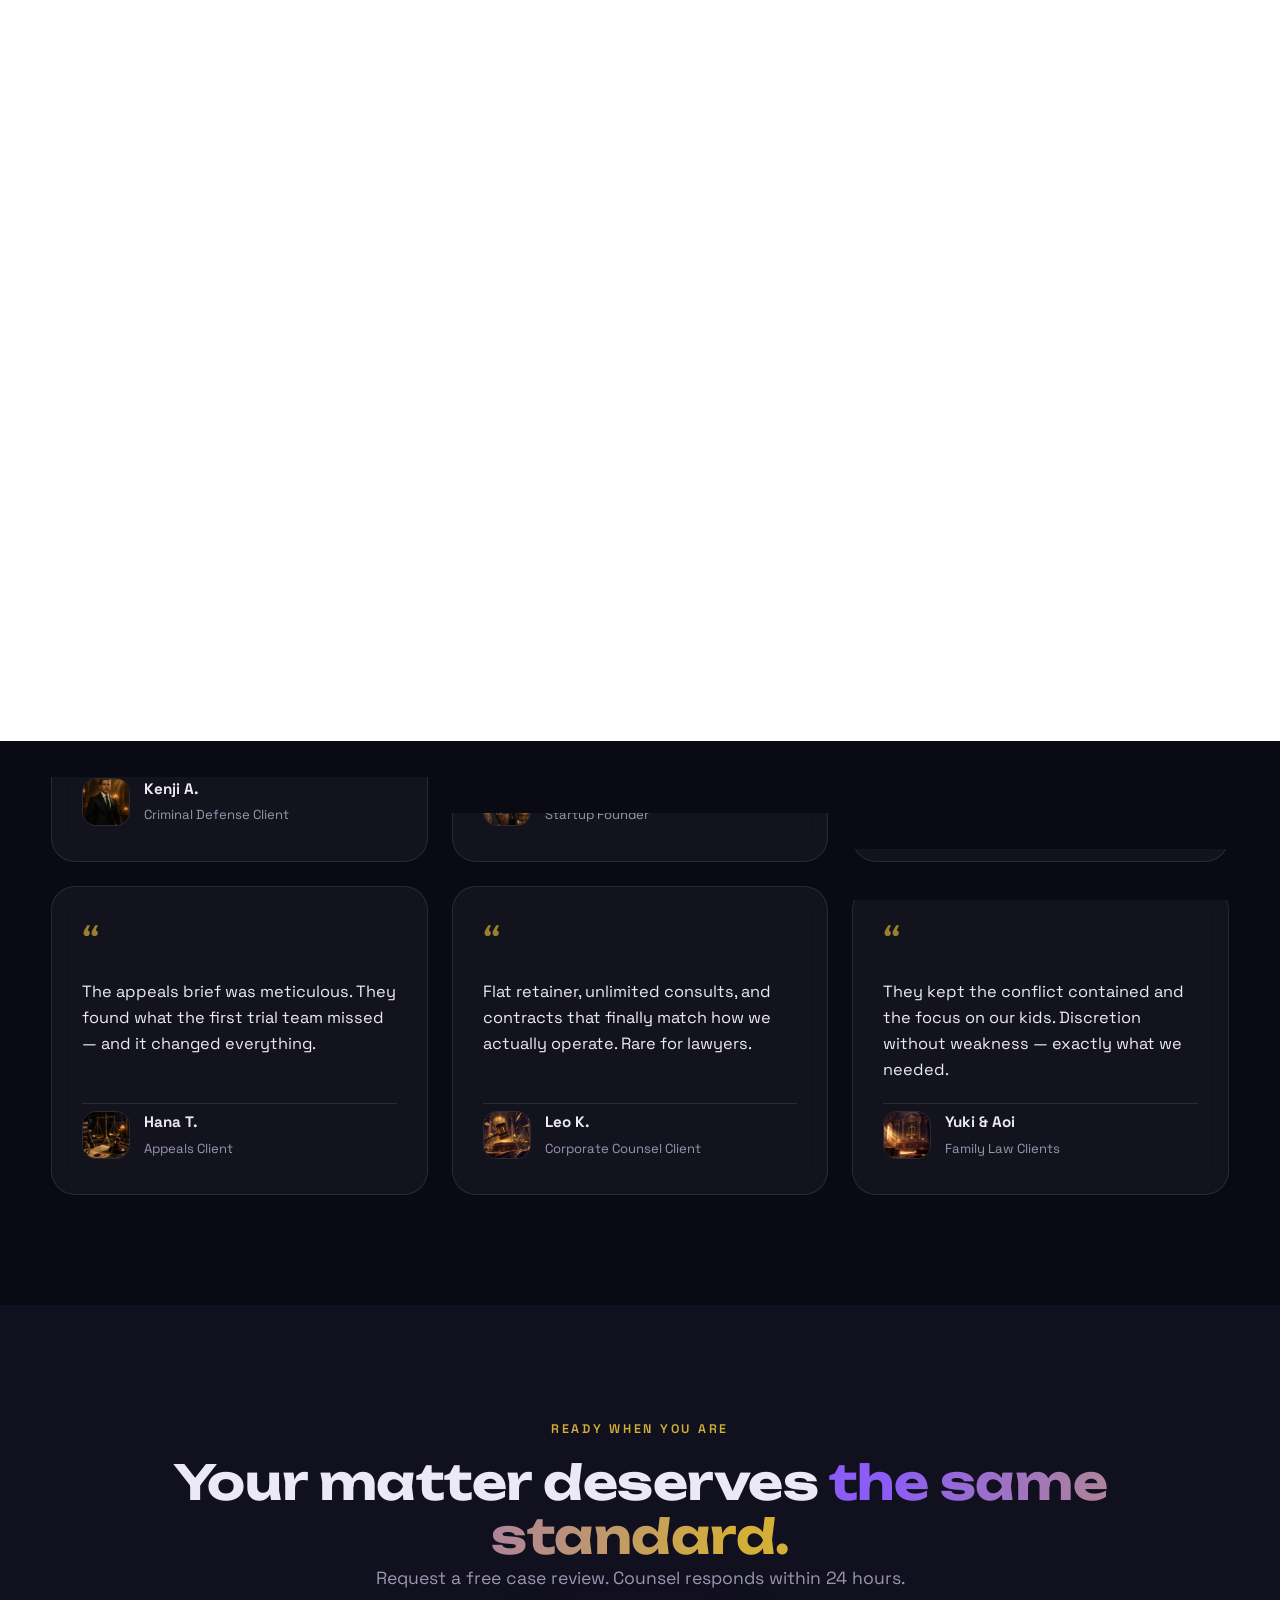
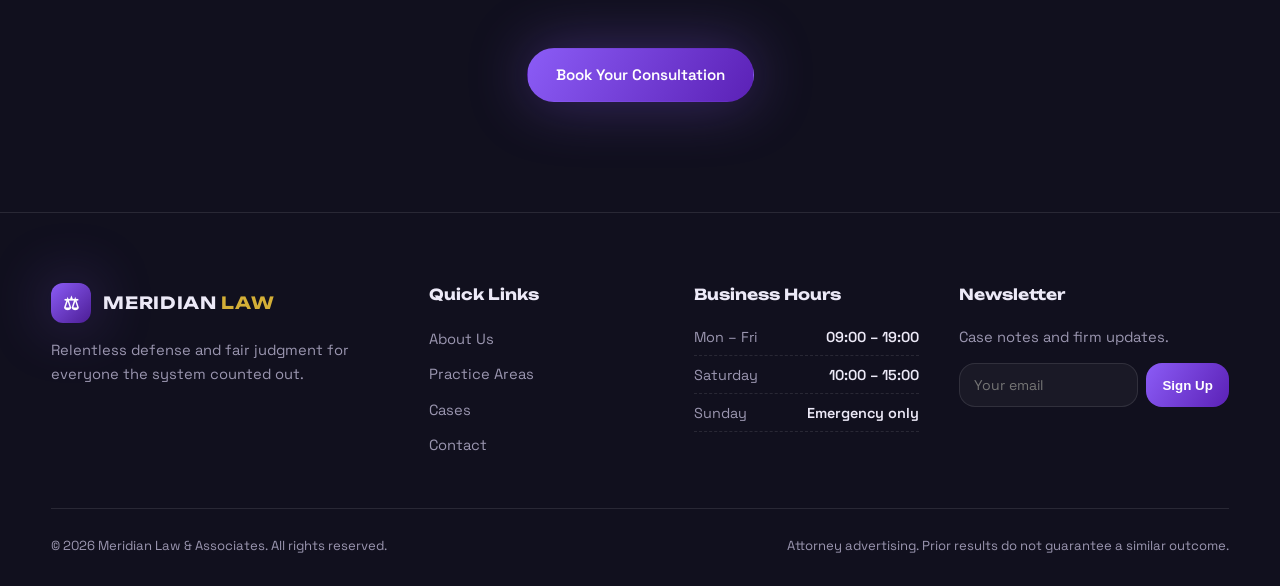
<file: testimonials.html>
﻿<!DOCTYPE html>
<html lang="en" data-theme="night">
<head>
  <meta charset="UTF-8" />
  <meta name="viewport" content="width=device-width, initial-scale=1.0" />
  <title>Testimonials — Meridian Law</title>
  <meta name="description" content="Client testimonials for Meridian Law & Associates — criminal defense, civil litigation, and corporate counsel." />
  <script>
    (function () {
      var t = localStorage.getItem("meridian-theme");
      if (t === "day" || t === "night") document.documentElement.setAttribute("data-theme", t);
    })();
  </script>
  <link rel="preconnect" href="https://fonts.googleapis.com" />
  <link rel="preconnect" href="https://fonts.gstatic.com" crossorigin />
  <link href="https://fonts.googleapis.com/css2?family=Unbounded:wght@500;600;700&family=Space+Grotesk:wght@400;500;600;700&display=swap" rel="stylesheet" />
  <link rel="stylesheet" href="css/style.css" />
</head>
<body>

  <div class="topbar">
    <div class="container">
      <div class="topbar-social">
        <span>Follow Us:</span>
        <a href="#" aria-label="Facebook">Fb</a>
        <a href="#" aria-label="X">X</a>
        <a href="#" aria-label="LinkedIn">in</a>
        <a href="#" aria-label="Instagram">Ig</a>
      </div>
      <a class="topbar-phone" href="tel:+81312345678">☎ Call Us: +81 3-1234-5678</a>
    </div>
  </div>

  <header class="navbar">
    <div class="container">
      <a href="index.html" class="brand">
        <span class="brand-mark">⚖</span>
        <span>MERIDIAN <em>LAW</em></span>
      </a>
      <nav>
        <ul class="nav-links">
          <li><a href="index.html">Home</a></li>
          <li><a href="about.html">About</a></li>
          <li><a href="practice.html">Practice Areas</a></li>
          <li class="has-dropdown">
            <a href="#" class="active">Pages</a>
            <ul class="dropdown-menu">
              <li><a href="cases.html">Cases</a></li>
              <li><a href="features.html">Features</a></li>
              <li><a href="attorneys.html">Attorneys</a></li>
              <li><a href="testimonials.html" class="active">Testimonials</a></li>
              <li><a href="news.html">News</a></li>
              <li><a href="404.html">404 Page</a></li>
            </ul>
          </li>
          <li><a href="contact.html">Contact</a></li>
        </ul>
      </nav>
      <div class="nav-actions">
        <a href="contact.html" class="nav-cta">Free Consultation</a>
        <button class="theme-toggle" aria-label="Toggle day / night mode">
          <svg class="icon-moon" viewBox="0 0 24 24" fill="none" stroke="currentColor" stroke-width="2" stroke-linecap="round"><path d="M21 12.8A9 9 0 1 1 11.2 3a7 7 0 0 0 9.8 9.8z"/></svg>
          <svg class="icon-sun" viewBox="0 0 24 24" fill="none" stroke="currentColor" stroke-width="2" stroke-linecap="round"><circle cx="12" cy="12" r="4"/><path d="M12 2v2M12 20v2M4.9 4.9l1.4 1.4M17.7 17.7l1.4 1.4M2 12h2M20 12h2M4.9 19.1l1.4-1.4M17.7 6.3l1.4-1.4"/></svg>
        </button>
        <button class="nav-burger" aria-label="Open menu"><span></span><span></span><span></span></button>
      </div>
    </div>
  </header>

  <section class="page-hero">
    <div class="hero-bg" style="background-image: url('images/hero-courtroom.png');"></div>
    <div class="container">
      <p class="eyebrow">Testimonials</p>
      <h1 class="display-xl">What our clients <span class="gradient-text">say.</span></h1>
      <div class="breadcrumb">
        <a href="index.html">Home</a>
        <span class="sep">/</span>
        <span class="current">Testimonials</span>
      </div>
    </div>
  </section>

  <section class="section">
    <div class="container">
      <div class="grid grid-3">
        <article class="card testimonial-card reveal">
          <div class="quote-mark">“</div>
          <blockquote>They treated my case like it mattered from the first call. Clear strategy, no scare tactics — and a result I did not think was possible.</blockquote>
          <div class="testimonial-meta">
            <img class="avatar" src="images/attorney-hiromi.png" alt="" />
            <div>
              <strong>Kenji A.</strong>
              <span>Criminal Defense Client</span>
            </div>
          </div>
        </article>
        <article class="card testimonial-card reveal">
          <div class="quote-mark">“</div>
          <blockquote>Reiko and the team dismantled a messy contract dispute with calm precision. We settled from a position of strength.</blockquote>
          <div class="testimonial-meta">
            <img class="avatar" src="images/attorney-reiko.png" alt="" />
            <div>
              <strong>Mika S.</strong>
              <span>Startup Founder</span>
            </div>
          </div>
        </article>
        <article class="card testimonial-card reveal">
          <div class="quote-mark">“</div>
          <blockquote>Emergency line at 2 a.m., counsel by morning. If you need someone who actually picks up — call Meridian Law.</blockquote>
          <div class="testimonial-meta">
            <img class="avatar" src="images/attorney-daichi.png" alt="" />
            <div>
              <strong>David R.</strong>
              <span>Civil Litigation Client</span>
            </div>
          </div>
        </article>
        <article class="card testimonial-card reveal">
          <div class="quote-mark">“</div>
          <blockquote>The appeals brief was meticulous. They found what the first trial team missed — and it changed everything.</blockquote>
          <div class="testimonial-meta">
            <img class="avatar" src="images/scales-still.png" alt="" />
            <div>
              <strong>Hana T.</strong>
              <span>Appeals Client</span>
            </div>
          </div>
        </article>
        <article class="card testimonial-card reveal">
          <div class="quote-mark">“</div>
          <blockquote>Flat retainer, unlimited consults, and contracts that finally match how we actually operate. Rare for lawyers.</blockquote>
          <div class="testimonial-meta">
            <img class="avatar" src="images/courtroom-gavel.png" alt="" />
            <div>
              <strong>Leo K.</strong>
              <span>Corporate Counsel Client</span>
            </div>
          </div>
        </article>
        <article class="card testimonial-card reveal">
          <div class="quote-mark">“</div>
          <blockquote>They kept the conflict contained and the focus on our kids. Discretion without weakness — exactly what we needed.</blockquote>
          <div class="testimonial-meta">
            <img class="avatar" src="images/hero-courtroom.png" alt="" />
            <div>
              <strong>Yuki &amp; Aoi</strong>
              <span>Family Law Clients</span>
            </div>
          </div>
        </article>
      </div>
    </div>
  </section>

  <section class="section section-soft">
    <div class="container">
      <div class="section-head center reveal">
        <p class="eyebrow">Ready when you are</p>
        <h2 class="display-lg">Your matter deserves <span class="gradient-text">the same standard.</span></h2>
        <p class="lead">Request a free case review. Counsel responds within 24 hours.</p>
      </div>
      <div style="text-align:center;" class="reveal">
        <a href="contact.html" class="btn btn-primary">Book Your Consultation</a>
      </div>
    </div>
  </section>

  <footer class="footer">
    <div class="container">
      <div class="footer-grid">
        <div>
          <a href="index.html" class="brand"><span class="brand-mark">⚖</span><span>MERIDIAN <em>LAW</em></span></a>
          <p class="about-line">Relentless defense and fair judgment for everyone the system counted out.</p>
        </div>
        <div>
          <h4>Quick Links</h4>
          <ul>
            <li><a href="about.html">About Us</a></li>
            <li><a href="practice.html">Practice Areas</a></li>
            <li><a href="cases.html">Cases</a></li>
            <li><a href="contact.html">Contact</a></li>
          </ul>
        </div>
        <div>
          <h4>Business Hours</h4>
          <div class="footer-hours">
            <div><span>Mon – Fri</span><b>09:00 – 19:00</b></div>
            <div><span>Saturday</span><b>10:00 – 15:00</b></div>
            <div><span>Sunday</span><b>Emergency only</b></div>
          </div>
        </div>
        <div>
          <h4>Newsletter</h4>
          <p class="about-line">Case notes and firm updates.</p>
          <form class="newsletter">
            <input type="email" placeholder="Your email" required />
            <button type="submit">Sign Up</button>
          </form>
        </div>
      </div>
      <div class="footer-bottom">
        <span>© 2026 Meridian Law &amp; Associates. All rights reserved.</span>
        <span>Attorney advertising. Prior results do not guarantee a similar outcome.</span>
      </div>
    </div>
  </footer>
  <script src="js/main.js"></script>
</body>
</html>
</file>
<file: css/style.css>
﻿/* ============================================================
   Meridian Law — Courtroom x Gen-Z aesthetic
   Day / Night theming via CSS custom properties
   ============================================================ */

:root {
  --font-display: "Unbounded", sans-serif;
  --font-body: "Space Grotesk", sans-serif;
  --radius-lg: 24px;
  --radius-md: 16px;
  --radius-pill: 999px;
  --topbar-h: 40px;
  --nav-h: 76px;
  --header-offset: calc(var(--topbar-h) + var(--nav-h));
  --transition: 0.35s cubic-bezier(0.22, 1, 0.36, 1);
}

/* ---------- NIGHT (default) ---------- */
:root,
[data-theme="night"] {
  --bg: #0a0a14;
  --bg-soft: #11101e;
  --surface: rgba(255, 255, 255, 0.04);
  --surface-strong: rgba(255, 255, 255, 0.08);
  --border: rgba(255, 255, 255, 0.1);
  --text: #ece9f7;
  --text-muted: #9b96b0;
  --accent: #8b5cf6;
  --accent-soft: rgba(139, 92, 246, 0.16);
  --gold: #d4af37;
  --gold-soft: rgba(212, 175, 55, 0.14);
  --hero-overlay: linear-gradient(180deg, rgba(10, 10, 20, 0.25) 0%, rgba(10, 10, 20, 0.65) 70%, #0a0a14 100%);
  --glow: 0 0 60px rgba(139, 92, 246, 0.35);
  --shadow: 0 20px 50px rgba(0, 0, 0, 0.45);
  color-scheme: dark;
}

/* ---------- DAY ---------- */
[data-theme="day"] {
  --bg: #f6f3ec;
  --bg-soft: #efeae0;
  --surface: rgba(20, 15, 35, 0.04);
  --surface-strong: rgba(20, 15, 35, 0.07);
  --border: rgba(20, 15, 35, 0.12);
  --text: #171226;
  --text-muted: #5d5770;
  --accent: #6d28d9;
  --accent-soft: rgba(109, 40, 217, 0.1);
  --gold: #a97e12;
  --gold-soft: rgba(169, 126, 18, 0.12);
  --hero-overlay: linear-gradient(180deg, rgba(246, 243, 236, 0.05) 0%, rgba(246, 243, 236, 0.55) 75%, #f6f3ec 100%);
  --glow: 0 0 60px rgba(109, 40, 217, 0.18);
  --shadow: 0 20px 50px rgba(30, 20, 60, 0.12);
  color-scheme: light;
}

/* ---------- base ---------- */
* { margin: 0; padding: 0; box-sizing: border-box; }

html { scroll-behavior: smooth; }

body {
  font-family: var(--font-body);
  background: var(--bg);
  color: var(--text);
  line-height: 1.6;
  overflow-x: hidden;
  transition: background 0.5s ease, color 0.5s ease;
}

img { max-width: 100%; display: block; }

a { color: inherit; text-decoration: none; }

.container {
  width: min(1180px, 92%);
  margin-inline: auto;
}

/* grain overlay for texture */
body::before {
  content: "";
  position: fixed;
  inset: 0;
  pointer-events: none;
  z-index: 999;
  opacity: 0.05;
  background-image: url("data:image/svg+xml,%3Csvg xmlns='http://www.w3.org/2000/svg' width='120' height='120'%3E%3Cfilter id='n'%3E%3CfeTurbulence type='fractalNoise' baseFrequency='0.9' numOctaves='2'/%3E%3C/filter%3E%3Crect width='100%25' height='100%25' filter='url(%23n)' opacity='0.6'/%3E%3C/svg%3E");
}

/* ---------- typography ---------- */
h1, h2, h3 { font-family: var(--font-display); line-height: 1.12; font-weight: 700; }

.display-xl { font-size: clamp(2.4rem, 6vw, 4.6rem); letter-spacing: -0.02em; }
.display-lg { font-size: clamp(1.9rem, 4vw, 3rem); letter-spacing: -0.01em; }
.display-md { font-size: clamp(1.3rem, 2.4vw, 1.8rem); }

.gradient-text {
  background: linear-gradient(95deg, var(--accent) 10%, var(--gold) 90%);
  -webkit-background-clip: text;
  background-clip: text;
  -webkit-text-fill-color: transparent;
  color: transparent;
}

.eyebrow {
  display: inline-flex;
  align-items: center;
  gap: 8px;
  font-size: 0.78rem;
  font-weight: 600;
  letter-spacing: 0.22em;
  text-transform: uppercase;
  color: var(--gold);
  margin-bottom: 16px;
}

.eyebrow::before {
  content: "";
  width: 28px;
  height: 2px;
  background: var(--gold);
  border-radius: 2px;
}

.lead { font-size: 1.1rem; color: var(--text-muted); max-width: 60ch; }

/* ---------- topbar ---------- */
.topbar {
  position: fixed;
  top: 0;
  left: 0;
  right: 0;
  z-index: 110;
  height: var(--topbar-h);
  background: color-mix(in srgb, var(--bg-soft) 92%, #000);
  border-bottom: 1px solid var(--border);
  font-size: 0.8rem;
  color: var(--text-muted);
}

.topbar .container {
  height: 100%;
  display: flex;
  align-items: center;
  justify-content: space-between;
  gap: 16px;
}

.topbar-social {
  display: flex;
  align-items: center;
  gap: 10px;
}

.topbar-social span { margin-right: 4px; }

.topbar-social a {
  width: 28px;
  height: 28px;
  border-radius: 8px;
  display: grid;
  place-items: center;
  border: 1px solid var(--border);
  background: var(--surface);
  transition: var(--transition);
  font-size: 0.75rem;
  font-weight: 700;
}

.topbar-social a:hover {
  color: var(--gold);
  border-color: color-mix(in srgb, var(--gold) 40%, transparent);
}

.topbar-phone {
  display: inline-flex;
  align-items: center;
  gap: 10px;
  padding: 0 14px;
  height: 100%;
  background: linear-gradient(120deg, var(--accent), #5b21b6);
  color: #fff;
  font-weight: 600;
  letter-spacing: 0.02em;
}

.topbar-phone:hover { filter: brightness(1.08); }

/* ---------- navbar ---------- */
.navbar {
  position: fixed;
  top: var(--topbar-h);
  left: 0;
  right: 0;
  z-index: 100;
  height: var(--nav-h);
  display: flex;
  align-items: center;
  backdrop-filter: blur(18px);
  -webkit-backdrop-filter: blur(18px);
  background: color-mix(in srgb, var(--bg) 72%, transparent);
  border-bottom: 1px solid var(--border);
  transition: background 0.5s ease;
}

.navbar .container {
  display: flex;
  align-items: center;
  justify-content: space-between;
  gap: 20px;
}

.brand {
  display: flex;
  align-items: center;
  gap: 12px;
  font-family: var(--font-display);
  font-weight: 700;
  font-size: 1.05rem;
  letter-spacing: 0.04em;
}

.brand-mark {
  width: 40px;
  height: 40px;
  border-radius: 12px;
  display: grid;
  place-items: center;
  background: linear-gradient(135deg, var(--accent), #4c1d95);
  color: #fff;
  box-shadow: var(--glow);
  font-size: 1.15rem;
}

.brand span em { color: var(--gold); font-style: normal; }

.nav-links {
  display: flex;
  align-items: center;
  gap: 6px;
  list-style: none;
}

.nav-links a {
  padding: 9px 16px;
  border-radius: var(--radius-pill);
  font-size: 0.92rem;
  font-weight: 500;
  color: var(--text-muted);
  transition: var(--transition);
}

.nav-links a:hover { color: var(--text); background: var(--surface-strong); }

.nav-links a.active {
  color: var(--text);
  background: var(--accent-soft);
  border: 1px solid color-mix(in srgb, var(--accent) 40%, transparent);
}

.nav-links .has-dropdown { position: relative; }

.nav-links .has-dropdown > a {
  display: inline-flex;
  align-items: center;
  gap: 6px;
}

.nav-links .has-dropdown > a::after {
  content: "";
  width: 0;
  height: 0;
  border-left: 4px solid transparent;
  border-right: 4px solid transparent;
  border-top: 5px solid currentColor;
  opacity: 0.7;
}

.dropdown-menu {
  position: absolute;
  top: calc(100% + 10px);
  left: 0;
  min-width: 200px;
  padding: 10px;
  list-style: none;
  border-radius: var(--radius-md);
  border: 1px solid var(--border);
  background: color-mix(in srgb, var(--bg) 94%, transparent);
  backdrop-filter: blur(18px);
  box-shadow: var(--shadow);
  opacity: 0;
  visibility: hidden;
  transform: translateY(8px);
  transition: var(--transition);
  z-index: 120;
}

.has-dropdown:hover > .dropdown-menu,
.has-dropdown.open > .dropdown-menu {
  opacity: 1;
  visibility: visible;
  transform: none;
}

.dropdown-menu a {
  display: block;
  border-radius: 10px;
  padding: 11px 14px;
}

.nav-cta {
  display: inline-flex;
  align-items: center;
  padding: 11px 20px;
  border-radius: var(--radius-pill);
  background: linear-gradient(120deg, var(--gold), #b8860b);
  color: #1a1200;
  font-weight: 700;
  font-size: 0.88rem;
  letter-spacing: 0.02em;
  transition: var(--transition);
  white-space: nowrap;
}

.nav-cta:hover { transform: translateY(-2px); filter: brightness(1.08); }

.nav-actions { display: flex; align-items: center; gap: 10px; }

/* theme toggle */
.theme-toggle {
  width: 44px;
  height: 44px;
  border-radius: var(--radius-pill);
  border: 1px solid var(--border);
  background: var(--surface);
  color: var(--text);
  display: grid;
  place-items: center;
  cursor: pointer;
  transition: var(--transition);
}

.theme-toggle:hover { border-color: var(--accent); box-shadow: var(--glow); transform: rotate(15deg); }

.theme-toggle svg { width: 20px; height: 20px; }
.theme-toggle .icon-sun { display: none; }
[data-theme="day"] .theme-toggle .icon-sun { display: block; }
[data-theme="day"] .theme-toggle .icon-moon { display: none; }

/* hamburger */
.nav-burger {
  display: none;
  width: 44px;
  height: 44px;
  border-radius: 12px;
  border: 1px solid var(--border);
  background: var(--surface);
  color: var(--text);
  cursor: pointer;
  flex-direction: column;
  align-items: center;
  justify-content: center;
  gap: 5px;
}

.nav-burger span {
  width: 18px;
  height: 2px;
  background: currentColor;
  border-radius: 2px;
  transition: var(--transition);
}

/* ---------- buttons ---------- */
.btn {
  display: inline-flex;
  align-items: center;
  gap: 10px;
  padding: 14px 28px;
  border-radius: var(--radius-pill);
  font-family: var(--font-body);
  font-weight: 600;
  font-size: 0.95rem;
  border: 1px solid transparent;
  cursor: pointer;
  transition: var(--transition);
}

.btn-primary {
  background: linear-gradient(120deg, var(--accent), #5b21b6);
  color: #fff;
  box-shadow: var(--glow);
}

.btn-primary:hover { transform: translateY(-3px); filter: brightness(1.12); }

.btn-ghost {
  border-color: var(--border);
  background: var(--surface);
  color: var(--text);
  backdrop-filter: blur(8px);
}

.btn-ghost:hover { border-color: var(--gold); color: var(--gold); transform: translateY(-3px); }

/* ---------- hero ---------- */
.hero {
  position: relative;
  min-height: 100svh;
  display: flex;
  align-items: center;
  padding: calc(var(--header-offset) + 40px) 0 70px;
  isolation: isolate;
}

.hero-bg {
  position: absolute;
  inset: 0;
  z-index: -2;
  background-size: cover;
  background-position: center 20%;
}

.hero::after {
  content: "";
  position: absolute;
  inset: 0;
  z-index: -1;
  background: var(--hero-overlay);
}

.hero-grid {
  display: grid;
  grid-template-columns: 1.15fr 0.85fr;
  gap: 40px;
  align-items: center;
  width: min(1180px, 92%);
}

.hero-content { max-width: 640px; }

.hero .chips { display: flex; flex-wrap: wrap; gap: 10px; margin: 26px 0 34px; }

.chip {
  padding: 8px 18px;
  border-radius: var(--radius-pill);
  font-size: 0.82rem;
  font-weight: 600;
  border: 1px solid var(--border);
  background: color-mix(in srgb, var(--bg) 55%, transparent);
  backdrop-filter: blur(10px);
  color: var(--text);
}

.chip strong { color: var(--gold); }

.hero-cta { display: flex; flex-wrap: wrap; gap: 14px; }

.hero-form {
  padding: 28px 26px 26px;
  border-radius: var(--radius-lg);
  border: 1px solid rgba(255, 255, 255, 0.18);
  background: rgba(10, 10, 20, 0.28);
  backdrop-filter: blur(10px) saturate(1.1);
  -webkit-backdrop-filter: blur(10px) saturate(1.1);
  box-shadow: 0 16px 40px rgba(0, 0, 0, 0.25);
}

[data-theme="day"] .hero-form {
  background: rgba(246, 243, 236, 0.35);
  border-color: rgba(20, 15, 35, 0.14);
}

.hero-form .eyebrow { margin-bottom: 10px; }

.hero-form .display-md { margin-bottom: 8px; }

.hero-form-note {
  color: var(--text-muted);
  font-size: 0.9rem;
  margin-bottom: 20px;
  line-height: 1.5;
}

.hero-form-grid {
  display: grid;
  grid-template-columns: 1fr 1fr;
  gap: 14px;
}

.hero-form-grid .field.full { grid-column: 1 / -1; }

.hero-form-grid .field label {
  font-size: 0.72rem;
  font-weight: 600;
  letter-spacing: 0.08em;
  text-transform: uppercase;
  color: var(--text-muted);
}

.hero-form-grid .field input,
.hero-form-grid .field select,
.hero-form-grid .field textarea {
  font-family: var(--font-body);
  font-size: 0.9rem;
  padding: 12px 14px;
  border-radius: 12px;
  border: 1px solid rgba(255, 255, 255, 0.16);
  background: rgba(255, 255, 255, 0.08);
  color: var(--text);
  transition: var(--transition);
  resize: vertical;
  width: 100%;
}

[data-theme="day"] .hero-form-grid .field input,
[data-theme="day"] .hero-form-grid .field select,
[data-theme="day"] .hero-form-grid .field textarea {
  background: rgba(255, 255, 255, 0.45);
  border-color: rgba(20, 15, 35, 0.12);
}

.hero-form-grid .field input::placeholder,
.hero-form-grid .field textarea::placeholder {
  color: color-mix(in srgb, var(--text-muted) 80%, transparent);
}

.hero-form-grid .field input:focus,
.hero-form-grid .field select:focus,
.hero-form-grid .field textarea:focus {
  outline: none;
  border-color: var(--accent);
  background: rgba(255, 255, 255, 0.12);
  box-shadow: 0 0 0 4px var(--accent-soft);
}

.hero-form-submit {
  width: 100%;
  justify-content: center;
  padding: 14px 20px;
}

/* ---------- marquee ---------- */
.marquee {
  overflow: hidden;
  border-block: 1px solid var(--border);
  background: var(--bg-soft);
  padding: 18px 0;
  white-space: nowrap;
}

.marquee-track {
  display: inline-flex;
  gap: 48px;
  animation: marquee 26s linear infinite;
}

.marquee-track span {
  font-family: var(--font-display);
  font-size: 0.95rem;
  font-weight: 600;
  letter-spacing: 0.14em;
  text-transform: uppercase;
  color: var(--text-muted);
}

.marquee-track span em { color: var(--gold); font-style: normal; }

@keyframes marquee {
  to { transform: translateX(-50%); }
}

/* ---------- sections ---------- */
.section { padding: 110px 0; }
.section-soft { background: var(--bg-soft); }

.section-head { margin-bottom: 56px; }
.section-head.center { text-align: center; }
.section-head.center .lead { margin-inline: auto; }
.section-head.center .eyebrow::before { display: none; }

/* ---------- cards grid ---------- */
.grid { display: grid; gap: 24px; }
.grid-3 { grid-template-columns: repeat(3, 1fr); }
.grid-2 { grid-template-columns: repeat(2, 1fr); }

.card {
  position: relative;
  padding: 34px 30px;
  border-radius: var(--radius-lg);
  border: 1px solid var(--border);
  background: var(--surface);
  backdrop-filter: blur(12px);
  transition: var(--transition);
  overflow: hidden;
}

.card::before {
  content: "";
  position: absolute;
  inset: 0;
  background: radial-gradient(600px circle at var(--mx, 50%) var(--my, 0%), var(--accent-soft), transparent 45%);
  opacity: 0;
  transition: opacity 0.4s ease;
}

.card:hover::before { opacity: 1; }
.card:hover { transform: translateY(-6px); border-color: color-mix(in srgb, var(--accent) 45%, transparent); box-shadow: var(--shadow); }

.card-icon {
  width: 54px;
  height: 54px;
  border-radius: 16px;
  display: grid;
  place-items: center;
  font-size: 1.5rem;
  background: var(--accent-soft);
  border: 1px solid color-mix(in srgb, var(--accent) 35%, transparent);
  margin-bottom: 22px;
}

.card h3 { font-size: 1.15rem; margin-bottom: 12px; }
.card p { color: var(--text-muted); font-size: 0.95rem; }

.card .tag {
  display: inline-block;
  margin-top: 18px;
  font-size: 0.72rem;
  font-weight: 700;
  letter-spacing: 0.14em;
  text-transform: uppercase;
  color: var(--gold);
}

/* ---------- stats ---------- */
.stats {
  display: grid;
  grid-template-columns: repeat(4, 1fr);
  gap: 20px;
  text-align: center;
}

.stat {
  padding: 34px 16px;
  border-radius: var(--radius-lg);
  border: 1px solid var(--border);
  background: var(--surface);
}

.stat b {
  display: block;
  font-family: var(--font-display);
  font-size: clamp(1.8rem, 3.4vw, 2.6rem);
  background: linear-gradient(95deg, var(--accent), var(--gold));
  -webkit-background-clip: text;
  background-clip: text;
  -webkit-text-fill-color: transparent;
}

.stat small { color: var(--text-muted); font-size: 0.85rem; letter-spacing: 0.06em; text-transform: uppercase; }

/* ---------- split (image + text) ---------- */
.split {
  display: grid;
  grid-template-columns: 1fr 1fr;
  gap: 60px;
  align-items: center;
}

.split.reverse .split-media { order: 2; }

.split-media {
  position: relative;
  border-radius: var(--radius-lg);
  overflow: hidden;
  border: 1px solid var(--border);
  box-shadow: var(--shadow);
}

.split-media img { width: 100%; height: 100%; object-fit: cover; transition: transform 0.8s ease; }
.split-media:hover img { transform: scale(1.04); }

.split-media .floating-tag {
  position: absolute;
  bottom: 18px;
  left: 18px;
  padding: 10px 18px;
  border-radius: var(--radius-pill);
  background: color-mix(in srgb, var(--bg) 78%, transparent);
  backdrop-filter: blur(12px);
  border: 1px solid var(--border);
  font-size: 0.8rem;
  font-weight: 700;
  letter-spacing: 0.1em;
  text-transform: uppercase;
  color: var(--gold);
}

.split-body .lead { margin: 18px 0 28px; }

.checklist { list-style: none; display: grid; gap: 14px; margin-bottom: 32px; }

.checklist li { display: flex; gap: 12px; align-items: flex-start; color: var(--text-muted); }

.checklist li::before {
  content: "✦";
  color: var(--gold);
  font-size: 0.9rem;
  margin-top: 2px;
}

/* ---------- attorneys ---------- */
.attorney-card { padding: 0; overflow: hidden; }

.attorney-photo { position: relative; aspect-ratio: 3 / 3.4; overflow: hidden; }

.attorney-photo img { width: 100%; height: 100%; object-fit: cover; object-position: top; transition: transform 0.7s ease; }

.attorney-card:hover .attorney-photo img { transform: scale(1.06); }

.attorney-photo::after {
  content: "";
  position: absolute;
  inset: 0;
  background: linear-gradient(180deg, transparent 55%, color-mix(in srgb, var(--bg) 92%, transparent));
}

.attorney-info { padding: 24px 26px 30px; }

.attorney-info .role {
  font-size: 0.75rem;
  font-weight: 700;
  letter-spacing: 0.16em;
  text-transform: uppercase;
  color: var(--accent);
}

.attorney-info h3 { margin: 8px 0 10px; font-size: 1.25rem; }

.attorney-info p { color: var(--text-muted); font-size: 0.92rem; }

.attorney-badges { display: flex; flex-wrap: wrap; gap: 8px; margin-top: 16px; }

.attorney-badges span {
  font-size: 0.72rem;
  font-weight: 600;
  padding: 6px 12px;
  border-radius: var(--radius-pill);
  background: var(--gold-soft);
  color: var(--gold);
  border: 1px solid color-mix(in srgb, var(--gold) 30%, transparent);
}

/* ---------- quote / verdict banner ---------- */
.verdict {
  position: relative;
  border-radius: var(--radius-lg);
  overflow: hidden;
  padding: clamp(50px, 8vw, 90px) clamp(28px, 6vw, 80px);
  text-align: center;
  border: 1px solid var(--border);
  isolation: isolate;
}

.verdict-bg {
  position: absolute;
  inset: 0;
  z-index: -2;
  background-size: cover;
  background-position: center;
}

.verdict::after {
  content: "";
  position: absolute;
  inset: 0;
  z-index: -1;
  background: color-mix(in srgb, var(--bg) 72%, transparent);
  backdrop-filter: blur(2px);
}

.verdict blockquote {
  font-family: var(--font-display);
  font-size: clamp(1.3rem, 3vw, 2.1rem);
  font-weight: 600;
  max-width: 22ch;
  margin: 0 auto 20px;
}

.verdict cite { color: var(--gold); font-style: normal; font-size: 0.9rem; letter-spacing: 0.14em; text-transform: uppercase; }

/* ---------- timeline ---------- */
.timeline { position: relative; display: grid; gap: 36px; padding-left: 34px; }

.timeline::before {
  content: "";
  position: absolute;
  left: 8px;
  top: 6px;
  bottom: 6px;
  width: 2px;
  background: linear-gradient(180deg, var(--accent), var(--gold));
  border-radius: 2px;
}

.timeline-item { position: relative; }

.timeline-item::before {
  content: "";
  position: absolute;
  left: -33px;
  top: 6px;
  width: 16px;
  height: 16px;
  border-radius: 50%;
  background: var(--bg);
  border: 3px solid var(--accent);
  box-shadow: var(--glow);
}

.timeline-item b { font-family: var(--font-display); color: var(--gold); font-size: 0.85rem; letter-spacing: 0.1em; }
.timeline-item h3 { margin: 6px 0 8px; font-size: 1.1rem; }
.timeline-item p { color: var(--text-muted); font-size: 0.95rem; max-width: 55ch; }

/* ---------- contact ---------- */
.contact-grid { display: grid; grid-template-columns: 1.1fr 0.9fr; gap: 40px; align-items: start; }

.form-card { padding: 40px; }

.form-grid { display: grid; grid-template-columns: 1fr 1fr; gap: 18px; }

.field { display: grid; gap: 8px; }
.field.full { grid-column: 1 / -1; }

.field label { font-size: 0.82rem; font-weight: 600; letter-spacing: 0.06em; text-transform: uppercase; color: var(--text-muted); }

.field input,
.field select,
.field textarea {
  font-family: var(--font-body);
  font-size: 0.95rem;
  padding: 14px 16px;
  border-radius: var(--radius-md);
  border: 1px solid var(--border);
  background: var(--surface);
  color: var(--text);
  transition: var(--transition);
  resize: vertical;
}

.field input:focus,
.field select:focus,
.field textarea:focus {
  outline: none;
  border-color: var(--accent);
  box-shadow: 0 0 0 4px var(--accent-soft);
}

.info-stack { display: grid; gap: 18px; }

.info-card { display: flex; gap: 18px; align-items: flex-start; padding: 26px; }

.info-card .card-icon { margin: 0; flex-shrink: 0; width: 48px; height: 48px; font-size: 1.2rem; }

.info-card h3 { font-size: 1rem; margin-bottom: 6px; }
.info-card p { font-size: 0.92rem; }

/* ---------- page hero (subpages) ---------- */
.page-hero {
  position: relative;
  padding: calc(var(--header-offset) + 90px) 0 70px;
  isolation: isolate;
}

.page-hero .hero-bg { opacity: 0.35; }

.page-hero::after {
  content: "";
  position: absolute;
  inset: 0;
  z-index: -1;
  background: var(--hero-overlay);
}

.breadcrumb {
  display: flex;
  flex-wrap: wrap;
  align-items: center;
  gap: 8px;
  margin-top: 18px;
  font-size: 0.88rem;
  color: var(--text-muted);
}

.breadcrumb a { color: var(--text-muted); transition: var(--transition); }
.breadcrumb a:hover { color: var(--gold); }
.breadcrumb .sep { opacity: 0.45; }
.breadcrumb .current { color: var(--gold); font-weight: 600; }

/* ---------- case / project cards ---------- */
.case-card { padding: 0; overflow: hidden; }

.case-photo {
  position: relative;
  aspect-ratio: 16 / 11;
  overflow: hidden;
}

.case-photo img {
  width: 100%;
  height: 100%;
  object-fit: cover;
  transition: transform 0.7s ease;
}

.case-card:hover .case-photo img { transform: scale(1.06); }

.case-photo .case-cat {
  position: absolute;
  top: 14px;
  left: 14px;
  z-index: 1;
  padding: 7px 12px;
  border-radius: var(--radius-pill);
  background: color-mix(in srgb, var(--bg) 78%, transparent);
  backdrop-filter: blur(10px);
  border: 1px solid var(--border);
  font-size: 0.7rem;
  font-weight: 700;
  letter-spacing: 0.12em;
  text-transform: uppercase;
  color: var(--gold);
}

.case-body { padding: 22px 24px 26px; }
.case-body h3 { font-size: 1.1rem; margin-bottom: 8px; }
.case-body p { color: var(--text-muted); font-size: 0.92rem; }
.case-body .card-link {
  display: inline-flex;
  margin-top: 14px;
  font-size: 0.85rem;
  font-weight: 700;
  color: var(--gold);
  letter-spacing: 0.04em;
}

/* ---------- testimonials ---------- */
.testimonial-card {
  display: flex;
  flex-direction: column;
  gap: 20px;
  min-height: 100%;
}

.testimonial-card .quote-mark {
  font-family: var(--font-display);
  font-size: 2.4rem;
  line-height: 1;
  color: var(--gold);
  opacity: 0.7;
}

.testimonial-card blockquote {
  font-size: 1.02rem;
  color: var(--text);
  flex: 1;
}

.testimonial-meta {
  display: flex;
  align-items: center;
  gap: 14px;
  padding-top: 6px;
  border-top: 1px solid var(--border);
}

.testimonial-meta .avatar {
  width: 48px;
  height: 48px;
  border-radius: 14px;
  object-fit: cover;
  border: 1px solid var(--border);
}

.testimonial-meta strong { display: block; font-size: 0.95rem; }
.testimonial-meta span { color: var(--text-muted); font-size: 0.82rem; }

/* ---------- 404 ---------- */
.error-page {
  min-height: 100svh;
  display: grid;
  place-items: center;
  text-align: center;
  padding: calc(var(--header-offset) + 40px) 20px 80px;
}

.error-page .code {
  font-family: var(--font-display);
  font-size: clamp(5rem, 18vw, 9rem);
  line-height: 0.9;
  background: linear-gradient(95deg, var(--accent), var(--gold));
  -webkit-background-clip: text;
  background-clip: text;
  -webkit-text-fill-color: transparent;
  margin-bottom: 12px;
}

.error-page .lead { margin: 16px auto 30px; }

/* ---------- footer extras ---------- */
.footer-hours {
  display: grid;
  gap: 8px;
  color: var(--text-muted);
  font-size: 0.9rem;
}

.footer-hours div {
  display: flex;
  justify-content: space-between;
  gap: 16px;
  border-bottom: 1px dashed var(--border);
  padding-bottom: 6px;
}

.footer-hours b { color: var(--text); font-weight: 600; }

.newsletter {
  display: flex;
  gap: 8px;
  margin-top: 14px;
}

.newsletter input {
  flex: 1;
  min-width: 0;
  font-family: var(--font-body);
  font-size: 0.88rem;
  padding: 12px 14px;
  border-radius: var(--radius-md);
  border: 1px solid var(--border);
  background: var(--surface);
  color: var(--text);
}

.newsletter input:focus {
  outline: none;
  border-color: var(--accent);
}

.newsletter button {
  padding: 12px 16px;
  border: none;
  border-radius: var(--radius-md);
  background: linear-gradient(120deg, var(--accent), #5b21b6);
  color: #fff;
  font-weight: 700;
  cursor: pointer;
  transition: var(--transition);
}

.newsletter button:hover { filter: brightness(1.1); }

/* ---------- news portal ---------- */
.news-layout {
  display: grid;
  grid-template-columns: 1.7fr 0.9fr;
  gap: 40px;
  align-items: start;
}

.news-search {
  display: flex;
  gap: 10px;
  margin-bottom: 28px;
}

.news-search input {
  flex: 1;
  min-width: 0;
  font-family: var(--font-body);
  font-size: 0.95rem;
  padding: 14px 16px;
  border-radius: var(--radius-md);
  border: 1px solid var(--border);
  background: var(--surface);
  color: var(--text);
}

.news-search input:focus {
  outline: none;
  border-color: var(--accent);
  box-shadow: 0 0 0 4px var(--accent-soft);
}

.news-search button {
  padding: 14px 22px;
  border: none;
  border-radius: var(--radius-md);
  background: linear-gradient(120deg, var(--accent), #5b21b6);
  color: #fff;
  font-weight: 700;
  cursor: pointer;
  white-space: nowrap;
}

.news-list { display: grid; gap: 22px; }

.news-item {
  display: grid;
  grid-template-columns: 220px 1fr;
  gap: 22px;
  padding: 0;
  overflow: hidden;
  text-decoration: none;
  color: inherit;
}

.news-item-media {
  position: relative;
  min-height: 160px;
  overflow: hidden;
}

.news-item-media img {
  width: 100%;
  height: 100%;
  object-fit: cover;
  transition: transform 0.7s ease;
}

.news-item:hover .news-item-media img { transform: scale(1.05); }

.news-item-body { padding: 22px 22px 22px 0; }

.news-meta {
  display: flex;
  flex-wrap: wrap;
  gap: 10px 14px;
  font-size: 0.78rem;
  color: var(--text-muted);
  margin-bottom: 10px;
}

.news-meta .tag-pill {
  color: var(--gold);
  font-weight: 700;
  letter-spacing: 0.08em;
  text-transform: uppercase;
}

.news-item-body h3 {
  font-size: 1.2rem;
  margin-bottom: 10px;
  transition: color 0.25s ease;
}

.news-item:hover h3 { color: var(--gold); }

.news-item-body p {
  color: var(--text-muted);
  font-size: 0.92rem;
  display: -webkit-box;
  -webkit-line-clamp: 2;
  -webkit-box-orient: vertical;
  overflow: hidden;
}

.news-empty {
  display: none;
  padding: 28px;
  text-align: center;
  color: var(--text-muted);
  border: 1px dashed var(--border);
  border-radius: var(--radius-lg);
}

.news-empty.show { display: block; }

.news-sidebar { display: grid; gap: 24px; position: sticky; top: calc(var(--header-offset) + 20px); }

.sidebar-block {
  padding: 24px;
  border-radius: var(--radius-lg);
  border: 1px solid var(--border);
  background: var(--surface);
}

.sidebar-block h3 {
  font-size: 1rem;
  margin-bottom: 18px;
  padding-bottom: 12px;
  border-bottom: 1px solid var(--border);
}

.popular-list { list-style: none; display: grid; gap: 16px; }

.popular-list a {
  display: grid;
  grid-template-columns: 64px 1fr;
  gap: 12px;
  align-items: center;
  color: inherit;
}

.popular-list img {
  width: 64px;
  height: 64px;
  object-fit: cover;
  border-radius: 12px;
  border: 1px solid var(--border);
}

.popular-list strong {
  display: block;
  font-size: 0.88rem;
  line-height: 1.35;
  margin-bottom: 4px;
}

.popular-list span {
  font-size: 0.75rem;
  color: var(--text-muted);
}

.tag-cloud {
  display: flex;
  flex-wrap: wrap;
  gap: 8px;
}

.tag-cloud button,
.tag-cloud a {
  border: 1px solid var(--border);
  background: var(--surface-strong);
  color: var(--text-muted);
  border-radius: var(--radius-pill);
  padding: 7px 14px;
  font-size: 0.78rem;
  font-weight: 600;
  cursor: pointer;
  font-family: var(--font-body);
  transition: var(--transition);
}

.tag-cloud button:hover,
.tag-cloud button.active,
.tag-cloud a:hover {
  color: var(--gold);
  border-color: color-mix(in srgb, var(--gold) 45%, transparent);
  background: var(--gold-soft);
}

/* article detail */
.article-layout {
  display: grid;
  grid-template-columns: 1.7fr 0.9fr;
  gap: 40px;
  align-items: start;
}

.article-cover {
  border-radius: var(--radius-lg);
  overflow: hidden;
  border: 1px solid var(--border);
  margin-bottom: 28px;
  aspect-ratio: 16 / 9;
}

.article-cover img {
  width: 100%;
  height: 100%;
  object-fit: cover;
}

.article-meta {
  display: flex;
  flex-wrap: wrap;
  gap: 10px 16px;
  color: var(--text-muted);
  font-size: 0.85rem;
  margin-bottom: 18px;
}

.article-body {
  display: grid;
  gap: 16px;
  color: var(--text-muted);
  font-size: 1.05rem;
  line-height: 1.75;
  margin-bottom: 34px;
}

.article-body p strong { color: var(--text); }

.article-actions {
  display: flex;
  flex-wrap: wrap;
  gap: 12px;
  align-items: center;
  padding: 20px 0;
  border-block: 1px solid var(--border);
  margin-bottom: 36px;
}

.like-btn {
  display: inline-flex;
  align-items: center;
  gap: 8px;
  padding: 12px 18px;
  border-radius: var(--radius-pill);
  border: 1px solid var(--border);
  background: var(--surface);
  color: var(--text);
  font-family: var(--font-body);
  font-weight: 600;
  cursor: pointer;
  transition: var(--transition);
}

.like-btn:hover { border-color: var(--accent); }

.like-btn.liked {
  background: var(--accent-soft);
  border-color: color-mix(in srgb, var(--accent) 50%, transparent);
  color: var(--accent);
}

.like-count { color: var(--text-muted); font-size: 0.9rem; }

.comments-section h3 {
  font-size: 1.2rem;
  margin-bottom: 18px;
}

.comment-form {
  display: grid;
  gap: 12px;
  margin-bottom: 28px;
  padding: 22px;
  border-radius: var(--radius-lg);
  border: 1px solid var(--border);
  background: var(--surface);
}

.comment-form-row {
  display: grid;
  grid-template-columns: 1fr 1fr;
  gap: 12px;
}

.comments-list { display: grid; gap: 16px; }

.comment-item {
  padding: 18px 20px;
  border-radius: var(--radius-md);
  border: 1px solid var(--border);
  background: var(--surface);
}

.comment-item header {
  display: flex;
  justify-content: space-between;
  gap: 12px;
  margin-bottom: 8px;
}

.comment-item strong { font-size: 0.95rem; }

.comment-item time {
  font-size: 0.75rem;
  color: var(--text-muted);
}

.comment-item p {
  color: var(--text-muted);
  font-size: 0.92rem;
  line-height: 1.55;
}

@media (max-width: 960px) {
  .news-layout,
  .article-layout { grid-template-columns: 1fr; }
  .news-sidebar { position: static; }
  .news-item { grid-template-columns: 1fr; }
  .news-item-media { aspect-ratio: 16 / 9; min-height: 0; }
  .news-item-body { padding: 0 18px 18px; }
}

@media (max-width: 600px) {
  .comment-form-row { grid-template-columns: 1fr; }
  .news-search { flex-direction: column; }
}

/* ---------- footer ---------- */
.footer {
  border-top: 1px solid var(--border);
  background: var(--bg-soft);
  padding: 70px 0 30px;
}

.footer-grid {
  display: grid;
  grid-template-columns: 1.5fr 1fr 1fr 1.2fr;
  gap: 40px;
  margin-bottom: 50px;
}

.footer h4 { font-family: var(--font-display); font-size: 0.95rem; margin-bottom: 18px; }

.footer ul { list-style: none; display: grid; gap: 10px; }

.footer ul a { color: var(--text-muted); font-size: 0.92rem; transition: var(--transition); }
.footer ul a:hover { color: var(--gold); }

.footer .brand { margin-bottom: 16px; }
.footer .about-line { color: var(--text-muted); font-size: 0.92rem; max-width: 34ch; }

.footer-bottom {
  border-top: 1px solid var(--border);
  padding-top: 26px;
  display: flex;
  flex-wrap: wrap;
  justify-content: space-between;
  gap: 12px;
  color: var(--text-muted);
  font-size: 0.82rem;
}

/* ---------- page transition: swinging scales ---------- */
.page-transition {
  position: fixed;
  inset: 0;
  z-index: 2000;
  display: grid;
  place-items: center;
  background: var(--bg);
  opacity: 0;
  pointer-events: none;
  transition: opacity 0.28s ease;
}

.page-transition.active {
  opacity: 1;
  pointer-events: all;
}

.pt-inner { display: grid; justify-items: center; gap: 18px; }

.pt-scale {
  width: 110px;
  height: 110px;
  color: var(--gold);
  filter: drop-shadow(0 0 18px color-mix(in srgb, var(--gold) 55%, transparent));
}

/* beam tilts around the center pivot, pans counter-rotate so they
   stay level and simply ride up and down with the beam ends */
.pt-beam,
.pt-pan {
  transform-box: view-box;
}

.pt-beam { transform-origin: 50px 20px; }
.pt-pan-left { transform-origin: 14px 20px; }
.pt-pan-right { transform-origin: 86px 20px; }

.page-transition.active .pt-beam {
  animation: beam-tilt 1.1s ease-in-out infinite;
}

.page-transition.active .pt-pan {
  animation: pan-level 1.1s ease-in-out infinite;
}

@keyframes beam-tilt {
  0%, 100% { transform: rotate(-14deg); }
  50% { transform: rotate(14deg); }
}

@keyframes pan-level {
  0%, 100% { transform: rotate(14deg); }
  50% { transform: rotate(-14deg); }
}

.pt-label {
  font-family: var(--font-display);
  font-size: 0.78rem;
  font-weight: 600;
  letter-spacing: 0.3em;
  text-transform: uppercase;
  color: var(--text-muted);
  animation: pt-blink 1.1s ease-in-out infinite;
}

@keyframes pt-blink {
  50% { opacity: 0.35; }
}

/* ---------- reveal animation ---------- */
.reveal { opacity: 0; transform: translateY(28px); transition: opacity 0.7s ease, transform 0.7s ease; }
.reveal.visible { opacity: 1; transform: none; }

/* ---------- responsive ---------- */
@media (max-width: 1100px) {
  .nav-cta { display: none; }
}

@media (max-width: 960px) {
  .grid-3 { grid-template-columns: repeat(2, 1fr); }
  .split, .contact-grid, .hero-grid { grid-template-columns: 1fr; }
  .split.reverse .split-media { order: 0; }
  .stats { grid-template-columns: repeat(2, 1fr); }
  .footer-grid { grid-template-columns: 1fr 1fr; }
  .hero { align-items: flex-start; padding-top: calc(var(--header-offset) + 28px); }
  .hero-form { max-width: 520px; }

  .nav-links {
    position: fixed;
    top: var(--header-offset);
    left: 0;
    right: 0;
    flex-direction: column;
    align-items: stretch;
    padding: 18px;
    gap: 8px;
    background: color-mix(in srgb, var(--bg) 96%, transparent);
    backdrop-filter: blur(20px);
    border-bottom: 1px solid var(--border);
    transform: translateY(-130%);
    transition: transform 0.4s cubic-bezier(0.22, 1, 0.36, 1);
    max-height: calc(100svh - var(--header-offset));
    overflow-y: auto;
  }

  .nav-links.open { transform: translateY(0); }
  .nav-links a { display: block; text-align: center; padding: 14px; }
  .nav-burger { display: inline-flex; }

  .nav-links .has-dropdown > a { justify-content: center; }

  .dropdown-menu {
    position: static;
    opacity: 1;
    visibility: visible;
    transform: none;
    display: none;
    box-shadow: none;
    background: var(--surface);
    margin-top: 6px;
  }

  .has-dropdown.open > .dropdown-menu { display: grid; }
}

@media (max-width: 600px) {
  .grid-3, .grid-2 { grid-template-columns: 1fr; }
  .form-grid, .hero-form-grid { grid-template-columns: 1fr; }
  .section { padding: 80px 0; }
  .hero { padding-bottom: 70px; }
  .topbar-social span { display: none; }
  .footer-grid { grid-template-columns: 1fr; }
  .newsletter { flex-direction: column; }
}
</file>
